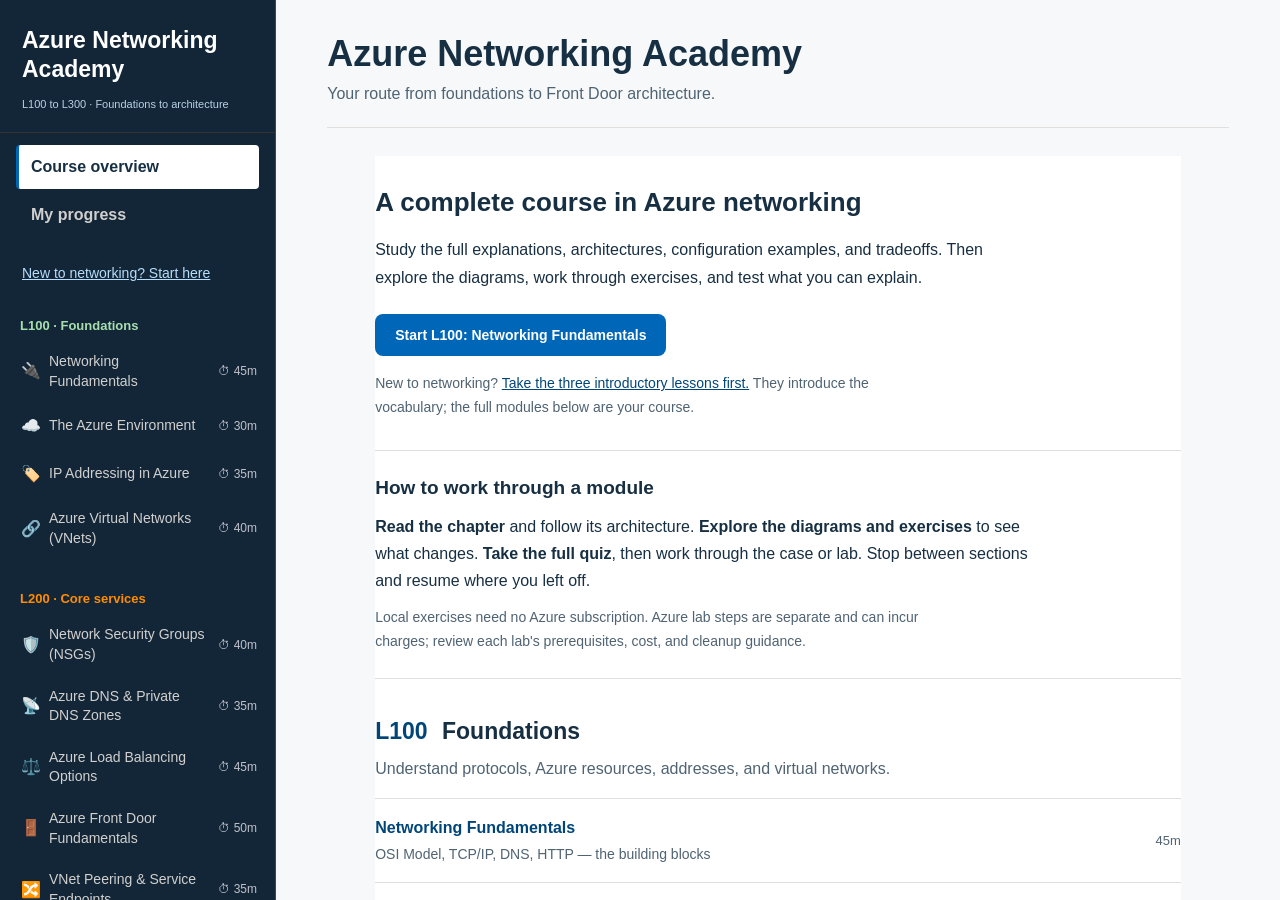
<file: index.html>
<!DOCTYPE html>
<html lang="en">
<head>
    <meta charset="UTF-8">
    <meta name="viewport" content="width=device-width, initial-scale=1.0">
    <meta http-equiv="Content-Security-Policy" content="default-src 'self'; script-src 'self'; style-src 'self' 'unsafe-inline'; img-src 'self' data:; font-src 'self'; connect-src 'self'; object-src 'none'; base-uri 'self'; form-action 'self'">
    <meta name="referrer" content="strict-origin-when-cross-origin">
    <meta name="theme-color" content="#122638">
    <title>Azure Networking Academy — L100 to L300</title>
    <link rel="manifest" href="manifest.webmanifest">
    <link rel="icon" href="icons/app-icon.svg" type="image/svg+xml">
    <link rel="stylesheet" href="css/styles.css?v=2026-10-modules-2">
    <link rel="stylesheet" href="css/learning.css?v=2026-10-modules-2">
    <link rel="stylesheet" href="css/diagrams.css?v=2026-10-modules-2">
    <link rel="stylesheet" href="css/module-academy.css?v=2026-10-modules-2">
    <link rel="stylesheet" href="css/illustrated-diagrams.css?v=2026-10-modules-2">
</head>
<!-- THESIS: restore full chapters and service-specific architecture, not micro-lessons.
     OWN-WORLD: the original navy curriculum rail, light reading panels, Azure-blue controls.
     STORY: choose a level, read a complete module, explore, assess, and apply.
     FIRST VIEWPORT: permanent desktop syllabus, one resume action, and real module topics.
     FORM: the user-confirmed original module workspace from 09b3f09, with teaching before cases. -->
<body class="module-academy">
    <a href="#content" class="skip-link">Skip to main content</a>
    <button id="mobileNavToggle" class="mobile-nav-toggle" aria-label="Open course contents" aria-controls="sidebar" aria-expanded="false">Contents</button>
    <button id="navBackdrop" class="nav-backdrop" type="button" data-app-action="close-mobile-nav" aria-label="Close navigation" hidden></button>
    <div id="app">
        <nav id="sidebar" aria-label="Course contents" aria-hidden="true" inert>
            <button id="mobileNavClose" class="sidebar-close" type="button" data-app-action="close-mobile-nav" aria-label="Close navigation">×</button>
            <div class="sidebar-header">
                <a class="module-brand" href="#today">Azure Networking<br>Academy</a>
                <p class="tagline">L100 to L300 · Foundations to architecture</p>
            </div>
            <div class="progress-overview">
                <div class="progress-bar-container"><div class="progress-bar" id="overallProgress"></div></div>
                <span class="progress-text" id="overallProgressText">No reading recorded</span>
            </div>
            <div class="workspace-nav" aria-label="Learning destinations">
                <a href="#today" data-destination="today">Course overview</a>
                <a href="#more" data-destination="more">My progress</a>
            </div>
            <div class="module-curriculum-nav">
                <a class="starter-link" href="#start?lesson=0">New to networking? Start here</a>
                <section class="nav-section"><h2 class="nav-level level-100">L100 · Foundations</h2><ul id="nav-level-100"></ul></section>
                <section class="nav-section"><h2 class="nav-level level-200">L200 · Core services</h2><ul id="nav-level-200"></ul></section>
                <section class="nav-section"><h2 class="nav-level level-300">L300 · Applied depth</h2><ul id="nav-level-300"></ul></section>
            </div>
            <div class="sidebar-footer">
                <button id="openSearch" class="btn-search" title="Search (Ctrl+K)" aria-label="Search modules and topics">Search modules and topics</button>
                <details class="backup-controls"><summary>Backups and reset</summary>
                    <button id="exportProgress" class="btn-export">Export progress</button>
                    <button id="importProgress" class="btn-import">Import progress</button>
                    <button id="resetProgress" class="btn-reset">Reset progress</button>
                    <input type="file" id="importFile" accept=".json" hidden>
                </details>
            </div>
        </nav>
        <main id="content">
            <section id="storageNotice" class="storage-notice" role="alert" hidden></section>
            <div id="destinationView" class="view learning-surface"></div>
            <div id="dashboard" class="view active">
                <header class="module-page-header"><h1>Azure Networking Academy</h1><p>Your route from foundations to Front Door architecture.</p></header>
                <section id="masteryDashboard" class="mastery-dashboard" aria-label="Course and learning progress"></section>
            </div>
            <div id="moduleView" class="view">
                <div class="module-header">
                    <button class="btn-back" data-app-action="show-dashboard">← Course overview</button>
                    <div class="module-title-area"><span class="module-level-badge" id="moduleLevelBadge"></span><h1 id="moduleTitle"></h1></div>
                    <div class="module-progress-indicator"><span id="moduleSectionProgress"></span></div>
                </div>
                <section id="unitHeading" hidden></section>
                <nav class="module-tabs" aria-label="Module activities">
                    <button class="tab active" type="button" data-app-action="switch-tab" data-tab="learn" aria-current="page">Learn</button>
                    <button class="tab" type="button" data-app-action="switch-tab" data-tab="diagrams">Diagrams</button>
                    <button class="tab" type="button" data-app-action="switch-tab" data-tab="interactive">Exercises</button>
                    <button class="tab" type="button" data-app-action="switch-tab" data-tab="quiz">Quiz</button>
                    <button class="tab" type="button" data-app-action="switch-tab" data-tab="lab">Lab</button>
                </nav>
                <div class="module-workspace">
                    <details id="sectionOutline" class="section-outline" hidden><summary>In this module</summary><ol id="sectionOutlineList"></ol></details>
                    <div class="module-content">
                        <div id="tab-learn" class="tab-content active"></div>
                        <div id="tab-diagrams" class="tab-content"></div>
                        <div id="tab-interactive" class="tab-content"></div>
                        <div id="tab-quiz" class="tab-content"></div>
                        <div id="tab-lab" class="tab-content"></div>
                        <div id="tab-check" class="tab-content">
                            <h2>Applied explanation and review</h2>
                            <div id="quickCheckHost" hidden></div>
                            <div id="coachingHost" hidden></div>
                            <details id="furtherStudy" open><summary>Learning evidence</summary>
                                <section id="masteryPanel" class="mastery-panel" aria-label="Learning evidence"></section>
                            </details>
                        </div>
                        <div id="tab-try" class="tab-content"></div>
                        <div id="tab-reference" class="tab-content"></div>
                        <button id="nextLessonStep" type="button" class="btn-primary" data-app-action="switch-tab" data-tab="diagrams" hidden>Explore diagrams</button>
                    </div>
                </div>
                <div class="module-navigation">
                    <button class="btn-secondary" id="prevModule" data-app-action="prev-module">← Previous module</button>
                    <button class="btn-primary" id="completeModule" data-app-action="complete-module">Save reading</button>
                    <button class="btn-secondary" id="nextModule" data-app-action="next-module">Next module →</button>
                </div>
            </div>
        </main>
    </div>
    <nav class="bottom-nav" aria-label="Primary navigation">
        <button type="button" class="bottom-nav-item" data-app-action="navigate-destination" data-destination="today">Course</button>
        <button type="button" class="bottom-nav-item" data-app-action="open-search">Search</button>
        <button type="button" class="bottom-nav-item" data-app-action="navigate-destination" data-destination="more">Progress</button>
    </nav>
    <div id="toast" class="toast" role="status" aria-live="polite"></div>
    <div id="searchPalette" class="search-palette" role="dialog" aria-modal="true" aria-label="Search modules" hidden>
        <div class="search-palette-backdrop" data-app-action="close-search"></div>
        <div class="search-palette-inner">
            <input id="searchInput" type="search" autocomplete="off" placeholder="Search modules, topics, tags…" aria-label="Search">
            <ul id="searchResults" class="search-results" role="listbox"></ul>
            <div class="search-hint">Arrow keys to navigate · Enter to open · Escape to close</div>
        </div>
    </div>
    <dialog id="diagnosticDialog" class="diagnostic-dialog" aria-labelledby="diagnosticTitle">
        <div class="diagnostic-dialog-head"><h2 id="diagnosticTitle">Find your starting point</h2><button type="button" class="icon-button" data-mastery-action="close-diagnostic" aria-label="Close diagnostic">×</button></div>
        <p>Answer from memory. This recommends where to begin; it does not lock any module.</p>
        <form id="diagnosticForm" class="diagnostic-form"></form>
        <p id="diagnosticFeedback" role="status"></p>
        <div class="diagnostic-actions"><button type="button" class="btn-secondary" data-mastery-action="close-diagnostic">Cancel</button><button type="button" class="btn-primary" data-mastery-action="submit-diagnostic">Get recommendation</button></div>
    </dialog>
    <script src="js/progress.js?v=2026-10-modules-2"></script>
    <script src="js/ui-state.js?v=2026-10-modules-2"></script>
    <script src="js/today-engine.js?v=2026-10-modules-2"></script>
    <script src="js/modules-100.js?v=2026-10-modules-2"></script>
    <script src="js/modules-200.js?v=2026-10-modules-2"></script>
    <script src="js/modules-300.js?v=2026-10-modules-2"></script>
    <script src="js/modules-extras.js?v=2026-10-modules-2"></script>
    <script src="js/mastery-content.js?v=2026-10-modules-2"></script>
    <script src="js/learning-content.js?v=2026-10-modules-2"></script>
    <script src="js/quiz-engine.js?v=2026-10-modules-2"></script>
    <script src="js/interactive.js?v=2026-10-modules-2"></script>
    <script src="js/lab-engine.js?v=2026-10-modules-2"></script>
    <script src="js/diagram-models.js?v=2026-10-modules-2"></script>
    <script src="js/diagram-afd.js?v=2026-10-modules-2"></script>
    <script src="js/diagrams.js?v=2026-10-modules-2"></script>
    <script src="js/illustrated-diagrams.js?v=2026-10-modules-2"></script>
    <script src="js/mastery-engine.js?v=2026-10-modules-2"></script>
    <script src="js/learning-engine.js?v=2026-10-modules-2"></script>
    <script src="js/beginner.js?v=2026-10-modules-2"></script>
    <script src="js/unit-content.js?v=2026-10-modules-2"></script>
    <script src="js/unit-engine.js?v=2026-10-modules-2"></script>
    <script src="js/course-depth.js?v=2026-10-modules-2"></script>
    <script src="js/module-academy.js?v=2026-10-modules-2"></script>
    <script src="js/app.js?v=2026-10-modules-2"></script>
</body>
</html>
</file>
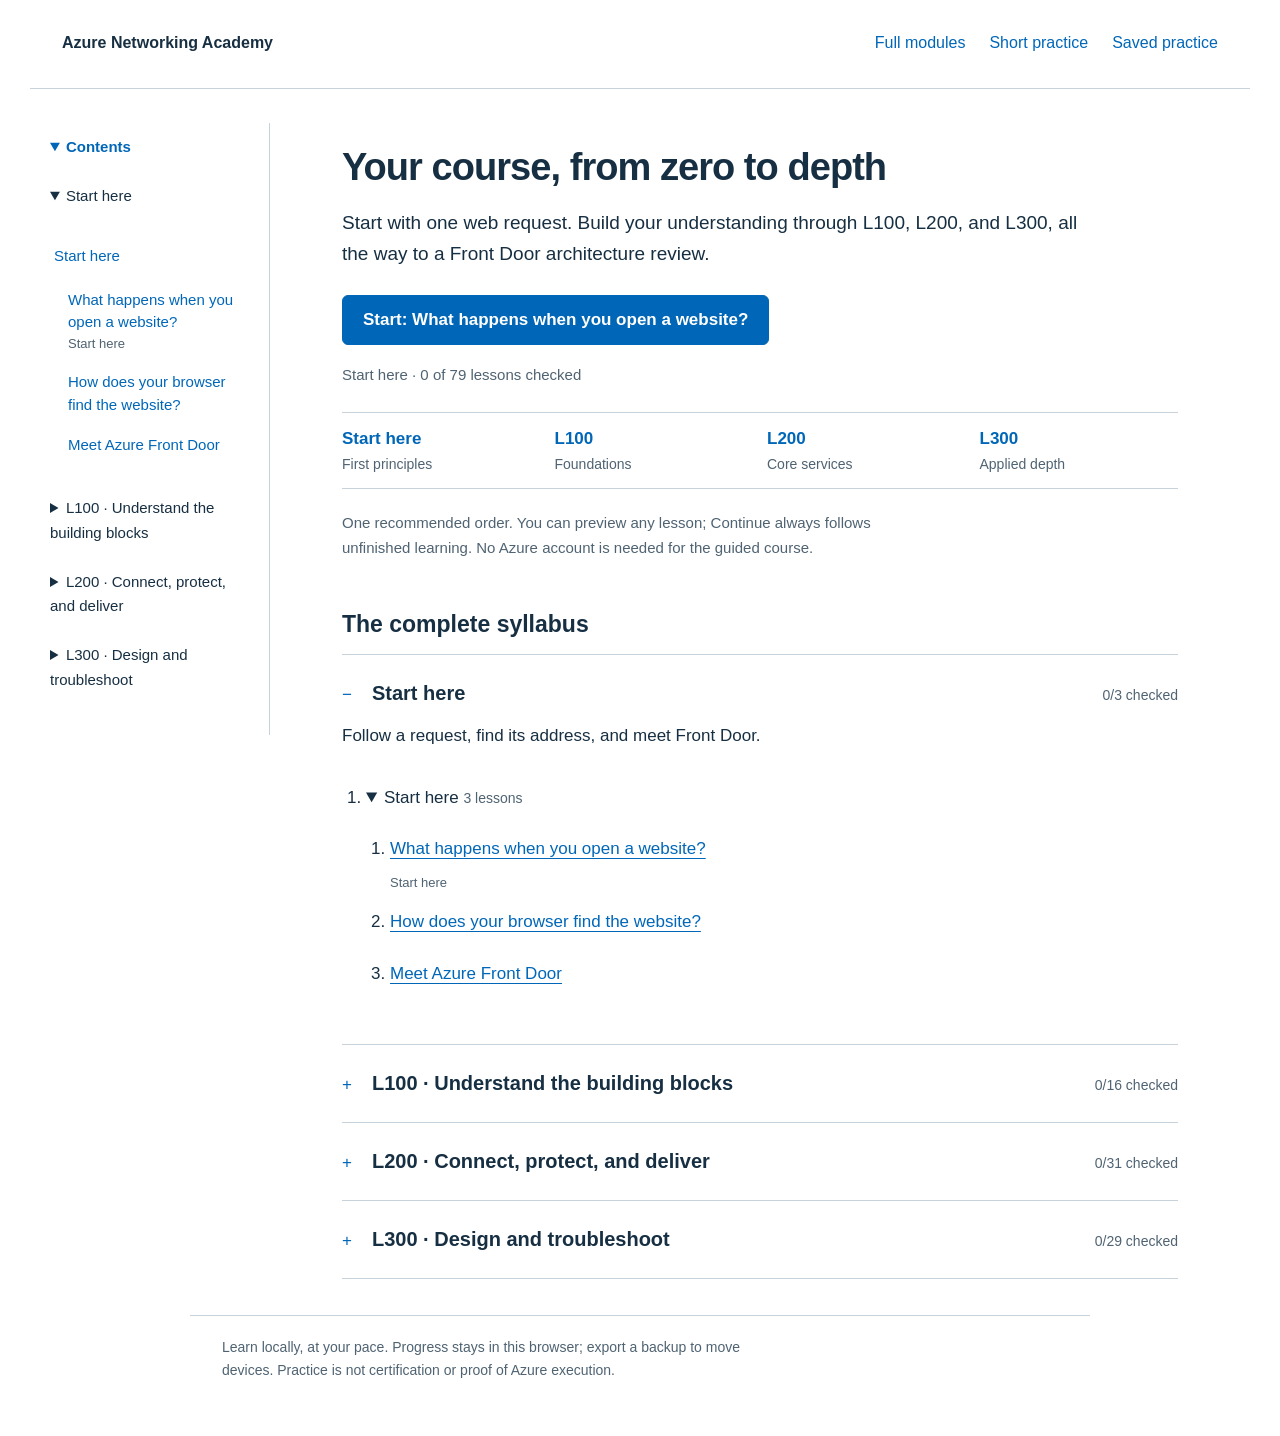
<file: course.html>
<!DOCTYPE html>
<html lang="en">
<head>
    <meta charset="UTF-8">
    <meta name="viewport" content="width=device-width, initial-scale=1">
    <meta http-equiv="Content-Security-Policy" content="default-src 'self'; script-src 'self'; style-src 'self'; object-src 'none'; base-uri 'self'">
    <title>Continue in the complete academy</title>
    <link rel="stylesheet" href="css/guided-course.css?v=2026-10-modules-2">
    <script defer src="js/course-entry.js?v=2026-10-modules-2"></script>
</head>
<body><main><h1>The pilot is now part of the complete course</h1><p><a href="index.html">Open the integrated academy</a>. Your saved pilot checks are preserved.</p></main></body>
</html>
</file>
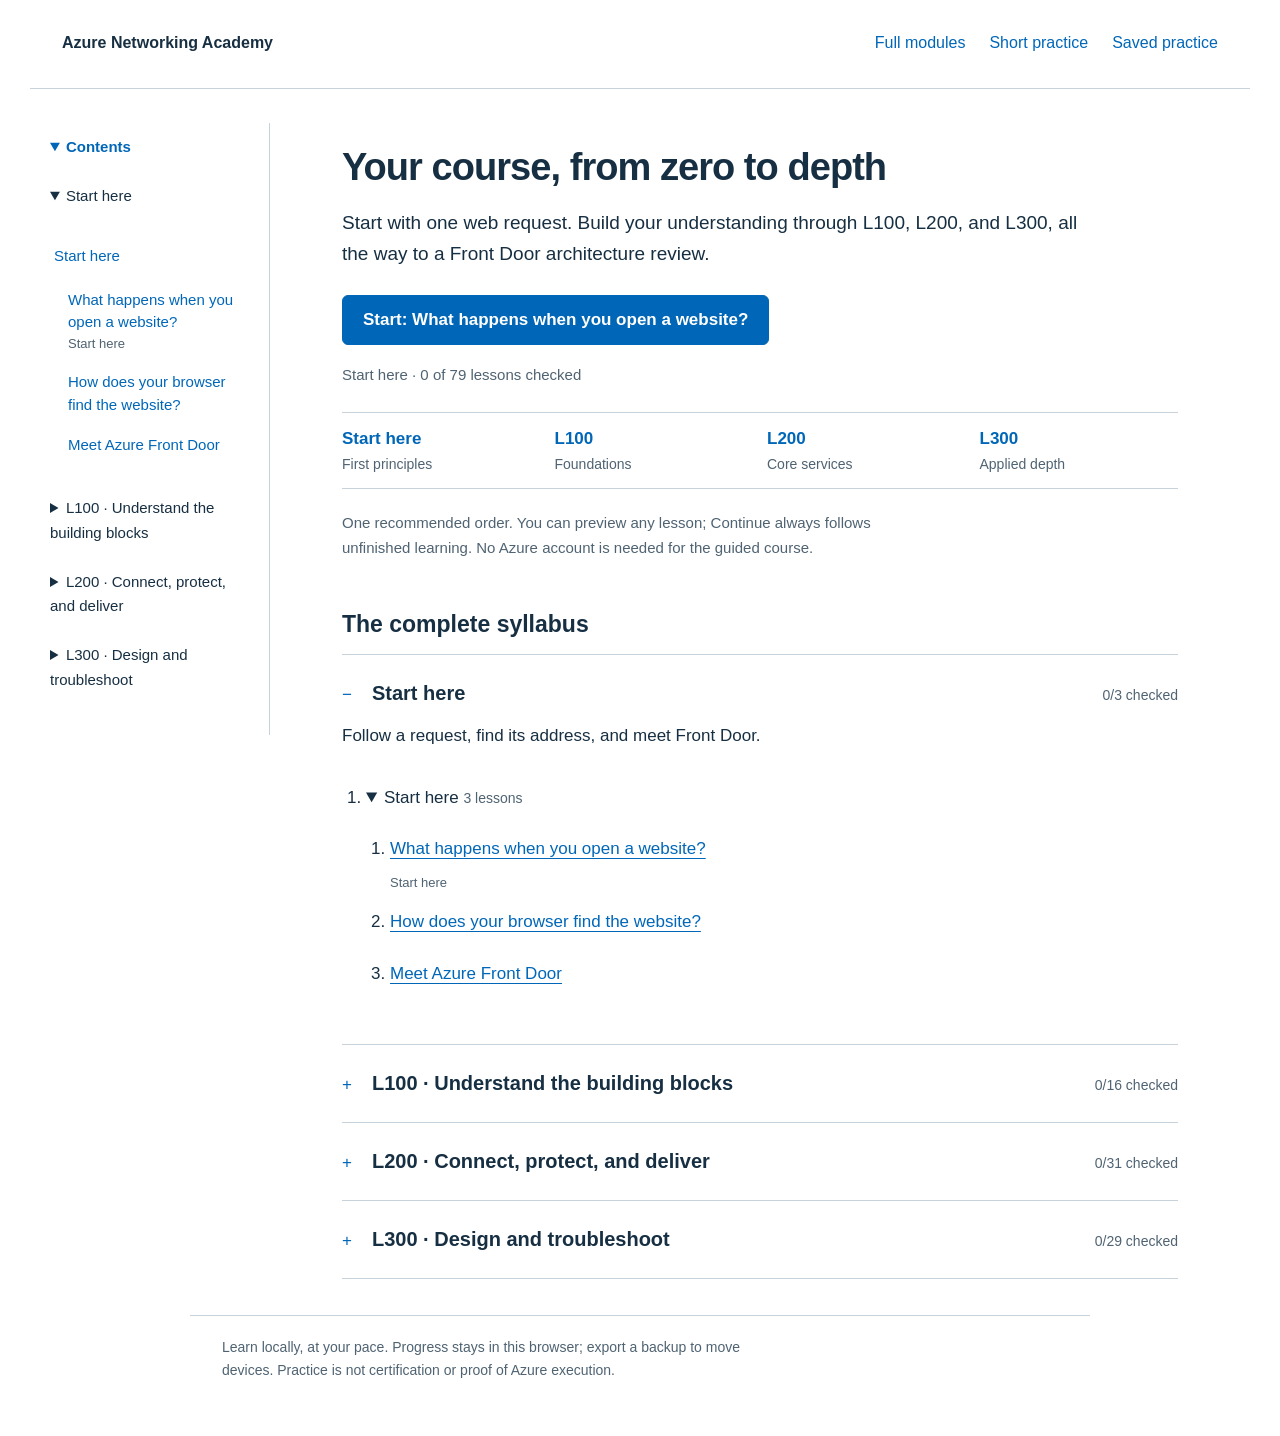
<file: guided.html>
<!DOCTYPE html>
<html lang="en">
<head>
    <meta charset="UTF-8">
    <meta name="viewport" content="width=device-width, initial-scale=1">
    <meta http-equiv="Content-Security-Policy" content="default-src 'self'; script-src 'self'; style-src 'self'; img-src 'self' data:; font-src 'self'; connect-src 'self'; object-src 'none'; base-uri 'self'; form-action 'self'">
    <meta name="referrer" content="strict-origin-when-cross-origin">
    <meta name="theme-color" content="#0067b8">
    <title>Azure Networking Academy — Short-course practice archive</title>
    <link rel="manifest" href="manifest.webmanifest">
    <link rel="icon" href="icons/app-icon.svg" type="image/svg+xml">
    <link rel="stylesheet" href="css/guided-course.css?v=2026-10-modules-2">
    <link rel="stylesheet" href="css/course.css?v=2026-10-modules-2">
</head>
<!-- THESIS: One complete course, not a collection of learning tools.
     OWN-WORLD: White reading pages, navy text, Azure-blue actions, labelled connections.
     STORY: Start from zero, learn an idea, inspect evidence, check it, continue through L300.
     FIRST VIEWPORT: Course identity, one Start/Continue action, then the complete level outline.
     FORM: User-approved continuous lessons with collapsible syllabus; no lesson tabs or nested simulator.
     Read mode. Preserve legacy evidence without claiming new checks or Azure execution. -->
<body>
    <a class="course-skip" href="#course">Skip to lesson</a>
    <header class="course-header">
        <a href="#" class="course-brand">Azure Networking Academy</a>
        <nav aria-label="Primary navigation"><a href="index.html">Full modules</a><a href="#">Short practice</a><a href="#progress">Saved practice</a></nav>
    </header>
    <section id="save-notice" class="save-notice" role="alert" hidden>
        <p id="save-message"></p>
        <button data-course-action="retry">Retry saving</button>
        <button data-course-action="export">Download backup</button>
    </section>
    <div class="course-layout">
        <aside id="course-navigation" hidden></aside>
        <main id="course" tabindex="-1"><h1>Loading your course</h1><p>If loading does not finish, reload the page. Your saved progress is not reset.</p></main>
    </div>
    <noscript><p class="course-no-script">Enable JavaScript to use the guided course and save progress.</p></noscript>
    <footer class="course-footer"><p>Learn locally, at your pace. Progress stays in this browser; export a backup to move devices. Practice is not certification or proof of Azure execution.</p></footer>
    <script src="js/progress.js?v=2026-10-modules-2"></script>
    <script src="js/modules-100.js?v=2026-10-modules-2"></script>
    <script src="js/modules-200.js?v=2026-10-modules-2"></script>
    <script src="js/modules-300.js?v=2026-10-modules-2"></script>
    <script src="js/modules-extras.js?v=2026-10-modules-2"></script>
    <script src="js/unit-content.js?v=2026-10-modules-2"></script>
    <script src="js/diagram-models.js?v=2026-10-modules-2"></script>
    <script src="js/diagram-afd.js?v=2026-10-modules-2"></script>
    <script src="js/diagrams.js?v=2026-10-modules-2"></script>
    <script src="js/guided-course.js?v=2026-10-modules-2"></script>
    <script src="js/course-cases.js?v=2026-10-modules-2"></script>
    <script src="js/course-depth.js?v=2026-10-modules-2"></script>
    <script src="js/course-curriculum.js?v=2026-10-modules-2"></script>
    <script src="js/course-visuals.js?v=2026-10-modules-2"></script>
    <script src="js/course-app.js?v=2026-10-modules-2"></script>
</body>
</html>
</file>
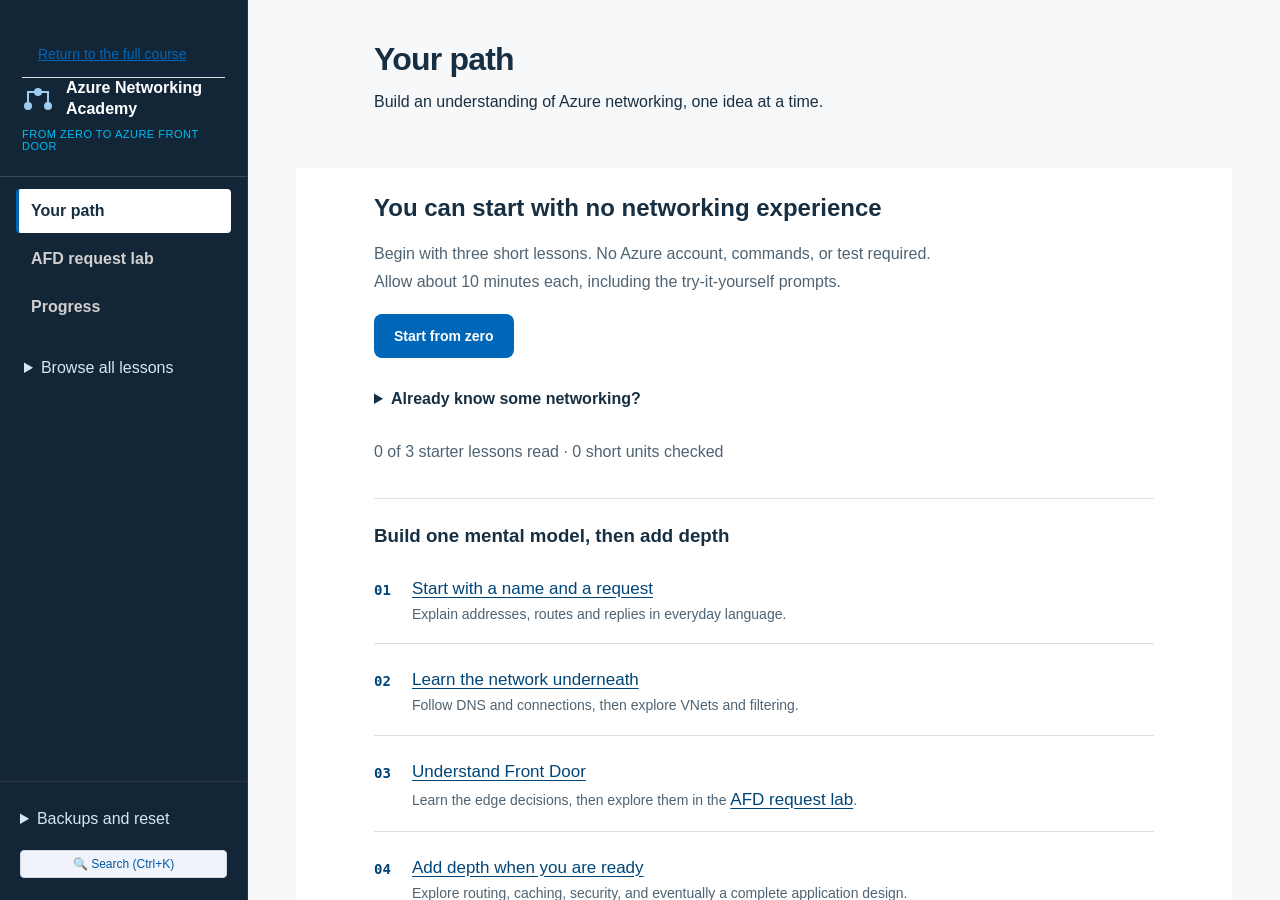
<file: reference.html>
<!DOCTYPE html>
<html lang="en">
<head>
    <meta charset="UTF-8">
    <meta name="viewport" content="width=device-width, initial-scale=1.0">
    <meta http-equiv="Content-Security-Policy" content="default-src 'self'; script-src 'self'; style-src 'self' 'unsafe-inline'; img-src 'self' data:; font-src 'self'; connect-src 'self'; object-src 'none'; base-uri 'self'; form-action 'self'">
    <meta name="referrer" content="strict-origin-when-cross-origin">
    <meta name="theme-color" content="#0078d4">
    <title>Azure Networking Academy — From zero to Front Door</title>
    <link rel="manifest" href="manifest.webmanifest">
    <link rel="stylesheet" href="css/styles.css?v=2026-10-modules-2">
    <link rel="stylesheet" href="css/learning.css?v=2026-10-modules-2">
    <link rel="stylesheet" href="css/diagrams.css?v=2026-10-modules-2">
    <link rel="icon" href="icons/app-icon.svg" type="image/svg+xml">
</head>
<!-- Direction contract: a calm networking field guide, not a dashboard. Read/Operate
     mode: one concept, one causal visual, one action, then feedback. Light paper,
     navy structure, Azure-blue actions, restrained rules, no decorative animation.
     Technical references remain available without competing with the next step. -->
<body class="field-guide">
    <a href="#content" class="skip-link">Skip to main content</a>
    <button id="mobileNavToggle" class="mobile-nav-toggle" aria-label="Open navigation" aria-controls="sidebar" aria-expanded="false">☰</button>
    <button id="navBackdrop" class="nav-backdrop" type="button" data-app-action="close-mobile-nav" aria-label="Close navigation" hidden></button>
    <div id="app">
        <!-- Sidebar Navigation -->
        <nav id="sidebar" aria-hidden="true" inert>
            <button id="mobileNavClose" class="sidebar-close" type="button" data-app-action="close-mobile-nav" aria-label="Close navigation" title="Close navigation">×</button>
            <div class="sidebar-header">
                <a class="archive-return" href="index.html#continue">Return to the full course</a>
                <div class="logo">
                    <svg class="logo-icon" width="32" height="32" viewBox="0 0 32 32" aria-hidden="true"><path d="M6 23V9h20v14" fill="none" stroke="currentColor" stroke-width="2"/><circle cx="6" cy="23" r="4" fill="currentColor"/><circle cx="26" cy="23" r="4" fill="currentColor"/><circle cx="16" cy="9" r="4" fill="currentColor"/></svg>
                    <h1>Azure Networking<br>Academy</h1>
                </div>
                <p class="tagline">From zero to Azure Front Door</p>
            </div>

            <div class="progress-overview">
                <div class="progress-bar-container">
                    <div class="progress-bar" id="overallProgress"></div>
                </div>
                <span class="progress-text" id="overallProgressText">0% Complete</span>
            </div>

            <div class="workspace-nav" aria-label="Learning destinations">
                <a href="#today" data-destination="today">Your path</a>
                <a href="#visual-lab" data-destination="visual-lab">AFD request lab</a>
                <a href="#more" data-destination="more">Progress</a>
            </div>

            <details class="curriculum-nav">
                <summary>Browse all lessons</summary>
                <a class="starter-link" href="#start?lesson=0">Level 0: Start from zero</a>
            <div class="nav-section">
                <h2 class="nav-level level-100">Foundations</h2>
                <ul id="nav-level-100"></ul>
            </div>
            <div class="nav-section">
                <h2 class="nav-level level-200">Azure networking</h2>
                <ul id="nav-level-200"></ul>
            </div>
            <div class="nav-section">
                <h2 class="nav-level level-300">Deeper understanding</h2>
                <ul id="nav-level-300"></ul>
            </div>
            </details>

            <div class="sidebar-footer">
                <details class="backup-controls"><summary>Backups and reset</summary>
                <button id="resetProgress" class="btn-reset" title="Reset all progress" aria-label="Reset all progress">↺ Reset Progress</button>
                <button id="exportProgress" class="btn-export" title="Export progress" aria-label="Export progress">⬇ Export</button>
                <button id="importProgress" class="btn-import" title="Import progress" aria-label="Import progress">⬆ Import</button>
                <input type="file" id="importFile" accept=".json" style="display:none">
                </details>
                <button id="openSearch" class="btn-search" title="Search (Ctrl+K)" aria-label="Search modules and topics">🔍 Search (Ctrl+K)</button>
            </div>
        </nav>

        <!-- Main Content Area -->
        <main id="content">
            <section id="storageNotice" class="storage-notice" role="alert" hidden></section>
            <div id="destinationView" class="view learning-surface"></div>
            <!-- Dashboard (shown by default) -->
            <div id="dashboard" class="view active">
                <header class="academy-identity networking-identity">
                    <div><h1>Your path</h1><p>Build an understanding of Azure networking, one idea at a time.</p></div>
                </header>

                <section id="masteryDashboard" class="mastery-dashboard" aria-label="Learning route and mastery progress"></section>
            </div>

            <!-- Module View (shown when a module is selected) -->
            <div id="moduleView" class="view">
                <div class="module-header">
                    <button class="btn-back" data-app-action="show-dashboard">← Back</button>
                    <div class="module-title-area">
                        <span class="module-level-badge" id="moduleLevelBadge"></span>
                        <h1 id="moduleTitle"></h1>
                    </div>
                    <div class="module-progress-indicator">
                        <span id="moduleSectionProgress">Section 1 of 5</span>
                    </div>
                </div>

                <section id="unitHeading" class="unit-heading" aria-label="Current learning unit"></section>
                <nav class="lesson-steps" aria-label="Lesson steps">
                    <button type="button" data-app-action="switch-tab" data-tab="learn">1 Learn</button>
                    <button type="button" data-app-action="switch-tab" data-tab="try">2 Try it</button>
                    <button type="button" data-app-action="switch-tab" data-tab="check">3 Quick check</button>
                </nav>

                <div class="module-workspace">
                    <details id="sectionOutline" class="section-outline" hidden>
                        <summary>In this lesson</summary>
                        <ol id="sectionOutlineList"></ol>
                    </details>
                    <div class="module-content">
                        <div id="tab-learn" class="tab-content active"></div>
                        <div id="tab-diagrams" class="tab-content"></div>
                        <div id="tab-try" class="tab-content"></div>
                        <div id="tab-interactive" class="tab-content"></div>
                        <div id="tab-check" class="tab-content">
                            <div id="quickCheckHost"></div>
                            <div id="coachingHost"></div>
                            <details id="furtherStudy" class="further-study">
                                <summary>Go deeper (optional)</summary>
                                <p>These tools are for extra practice, not requirements for finishing the reading.</p>
                                <div class="learning-actions">
                                    <button type="button" class="btn-secondary" data-app-action="switch-tab" data-tab="quiz">Full module quiz</button>
                                    <button type="button" class="btn-secondary" data-app-action="switch-tab" data-tab="lab">Case practice and optional Azure lab</button>
                                    <button type="button" class="btn-secondary" data-app-action="open-evidence" data-evidence-target="transfer">Record an applied explanation</button>
                                    <button type="button" class="btn-secondary" data-app-action="open-evidence" data-evidence-target="review">Review schedule</button>
                                </div>
                                <section id="masteryPanel" class="mastery-panel" aria-label="Optional skill evidence" hidden></section>
                            </details>
                        </div>
                        <div id="tab-quiz" class="tab-content"></div>
                        <div id="tab-lab" class="tab-content"></div>
                        <div id="tab-reference" class="tab-content"></div>
                        <button id="nextLessonStep" type="button" class="btn-primary" data-app-action="switch-tab" data-tab="try">Continue to Try it</button>
                        <details class="unit-reference-access">
                            <summary>Reference and extra practice</summary>
                            <p>The full technical material is here when you need more depth. It is not required before your next unit.</p>
                            <div class="learning-actions">
                                <button type="button" class="btn-secondary" data-app-action="switch-tab" data-tab="reference">Full module reference</button>
                                <button type="button" class="btn-secondary" data-app-action="switch-tab" data-tab="interactive">Extra exercises</button>
                                <button type="button" class="btn-secondary" data-app-action="switch-tab" data-tab="quiz">Full module quiz</button>
                                <button type="button" class="btn-secondary" data-app-action="switch-tab" data-tab="lab">Optional case and Azure lab</button>
                            </div>
                        </details>
                    </div>
                </div>

                <div class="module-navigation">
                    <button class="btn-secondary" id="prevModule" data-app-action="prev-module">← Previous Module</button>
                    <button class="btn-primary" id="completeModule" data-app-action="complete-module">Done reading</button>
                    <button class="btn-secondary" id="nextModule" data-app-action="next-module">Next Module →</button>
                </div>
            </div>
        </main>
    </div>

    <nav class="bottom-nav" aria-label="Primary navigation">
        <button type="button" class="bottom-nav-item active" data-app-action="navigate-destination" data-destination="today"><span>Your path</span></button>
        <button type="button" class="bottom-nav-item" data-app-action="navigate-destination" data-destination="visual-lab"><span>AFD lab</span></button>
        <button type="button" class="bottom-nav-item" data-app-action="navigate-destination" data-destination="more"><span>Progress</span></button>
    </nav>

    <!-- Toast Notification -->
    <div id="toast" class="toast" role="status" aria-live="polite"></div>

    <!-- Search Palette (Ctrl+K) -->
    <div id="searchPalette" class="search-palette" role="dialog" aria-modal="true" aria-label="Search modules" hidden>
        <div class="search-palette-backdrop" data-app-action="close-search"></div>
        <div class="search-palette-inner">
            <input id="searchInput" type="search" autocomplete="off" placeholder="Search modules, topics, tags…" aria-label="Search">
            <ul id="searchResults" class="search-results" role="listbox"></ul>
            <div class="search-hint">↑↓ to navigate · Enter to open · Esc to close</div>
        </div>
    </div>

    <dialog id="diagnosticDialog" class="diagnostic-dialog" aria-labelledby="diagnosticTitle">
        <div class="diagnostic-dialog-head">
            <div><p class="mastery-eyebrow">Starting point</p><h2 id="diagnosticTitle">Azure networking mastery diagnostic</h2></div>
            <button type="button" class="icon-button" data-mastery-action="close-diagnostic" aria-label="Close diagnostic">×</button>
        </div>
        <p>Answer from memory. The result recommends where to begin; it does not block any module.</p>
        <form id="diagnosticForm" class="diagnostic-form"></form>
        <p id="diagnosticFeedback" role="status" aria-live="polite"></p>
        <div class="diagnostic-actions">
            <button type="button" class="btn-secondary" data-mastery-action="close-diagnostic">Cancel</button>
            <button type="button" class="btn-primary" data-mastery-action="submit-diagnostic">Get recommendation</button>
        </div>
    </dialog>

    <!-- Scripts -->
    <script src="js/progress.js?v=2026-10-modules-2"></script>
    <script src="js/ui-state.js?v=2026-10-modules-2"></script>
    <script src="js/today-engine.js?v=2026-10-modules-2"></script>
    <script src="js/modules-100.js?v=2026-10-modules-2"></script>
    <script src="js/modules-200.js?v=2026-10-modules-2"></script>
    <script src="js/modules-300.js?v=2026-10-modules-2"></script>
    <script src="js/modules-extras.js?v=2026-10-modules-2"></script>
    <script src="js/mastery-content.js?v=2026-10-modules-2"></script>
    <script src="js/learning-content.js?v=2026-10-modules-2"></script>
    <script src="js/quiz-engine.js?v=2026-10-modules-2"></script>
    <script src="js/interactive.js?v=2026-10-modules-2"></script>
    <script src="js/lab-engine.js?v=2026-10-modules-2"></script>
    <script src="js/diagram-models.js?v=2026-10-modules-2"></script>
    <script src="js/diagram-afd.js?v=2026-10-modules-2"></script>
    <script src="js/diagrams.js?v=2026-10-modules-2"></script>
    <script src="js/mastery-engine.js?v=2026-10-modules-2"></script>
    <script src="js/learning-engine.js?v=2026-10-modules-2"></script>
    <script src="js/beginner.js?v=2026-10-modules-2"></script>
    <script src="js/unit-content.js?v=2026-10-modules-2"></script>
    <script src="js/unit-engine.js?v=2026-10-modules-2"></script>
    <script src="js/app.js?v=2026-10-modules-2"></script>
</body>
</html>
</file>
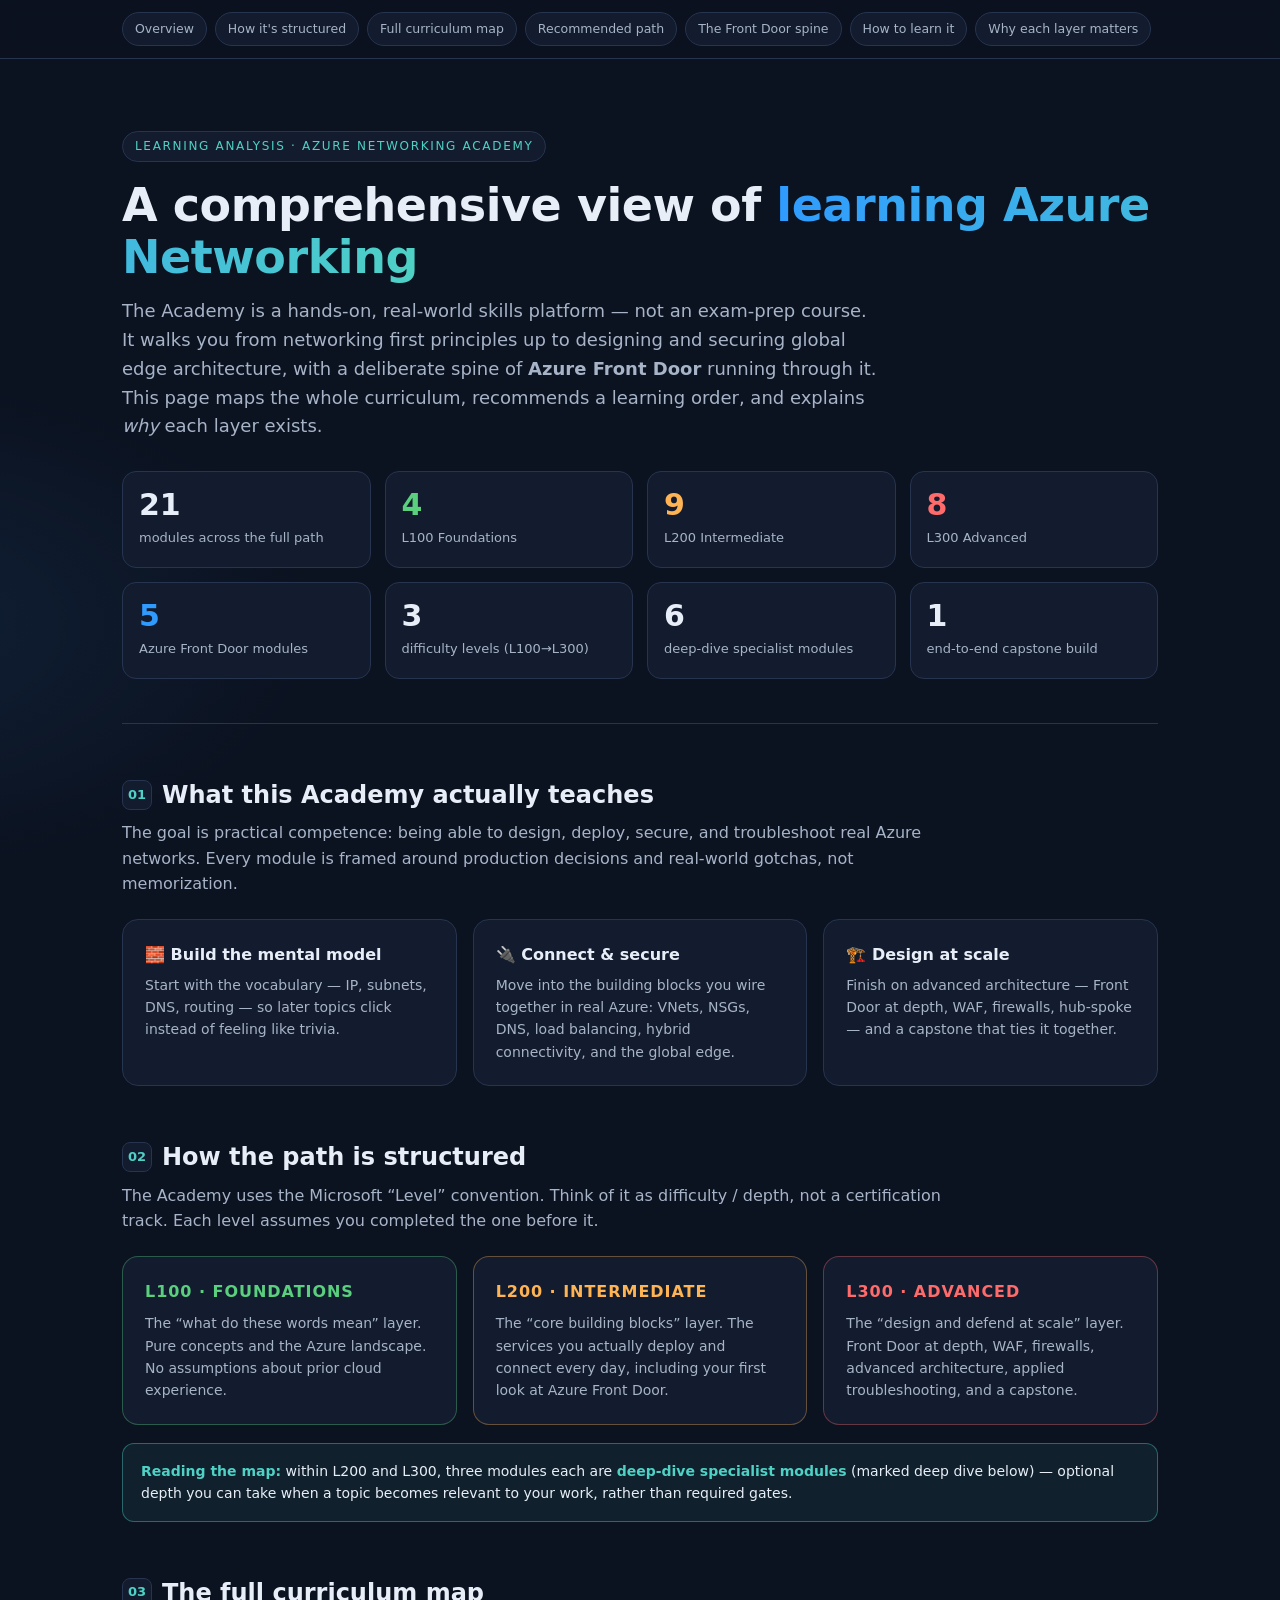
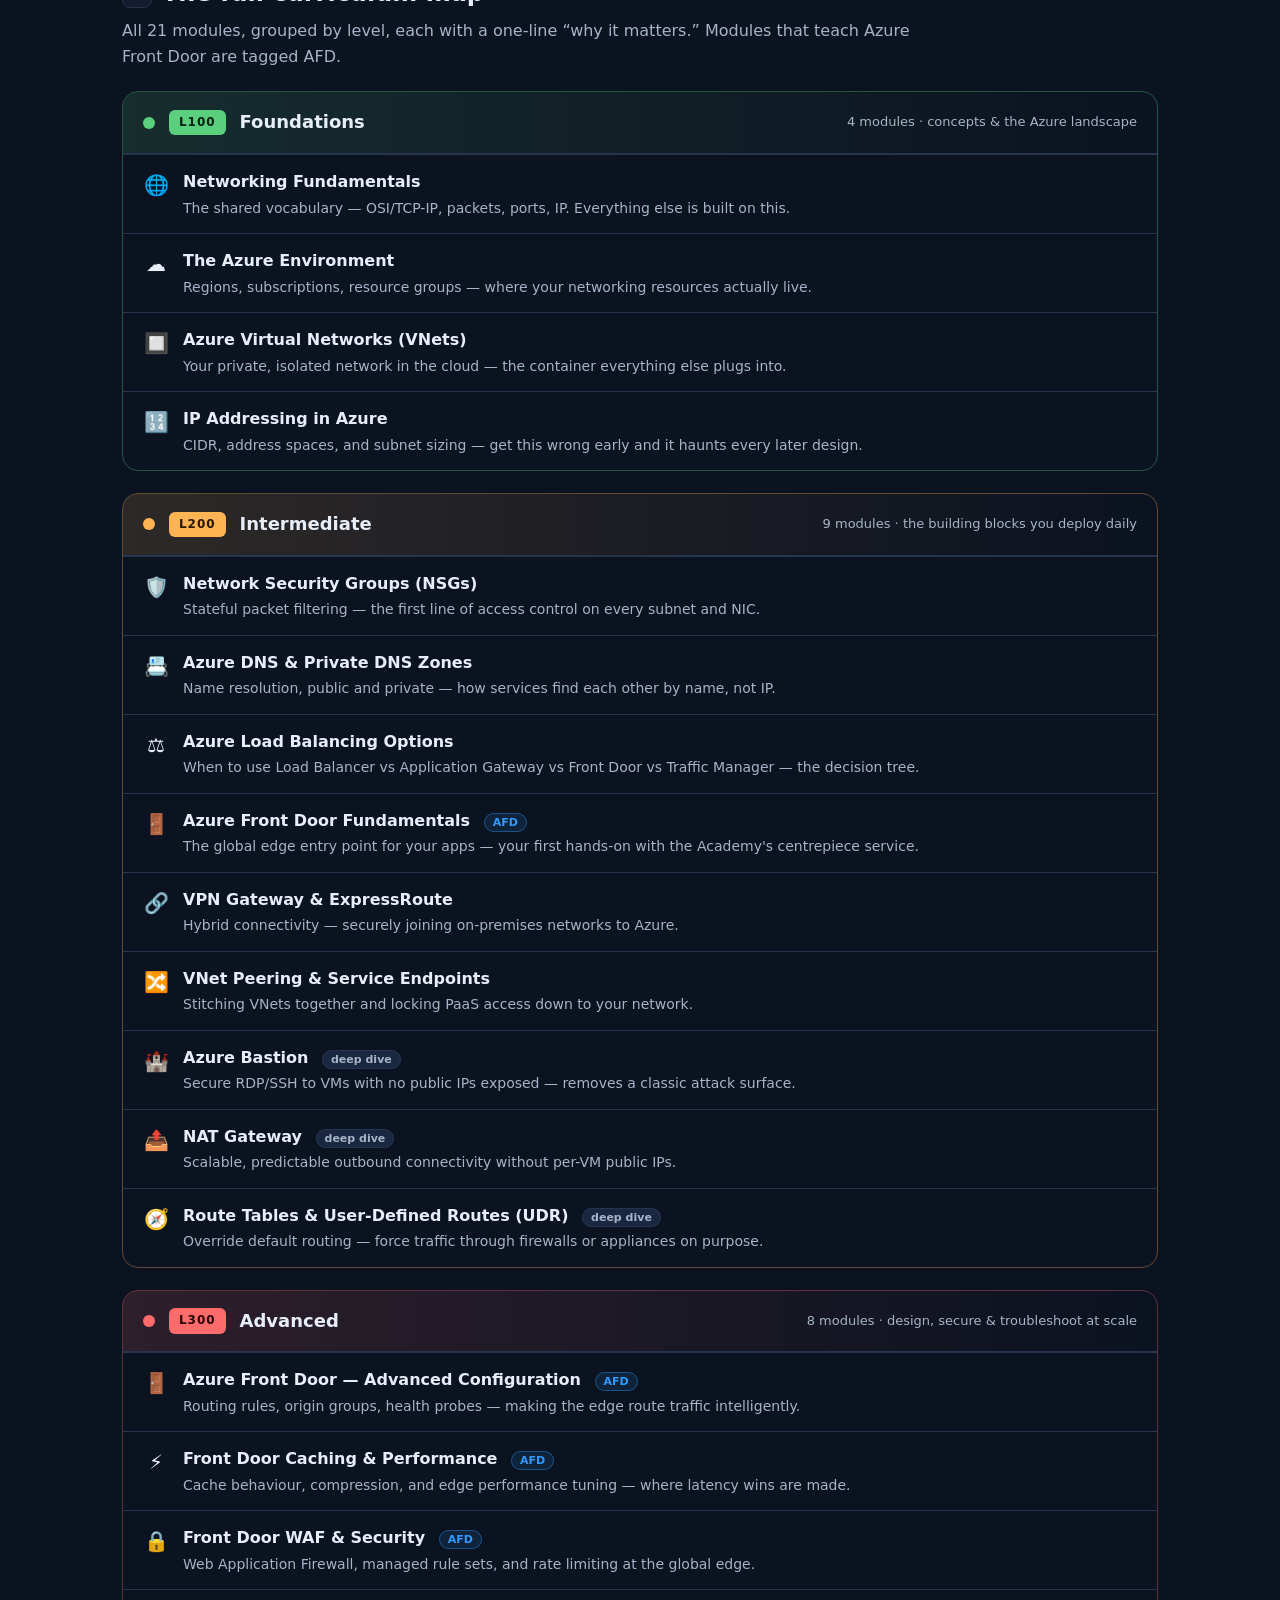
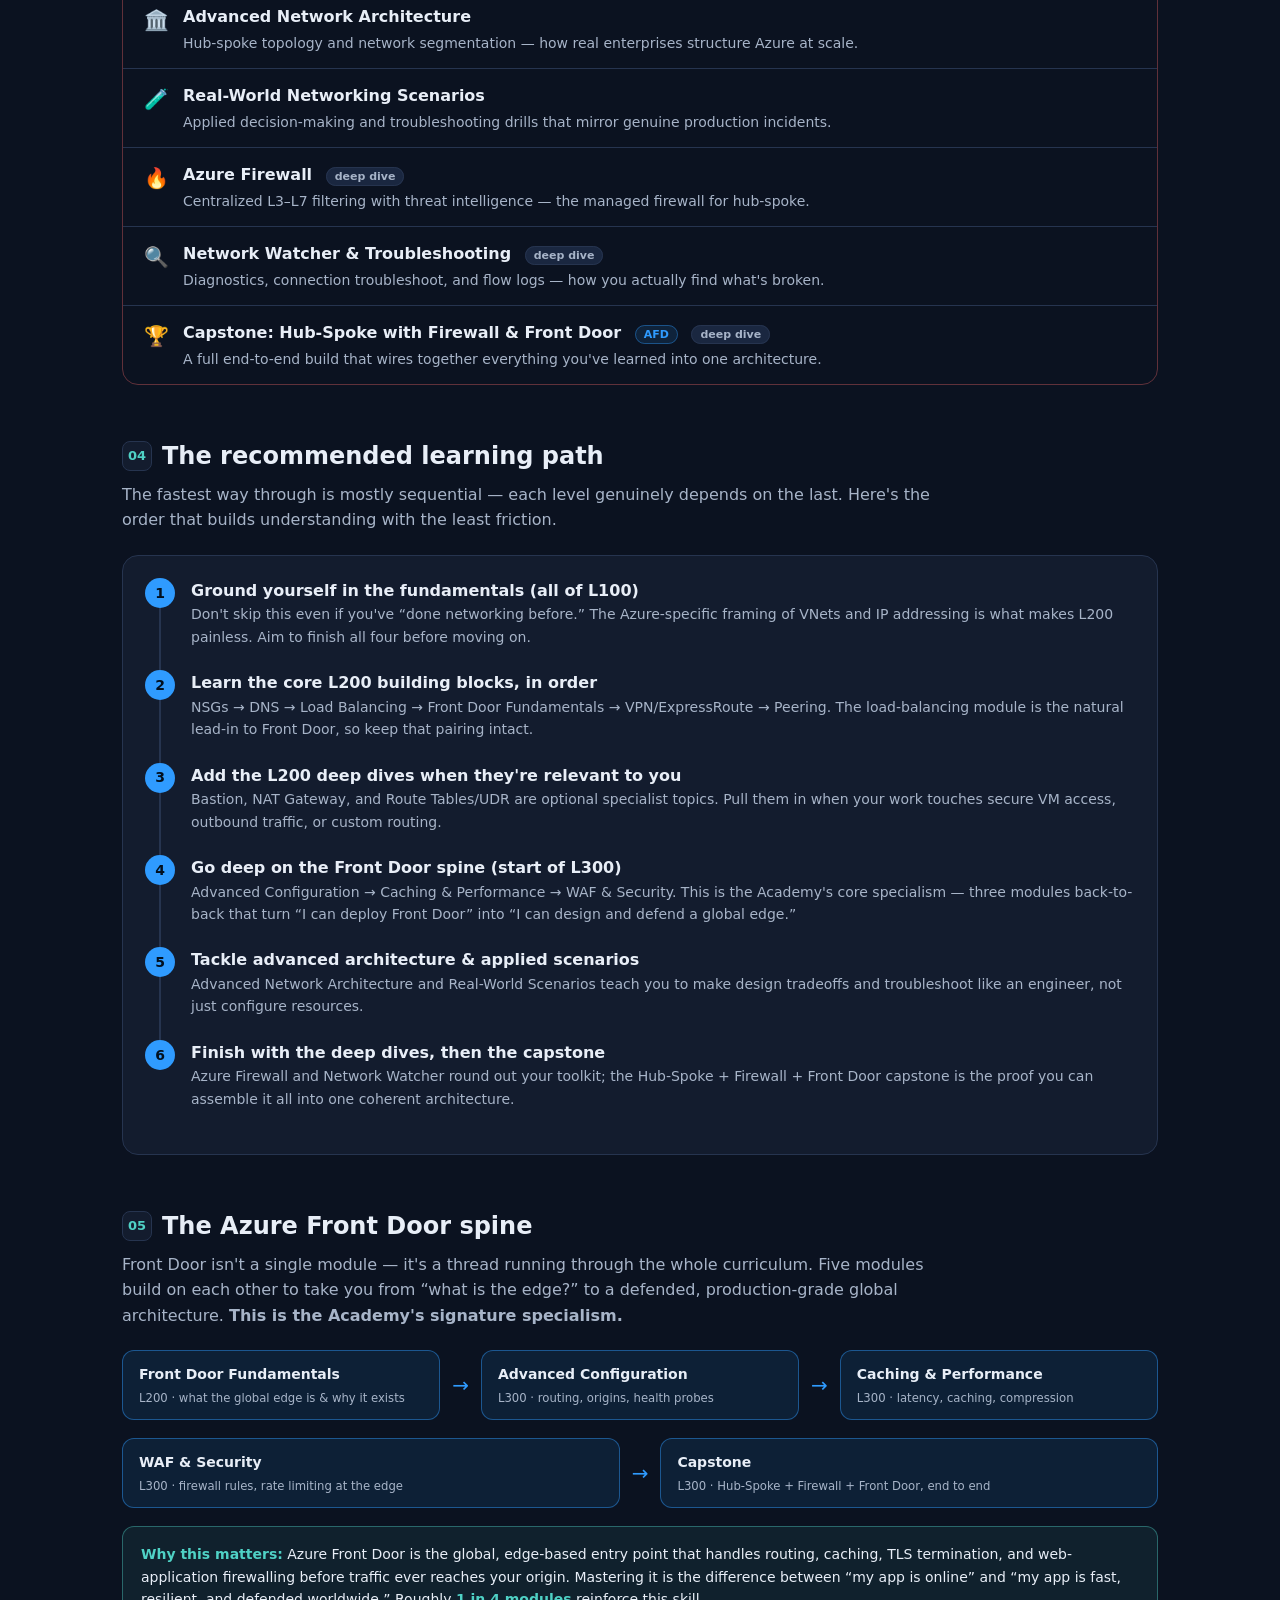
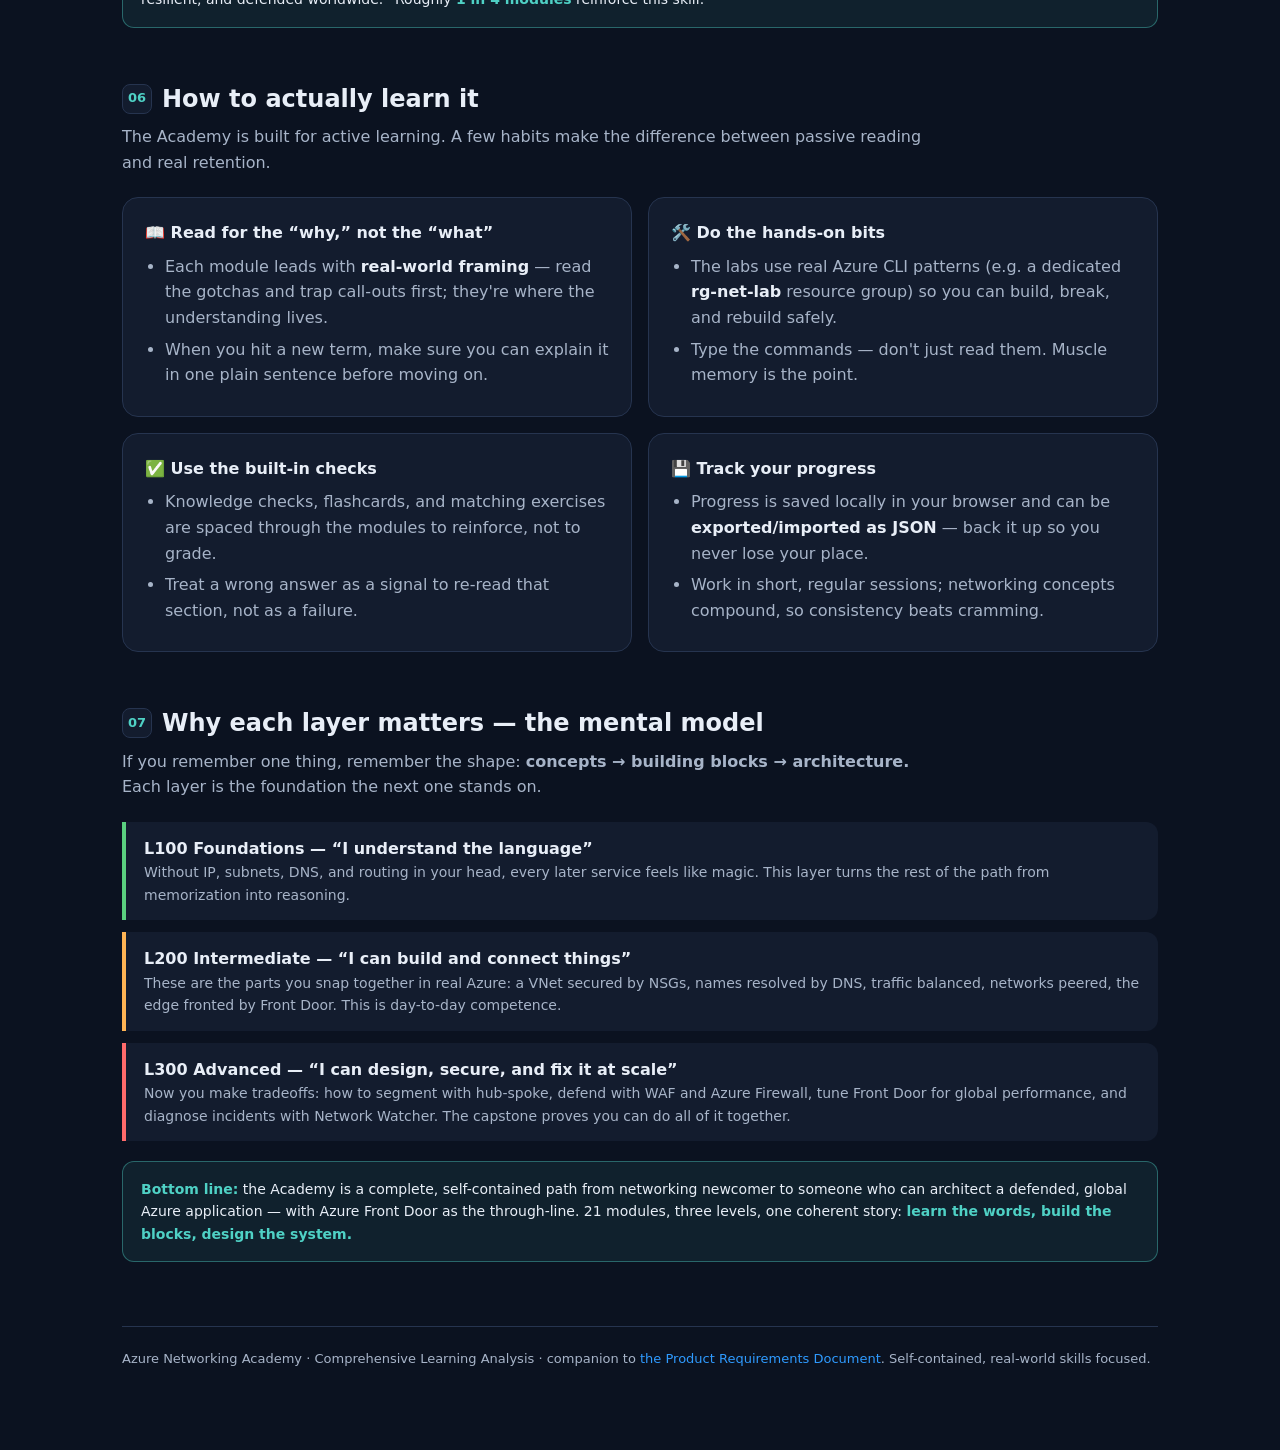
<file: docs/Learning_Analysis.html>
<!DOCTYPE html>
<html lang="en">
<head>
<meta charset="UTF-8" />
<meta name="viewport" content="width=device-width, initial-scale=1.0" />
<title>Azure Networking Academy — Comprehensive Learning Analysis</title>
<style>
  :root {
    --bg: #0b1220;
    --panel: #131c2e;
    --panel-2: #1a2740;
    --ink: #e8eef7;
    --muted: #a7b4c8;
    --line: #26344f;
    --accent: #2f9bff;
    --accent-2: #4fd1c5;
    --warn: #ffb454;
    --ok: #5ad07f;
    --chip: #20406b;
    /* level colors */
    --l100: #5ad07f;   /* green  — Foundations */
    --l200: #ffb454;   /* orange — Intermediate */
    --l300: #ff6b6b;   /* red    — Advanced */
    --afd: #2f9bff;    /* blue   — Azure Front Door spine */
  }
  * { box-sizing: border-box; }
  html { scroll-behavior: smooth; }
  body {
    margin: 0;
    font-family: "Segoe UI", system-ui, -apple-system, Roboto, Helvetica, Arial, sans-serif;
    background:
      radial-gradient(1200px 600px at 80% -10%, #16243d 0%, transparent 55%),
      radial-gradient(900px 500px at -10% 10%, #102036 0%, transparent 50%),
      var(--bg);
    color: var(--ink);
    line-height: 1.6;
  }
  a { color: var(--accent); text-decoration: none; }
  a:hover { text-decoration: underline; }

  .wrap { max-width: 1080px; margin: 0 auto; padding: 0 22px 80px; }

  /* ---------- Hero ---------- */
  header.hero {
    padding: 64px 0 36px;
    border-bottom: 1px solid var(--line);
    margin-bottom: 36px;
  }
  .eyebrow {
    display: inline-block;
    font-size: 12px;
    letter-spacing: .14em;
    text-transform: uppercase;
    color: var(--accent-2);
    border: 1px solid var(--line);
    background: var(--panel);
    padding: 5px 12px;
    border-radius: 999px;
    margin-bottom: 18px;
  }
  h1 {
    font-size: clamp(28px, 5vw, 46px);
    line-height: 1.12;
    margin: 0 0 14px;
    letter-spacing: -.01em;
  }
  h1 .grad {
    background: linear-gradient(90deg, var(--accent), var(--accent-2));
    -webkit-background-clip: text;
    background-clip: text;
    -webkit-text-fill-color: transparent;
  }
  .lede { font-size: 18px; color: var(--muted); max-width: 760px; margin: 0; }

  /* ---------- Stat strip ---------- */
  .stats {
    display: grid;
    grid-template-columns: repeat(4, 1fr);
    gap: 14px;
    margin: 30px 0 8px;
  }
  .stat {
    background: var(--panel);
    border: 1px solid var(--line);
    border-radius: 14px;
    padding: 18px 16px;
  }
  .stat .n { font-size: 30px; font-weight: 700; line-height: 1; }
  .stat .l { font-size: 13px; color: var(--muted); margin-top: 8px; }
  .stat.l100 .n { color: var(--l100); }
  .stat.l200 .n { color: var(--l200); }
  .stat.l300 .n { color: var(--l300); }
  .stat.afd  .n { color: var(--afd); }

  /* ---------- Section scaffolding ---------- */
  section { margin: 52px 0 0; scroll-margin-top: 24px; }
  h2 {
    font-size: 24px;
    margin: 0 0 6px;
    display: flex;
    align-items: center;
    gap: 10px;
  }
  h2 .num {
    font-size: 13px;
    color: var(--accent-2);
    border: 1px solid var(--line);
    background: var(--panel);
    width: 30px; height: 30px;
    display: inline-flex; align-items: center; justify-content: center;
    border-radius: 8px;
    flex: none;
  }
  .sub { color: var(--muted); margin: 0 0 22px; max-width: 820px; }

  /* ---------- Nav (sticky pills) ---------- */
  nav.toc {
    position: sticky; top: 0; z-index: 5;
    background: rgba(11,18,32,.82);
    backdrop-filter: blur(8px);
    border-bottom: 1px solid var(--line);
    padding: 12px 0;
    margin-bottom: 8px;
  }
  nav.toc .inner { max-width: 1080px; margin: 0 auto; padding: 0 22px; display: flex; gap: 8px; flex-wrap: wrap; }
  nav.toc a {
    font-size: 12.5px;
    color: var(--muted);
    border: 1px solid var(--line);
    background: var(--panel);
    padding: 6px 12px;
    border-radius: 999px;
  }
  nav.toc a:hover { color: var(--ink); border-color: var(--accent); text-decoration: none; }

  /* ---------- Cards / panels ---------- */
  .panel {
    background: var(--panel);
    border: 1px solid var(--line);
    border-radius: 16px;
    padding: 22px;
  }
  .grid2 { display: grid; grid-template-columns: 1fr 1fr; gap: 16px; }
  .grid3 { display: grid; grid-template-columns: repeat(3, 1fr); gap: 16px; }

  /* ---------- Level blocks ---------- */
  .level { border-radius: 16px; border: 1px solid var(--line); overflow: hidden; margin-bottom: 22px; }
  .level-head {
    padding: 16px 20px;
    display: flex; align-items: center; gap: 14px;
    border-bottom: 1px solid var(--line);
  }
  .level-head .dot { width: 12px; height: 12px; border-radius: 50%; flex: none; }
  .level-head .badge {
    font-size: 12px; font-weight: 700; letter-spacing: .08em;
    padding: 3px 10px; border-radius: 6px;
  }
  .level-head h3 { margin: 0; font-size: 18px; }
  .level-head .count { margin-left: auto; color: var(--muted); font-size: 13px; }
  .level-100 .level-head { background: linear-gradient(90deg, rgba(90,208,127,.14), transparent); }
  .level-100 .dot, .level-100 .badge { background: var(--l100); color: #07210f; }
  .level-100 { border-color: rgba(90,208,127,.35); }
  .level-200 .level-head { background: linear-gradient(90deg, rgba(255,180,84,.14), transparent); }
  .level-200 .dot, .level-200 .badge { background: var(--l200); color: #2a1700; }
  .level-200 { border-color: rgba(255,180,84,.35); }
  .level-300 .level-head { background: linear-gradient(90deg, rgba(255,107,107,.14), transparent); }
  .level-300 .dot, .level-300 .badge { background: var(--l300); color: #2a0707; }
  .level-300 { border-color: rgba(255,107,107,.35); }

  .mod { padding: 14px 20px; border-top: 1px solid var(--line); display: flex; gap: 14px; align-items: flex-start; }
  .mod:first-of-type { border-top: none; }
  .mod .ic { font-size: 20px; flex: none; width: 26px; text-align: center; }
  .mod .body { flex: 1; }
  .mod .t { font-weight: 600; }
  .mod .why { color: var(--muted); font-size: 14px; margin-top: 2px; }
  .mod .tag {
    font-size: 11px; color: var(--afd); border: 1px solid rgba(47,155,255,.4);
    background: rgba(47,155,255,.12); padding: 2px 8px; border-radius: 999px;
    margin-left: 8px; white-space: nowrap;
  }
  .mod .ex {
    font-size: 11px; color: var(--muted); border: 1px solid var(--line);
    background: var(--panel-2); padding: 2px 8px; border-radius: 999px;
    margin-left: 8px; white-space: nowrap;
  }

  /* ---------- Path / timeline ---------- */
  ol.path { list-style: none; padding: 0; margin: 0; counter-reset: step; }
  ol.path li {
    position: relative; padding: 0 0 22px 46px; counter-increment: step;
  }
  ol.path li::before {
    content: counter(step);
    position: absolute; left: 0; top: 0;
    width: 30px; height: 30px; border-radius: 50%;
    background: var(--accent); color: #02101f; font-weight: 700;
    display: flex; align-items: center; justify-content: center; font-size: 14px;
  }
  ol.path li::after {
    content: ""; position: absolute; left: 14px; top: 30px; bottom: 0;
    width: 2px; background: var(--line);
  }
  ol.path li:last-child::after { display: none; }
  ol.path .h { font-weight: 600; }
  ol.path .d { color: var(--muted); font-size: 14px; }

  /* ---------- AFD spine ---------- */
  .spine-step {
    display: flex; align-items: center; gap: 12px; flex-wrap: wrap;
    margin: 18px 0;
  }
  .spine-step .pill {
    border: 1px solid rgba(47,155,255,.45);
    background: rgba(47,155,255,.1);
    color: var(--ink);
    border-radius: 12px; padding: 12px 16px; font-size: 14px; font-weight: 600;
    flex: 1; min-width: 180px;
  }
  .spine-step .pill small { display: block; color: var(--muted); font-weight: 400; margin-top: 3px; }
  .spine-step .arrow { color: var(--afd); font-size: 20px; }

  /* ---------- Why-it-matters / mental model ---------- */
  .stack { display: flex; flex-direction: column; gap: 12px; }
  .layer {
    border-left: 4px solid var(--line);
    background: var(--panel);
    border-radius: 0 12px 12px 0;
    padding: 14px 18px;
  }
  .layer.l100 { border-left-color: var(--l100); }
  .layer.l200 { border-left-color: var(--l200); }
  .layer.l300 { border-left-color: var(--l300); }
  .layer .lt { font-weight: 600; }
  .layer .ld { color: var(--muted); font-size: 14px; }

  /* ---------- Callout ---------- */
  .note {
    border: 1px solid rgba(79,209,197,.4);
    background: rgba(79,209,197,.08);
    border-radius: 12px; padding: 16px 18px; color: var(--ink); font-size: 14px;
  }
  .note b { color: var(--accent-2); }

  ul.clean { margin: 8px 0 0; padding-left: 20px; }
  ul.clean li { margin: 6px 0; color: var(--muted); }
  ul.clean li b { color: var(--ink); }

  footer {
    margin-top: 64px; padding-top: 22px; border-top: 1px solid var(--line);
    color: var(--muted); font-size: 13px;
  }

  @media (max-width: 760px) {
    .stats { grid-template-columns: 1fr 1fr; }
    .grid2, .grid3 { grid-template-columns: 1fr; }
  }
</style>
</head>
<body>

<nav class="toc">
  <div class="inner">
    <a href="#overview">Overview</a>
    <a href="#structure">How it's structured</a>
    <a href="#curriculum">Full curriculum map</a>
    <a href="#path">Recommended path</a>
    <a href="#afd">The Front Door spine</a>
    <a href="#how">How to learn it</a>
    <a href="#why">Why each layer matters</a>
  </div>
</nav>

<div class="wrap">

  <header class="hero">
    <span class="eyebrow">Learning Analysis · Azure Networking Academy</span>
    <h1>A comprehensive view of <span class="grad">learning Azure Networking</span></h1>
    <p class="lede">
      The Academy is a hands-on, real-world skills platform — not an exam-prep course. It walks you
      from networking first principles up to designing and securing global edge architecture, with a
      deliberate spine of <b>Azure Front Door</b> running through it. This page maps the whole
      curriculum, recommends a learning order, and explains <em>why</em> each layer exists.
    </p>

    <div class="stats">
      <div class="stat"><div class="n">21</div><div class="l">modules across the full path</div></div>
      <div class="stat l100"><div class="n">4</div><div class="l">L100 Foundations</div></div>
      <div class="stat l200"><div class="n">9</div><div class="l">L200 Intermediate</div></div>
      <div class="stat l300"><div class="n">8</div><div class="l">L300 Advanced</div></div>
    </div>
    <div class="stats" style="margin-top:14px;">
      <div class="stat afd"><div class="n">5</div><div class="l">Azure Front Door modules</div></div>
      <div class="stat"><div class="n">3</div><div class="l">difficulty levels (L100→L300)</div></div>
      <div class="stat"><div class="n">6</div><div class="l">deep-dive specialist modules</div></div>
      <div class="stat"><div class="n">1</div><div class="l">end-to-end capstone build</div></div>
    </div>
  </header>

  <!-- ===================== OVERVIEW ===================== -->
  <section id="overview">
    <h2><span class="num">01</span> What this Academy actually teaches</h2>
    <p class="sub">
      The goal is practical competence: being able to design, deploy, secure, and troubleshoot real
      Azure networks. Every module is framed around production decisions and real-world gotchas, not
      memorization.
    </p>
    <div class="grid3">
      <div class="panel">
        <div class="t" style="font-weight:600;margin-bottom:6px;">🧱 Build the mental model</div>
        <div style="color:var(--muted);font-size:14px;">
          Start with the vocabulary — IP, subnets, DNS, routing — so later topics click instead of
          feeling like trivia.
        </div>
      </div>
      <div class="panel">
        <div class="t" style="font-weight:600;margin-bottom:6px;">🔌 Connect &amp; secure</div>
        <div style="color:var(--muted);font-size:14px;">
          Move into the building blocks you wire together in real Azure: VNets, NSGs, DNS, load
          balancing, hybrid connectivity, and the global edge.
        </div>
      </div>
      <div class="panel">
        <div class="t" style="font-weight:600;margin-bottom:6px;">🏗️ Design at scale</div>
        <div style="color:var(--muted);font-size:14px;">
          Finish on advanced architecture — Front Door at depth, WAF, firewalls, hub-spoke — and a
          capstone that ties it together.
        </div>
      </div>
    </div>
  </section>

  <!-- ===================== STRUCTURE ===================== -->
  <section id="structure">
    <h2><span class="num">02</span> How the path is structured</h2>
    <p class="sub">
      The Academy uses the Microsoft “Level” convention. Think of it as difficulty / depth, not a
      certification track. Each level assumes you completed the one before it.
    </p>
    <div class="grid3">
      <div class="panel" style="border-color:rgba(90,208,127,.35);">
        <div style="color:var(--l100);font-weight:700;letter-spacing:.06em;">L100 · FOUNDATIONS</div>
        <p style="color:var(--muted);font-size:14px;margin:8px 0 0;">
          The “what do these words mean” layer. Pure concepts and the Azure landscape. No assumptions
          about prior cloud experience.
        </p>
      </div>
      <div class="panel" style="border-color:rgba(255,180,84,.35);">
        <div style="color:var(--l200);font-weight:700;letter-spacing:.06em;">L200 · INTERMEDIATE</div>
        <p style="color:var(--muted);font-size:14px;margin:8px 0 0;">
          The “core building blocks” layer. The services you actually deploy and connect every day,
          including your first look at Azure Front Door.
        </p>
      </div>
      <div class="panel" style="border-color:rgba(255,107,107,.35);">
        <div style="color:var(--l300);font-weight:700;letter-spacing:.06em;">L300 · ADVANCED</div>
        <p style="color:var(--muted);font-size:14px;margin:8px 0 0;">
          The “design and defend at scale” layer. Front Door at depth, WAF, firewalls, advanced
          architecture, applied troubleshooting, and a capstone.
        </p>
      </div>
    </div>
    <div class="note" style="margin-top:18px;">
      <b>Reading the map:</b> within L200 and L300, three modules each are <b>deep-dive specialist
      modules</b> (marked <span class="ex">deep&nbsp;dive</span> below) — optional depth you can take
      when a topic becomes relevant to your work, rather than required gates.
    </div>
  </section>

  <!-- ===================== CURRICULUM MAP ===================== -->
  <section id="curriculum">
    <h2><span class="num">03</span> The full curriculum map</h2>
    <p class="sub">
      All 21 modules, grouped by level, each with a one-line “why it matters.” Modules that teach
      Azure Front Door are tagged <span class="tag">AFD</span>.
    </p>

    <!-- L100 -->
    <div class="level level-100">
      <div class="level-head">
        <span class="dot"></span><span class="badge">L100</span>
        <h3>Foundations</h3><span class="count">4 modules · concepts &amp; the Azure landscape</span>
      </div>
      <div class="mod"><div class="ic">🌐</div><div class="body">
        <div class="t">Networking Fundamentals</div>
        <div class="why">The shared vocabulary — OSI/TCP-IP, packets, ports, IP. Everything else is built on this.</div></div></div>
      <div class="mod"><div class="ic">☁️</div><div class="body">
        <div class="t">The Azure Environment</div>
        <div class="why">Regions, subscriptions, resource groups — where your networking resources actually live.</div></div></div>
      <div class="mod"><div class="ic">🔲</div><div class="body">
        <div class="t">Azure Virtual Networks (VNets)</div>
        <div class="why">Your private, isolated network in the cloud — the container everything else plugs into.</div></div></div>
      <div class="mod"><div class="ic">🔢</div><div class="body">
        <div class="t">IP Addressing in Azure</div>
        <div class="why">CIDR, address spaces, and subnet sizing — get this wrong early and it haunts every later design.</div></div></div>
    </div>

    <!-- L200 -->
    <div class="level level-200">
      <div class="level-head">
        <span class="dot"></span><span class="badge">L200</span>
        <h3>Intermediate</h3><span class="count">9 modules · the building blocks you deploy daily</span>
      </div>
      <div class="mod"><div class="ic">🛡️</div><div class="body">
        <div class="t">Network Security Groups (NSGs)</div>
        <div class="why">Stateful packet filtering — the first line of access control on every subnet and NIC.</div></div></div>
      <div class="mod"><div class="ic">📇</div><div class="body">
        <div class="t">Azure DNS &amp; Private DNS Zones</div>
        <div class="why">Name resolution, public and private — how services find each other by name, not IP.</div></div></div>
      <div class="mod"><div class="ic">⚖️</div><div class="body">
        <div class="t">Azure Load Balancing Options</div>
        <div class="why">When to use Load Balancer vs Application Gateway vs Front Door vs Traffic Manager — the decision tree.</div></div></div>
      <div class="mod"><div class="ic">🚪</div><div class="body">
        <div class="t">Azure Front Door Fundamentals <span class="tag">AFD</span></div>
        <div class="why">The global edge entry point for your apps — your first hands-on with the Academy's centrepiece service.</div></div></div>
      <div class="mod"><div class="ic">🔗</div><div class="body">
        <div class="t">VPN Gateway &amp; ExpressRoute</div>
        <div class="why">Hybrid connectivity — securely joining on-premises networks to Azure.</div></div></div>
      <div class="mod"><div class="ic">🔀</div><div class="body">
        <div class="t">VNet Peering &amp; Service Endpoints</div>
        <div class="why">Stitching VNets together and locking PaaS access down to your network.</div></div></div>
      <div class="mod"><div class="ic">🏰</div><div class="body">
        <div class="t">Azure Bastion <span class="ex">deep dive</span></div>
        <div class="why">Secure RDP/SSH to VMs with no public IPs exposed — removes a classic attack surface.</div></div></div>
      <div class="mod"><div class="ic">📤</div><div class="body">
        <div class="t">NAT Gateway <span class="ex">deep dive</span></div>
        <div class="why">Scalable, predictable outbound connectivity without per-VM public IPs.</div></div></div>
      <div class="mod"><div class="ic">🧭</div><div class="body">
        <div class="t">Route Tables &amp; User-Defined Routes (UDR) <span class="ex">deep dive</span></div>
        <div class="why">Override default routing — force traffic through firewalls or appliances on purpose.</div></div></div>
    </div>

    <!-- L300 -->
    <div class="level level-300">
      <div class="level-head">
        <span class="dot"></span><span class="badge">L300</span>
        <h3>Advanced</h3><span class="count">8 modules · design, secure &amp; troubleshoot at scale</span>
      </div>
      <div class="mod"><div class="ic">🚪</div><div class="body">
        <div class="t">Azure Front Door — Advanced Configuration <span class="tag">AFD</span></div>
        <div class="why">Routing rules, origin groups, health probes — making the edge route traffic intelligently.</div></div></div>
      <div class="mod"><div class="ic">⚡</div><div class="body">
        <div class="t">Front Door Caching &amp; Performance <span class="tag">AFD</span></div>
        <div class="why">Cache behaviour, compression, and edge performance tuning — where latency wins are made.</div></div></div>
      <div class="mod"><div class="ic">🔒</div><div class="body">
        <div class="t">Front Door WAF &amp; Security <span class="tag">AFD</span></div>
        <div class="why">Web Application Firewall, managed rule sets, and rate limiting at the global edge.</div></div></div>
      <div class="mod"><div class="ic">🏛️</div><div class="body">
        <div class="t">Advanced Network Architecture</div>
        <div class="why">Hub-spoke topology and network segmentation — how real enterprises structure Azure at scale.</div></div></div>
      <div class="mod"><div class="ic">🧪</div><div class="body">
        <div class="t">Real-World Networking Scenarios</div>
        <div class="why">Applied decision-making and troubleshooting drills that mirror genuine production incidents.</div></div></div>
      <div class="mod"><div class="ic">🔥</div><div class="body">
        <div class="t">Azure Firewall <span class="ex">deep dive</span></div>
        <div class="why">Centralized L3–L7 filtering with threat intelligence — the managed firewall for hub-spoke.</div></div></div>
      <div class="mod"><div class="ic">🔍</div><div class="body">
        <div class="t">Network Watcher &amp; Troubleshooting <span class="ex">deep dive</span></div>
        <div class="why">Diagnostics, connection troubleshoot, and flow logs — how you actually find what's broken.</div></div></div>
      <div class="mod"><div class="ic">🏆</div><div class="body">
        <div class="t">Capstone: Hub-Spoke with Firewall &amp; Front Door <span class="tag">AFD</span> <span class="ex">deep dive</span></div>
        <div class="why">A full end-to-end build that wires together everything you've learned into one architecture.</div></div></div>
    </div>
  </section>

  <!-- ===================== RECOMMENDED PATH ===================== -->
  <section id="path">
    <h2><span class="num">04</span> The recommended learning path</h2>
    <p class="sub">
      The fastest way through is mostly sequential — each level genuinely depends on the last. Here's
      the order that builds understanding with the least friction.
    </p>
    <div class="panel">
      <ol class="path">
        <li>
          <div class="h">Ground yourself in the fundamentals (all of L100)</div>
          <div class="d">Don't skip this even if you've “done networking before.” The Azure-specific framing of
          VNets and IP addressing is what makes L200 painless. Aim to finish all four before moving on.</div>
        </li>
        <li>
          <div class="h">Learn the core L200 building blocks, in order</div>
          <div class="d">NSGs → DNS → Load Balancing → Front Door Fundamentals → VPN/ExpressRoute → Peering.
          The load-balancing module is the natural lead-in to Front Door, so keep that pairing intact.</div>
        </li>
        <li>
          <div class="h">Add the L200 deep dives when they're relevant to you</div>
          <div class="d">Bastion, NAT Gateway, and Route Tables/UDR are optional specialist topics. Pull them in
          when your work touches secure VM access, outbound traffic, or custom routing.</div>
        </li>
        <li>
          <div class="h">Go deep on the Front Door spine (start of L300)</div>
          <div class="d">Advanced Configuration → Caching &amp; Performance → WAF &amp; Security. This is the
          Academy's core specialism — three modules back-to-back that turn “I can deploy Front Door” into
          “I can design and defend a global edge.”</div>
        </li>
        <li>
          <div class="h">Tackle advanced architecture &amp; applied scenarios</div>
          <div class="d">Advanced Network Architecture and Real-World Scenarios teach you to make design tradeoffs
          and troubleshoot like an engineer, not just configure resources.</div>
        </li>
        <li>
          <div class="h">Finish with the deep dives, then the capstone</div>
          <div class="d">Azure Firewall and Network Watcher round out your toolkit; the Hub-Spoke + Firewall +
          Front Door capstone is the proof you can assemble it all into one coherent architecture.</div>
        </li>
      </ol>
    </div>
  </section>

  <!-- ===================== AFD SPINE ===================== -->
  <section id="afd">
    <h2><span class="num">05</span> The Azure Front Door spine</h2>
    <p class="sub">
      Front Door isn't a single module — it's a thread running through the whole curriculum. Five
      modules build on each other to take you from “what is the edge?” to a defended, production-grade
      global architecture. <b>This is the Academy's signature specialism.</b>
    </p>

    <div class="spine-step">
      <div class="pill">Front Door Fundamentals<small>L200 · what the global edge is &amp; why it exists</small></div>
      <span class="arrow">→</span>
      <div class="pill">Advanced Configuration<small>L300 · routing, origins, health probes</small></div>
      <span class="arrow">→</span>
      <div class="pill">Caching &amp; Performance<small>L300 · latency, caching, compression</small></div>
    </div>
    <div class="spine-step">
      <div class="pill">WAF &amp; Security<small>L300 · firewall rules, rate limiting at the edge</small></div>
      <span class="arrow">→</span>
      <div class="pill">Capstone<small>L300 · Hub-Spoke + Firewall + Front Door, end to end</small></div>
    </div>

    <div class="note" style="margin-top:8px;">
      <b>Why this matters:</b> Azure Front Door is the global, edge-based entry point that handles routing,
      caching, TLS termination, and web-application firewalling before traffic ever reaches your origin.
      Mastering it is the difference between “my app is online” and “my app is fast, resilient, and
      defended worldwide.” Roughly <b>1 in 4 modules</b> reinforce this skill.
    </div>
  </section>

  <!-- ===================== HOW TO LEARN ===================== -->
  <section id="how">
    <h2><span class="num">06</span> How to actually learn it</h2>
    <p class="sub">
      The Academy is built for active learning. A few habits make the difference between passive
      reading and real retention.
    </p>
    <div class="grid2">
      <div class="panel">
        <div style="font-weight:600;margin-bottom:6px;">📖 Read for the “why,” not the “what”</div>
        <ul class="clean">
          <li>Each module leads with <b>real-world framing</b> — read the gotchas and trap call-outs first; they're where the understanding lives.</li>
          <li>When you hit a new term, make sure you can explain it in one plain sentence before moving on.</li>
        </ul>
      </div>
      <div class="panel">
        <div style="font-weight:600;margin-bottom:6px;">🛠️ Do the hands-on bits</div>
        <ul class="clean">
          <li>The labs use real Azure CLI patterns (e.g. a dedicated <b>rg-net-lab</b> resource group) so you can build, break, and rebuild safely.</li>
          <li>Type the commands — don't just read them. Muscle memory is the point.</li>
        </ul>
      </div>
      <div class="panel">
        <div style="font-weight:600;margin-bottom:6px;">✅ Use the built-in checks</div>
        <ul class="clean">
          <li>Knowledge checks, flashcards, and matching exercises are spaced through the modules to reinforce, not to grade.</li>
          <li>Treat a wrong answer as a signal to re-read that section, not as a failure.</li>
        </ul>
      </div>
      <div class="panel">
        <div style="font-weight:600;margin-bottom:6px;">💾 Track your progress</div>
        <ul class="clean">
          <li>Progress is saved locally in your browser and can be <b>exported/imported as JSON</b> — back it up so you never lose your place.</li>
          <li>Work in short, regular sessions; networking concepts compound, so consistency beats cramming.</li>
        </ul>
      </div>
    </div>
  </section>

  <!-- ===================== WHY EACH LAYER ===================== -->
  <section id="why">
    <h2><span class="num">07</span> Why each layer matters — the mental model</h2>
    <p class="sub">
      If you remember one thing, remember the shape: <b>concepts → building blocks → architecture.</b>
      Each layer is the foundation the next one stands on.
    </p>
    <div class="stack">
      <div class="layer l100">
        <div class="lt">L100 Foundations — “I understand the language”</div>
        <div class="ld">Without IP, subnets, DNS, and routing in your head, every later service feels like
        magic. This layer turns the rest of the path from memorization into reasoning.</div>
      </div>
      <div class="layer l200">
        <div class="lt">L200 Intermediate — “I can build and connect things”</div>
        <div class="ld">These are the parts you snap together in real Azure: a VNet secured by NSGs, names
        resolved by DNS, traffic balanced, networks peered, the edge fronted by Front Door. This is day-to-day competence.</div>
      </div>
      <div class="layer l300">
        <div class="lt">L300 Advanced — “I can design, secure, and fix it at scale”</div>
        <div class="ld">Now you make tradeoffs: how to segment with hub-spoke, defend with WAF and Azure
        Firewall, tune Front Door for global performance, and diagnose incidents with Network Watcher. The capstone proves you can do all of it together.</div>
      </div>
    </div>

    <div class="note" style="margin-top:20px;">
      <b>Bottom line:</b> the Academy is a complete, self-contained path from networking newcomer to
      someone who can architect a defended, global Azure application — with Azure Front Door as the
      through-line. 21 modules, three levels, one coherent story: <b>learn the words, build the blocks,
      design the system.</b>
    </div>
  </section>

  <footer>
    Azure Networking Academy · Comprehensive Learning Analysis · companion to
    <a href="PRD.html">the Product Requirements Document</a>. Self-contained, real-world skills focused.
  </footer>

</div>
</body>
</html>
</file>
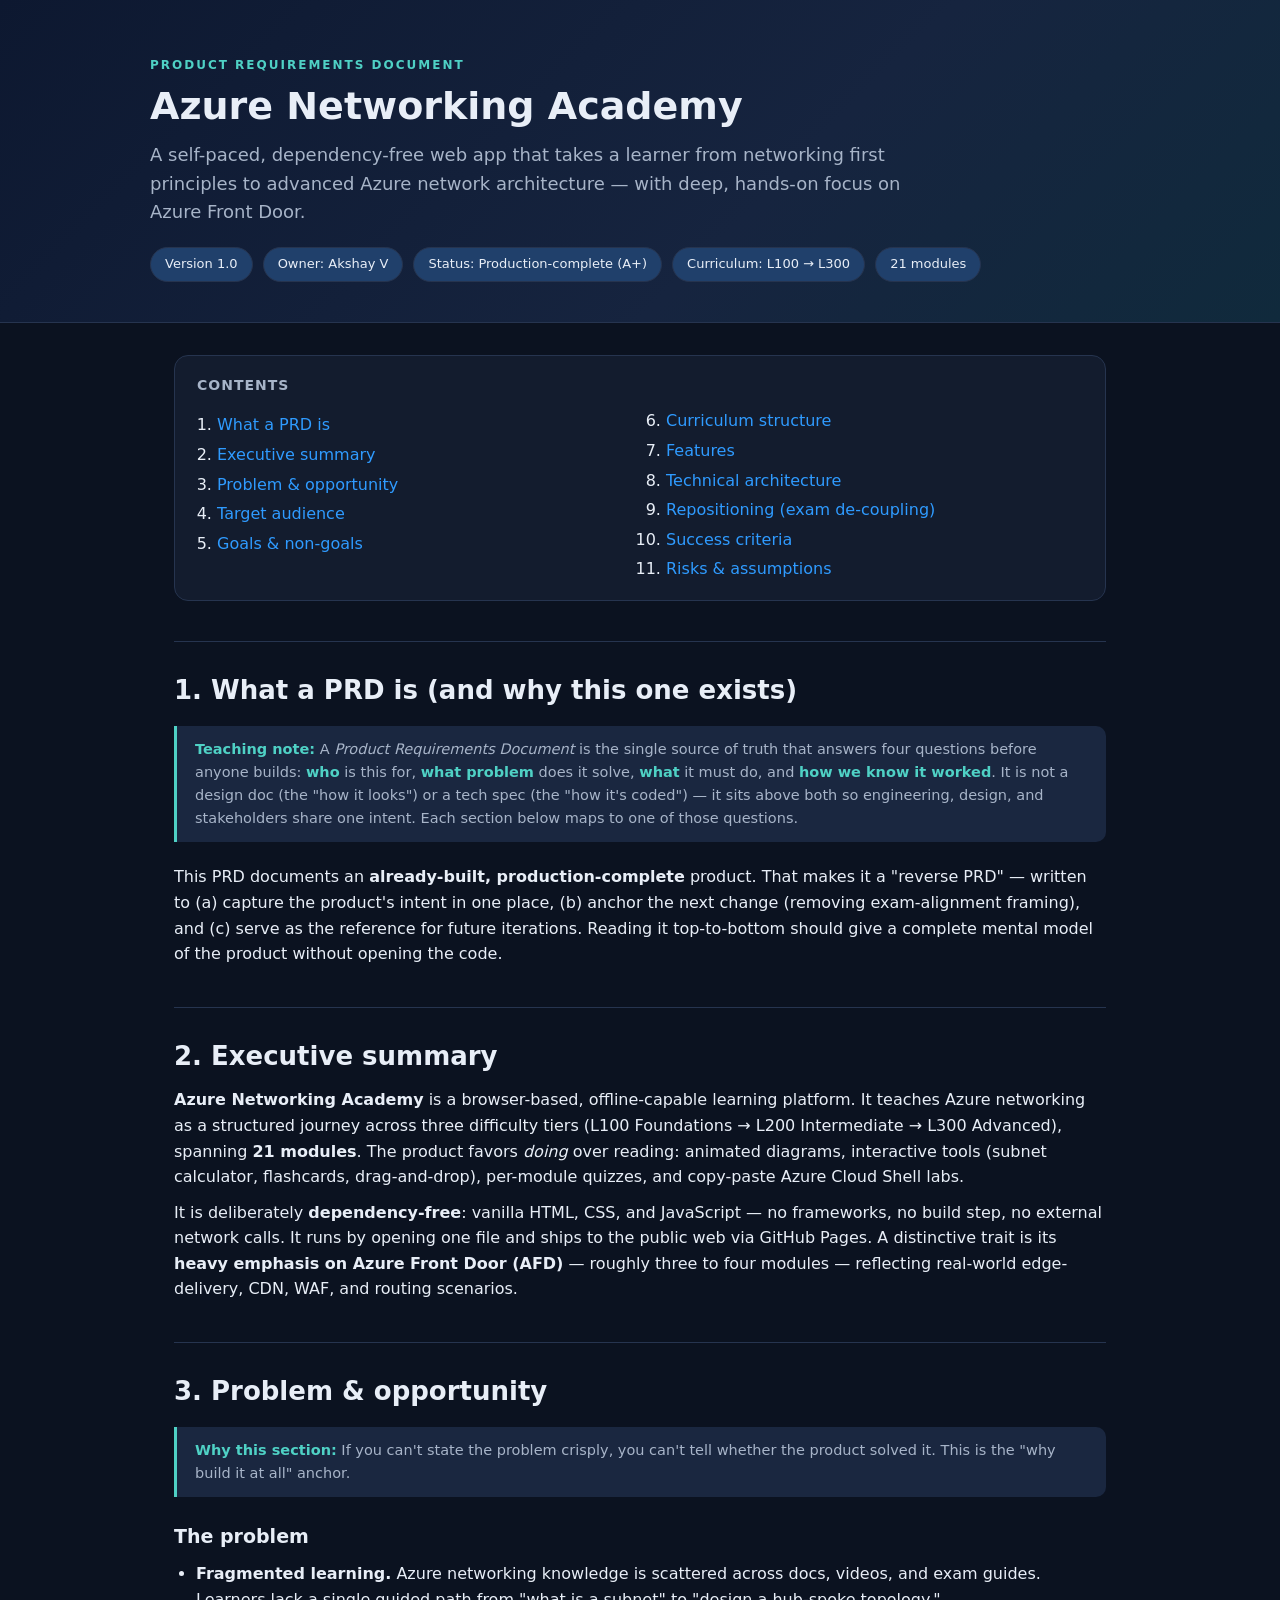
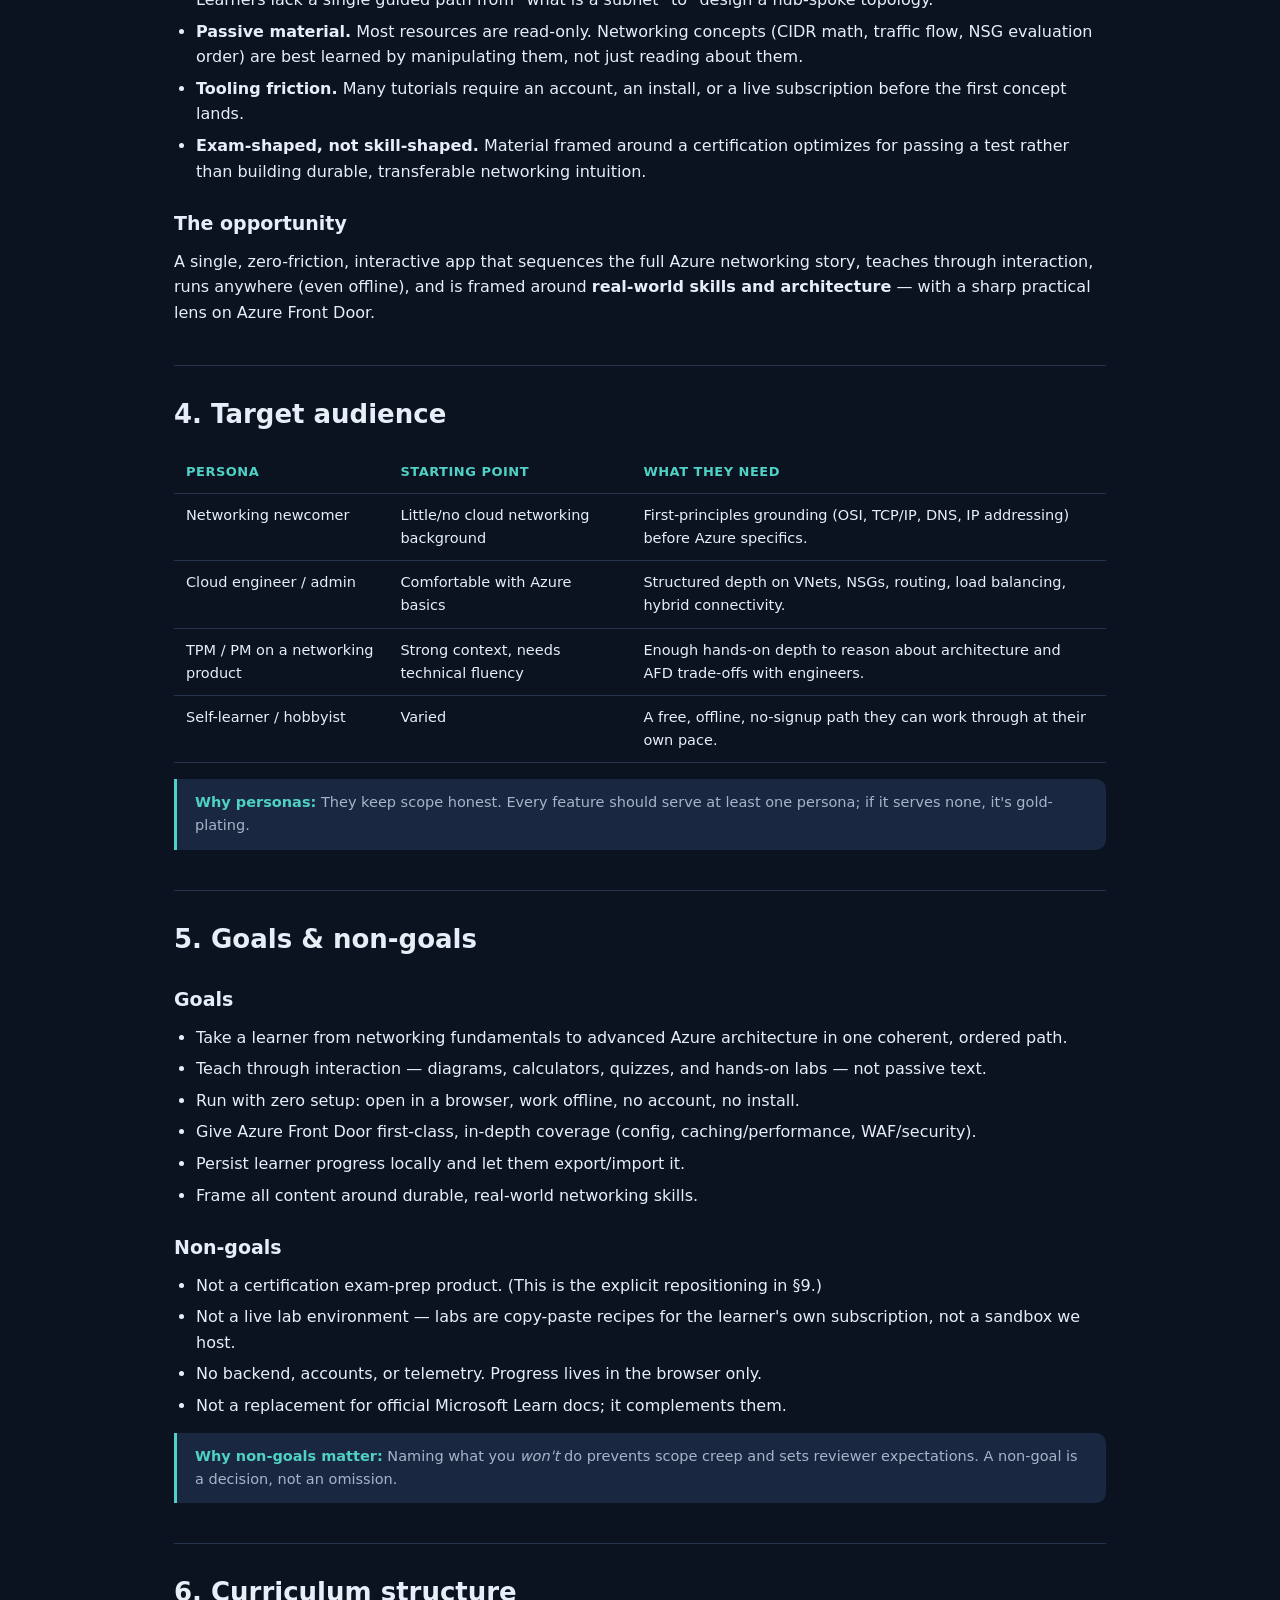
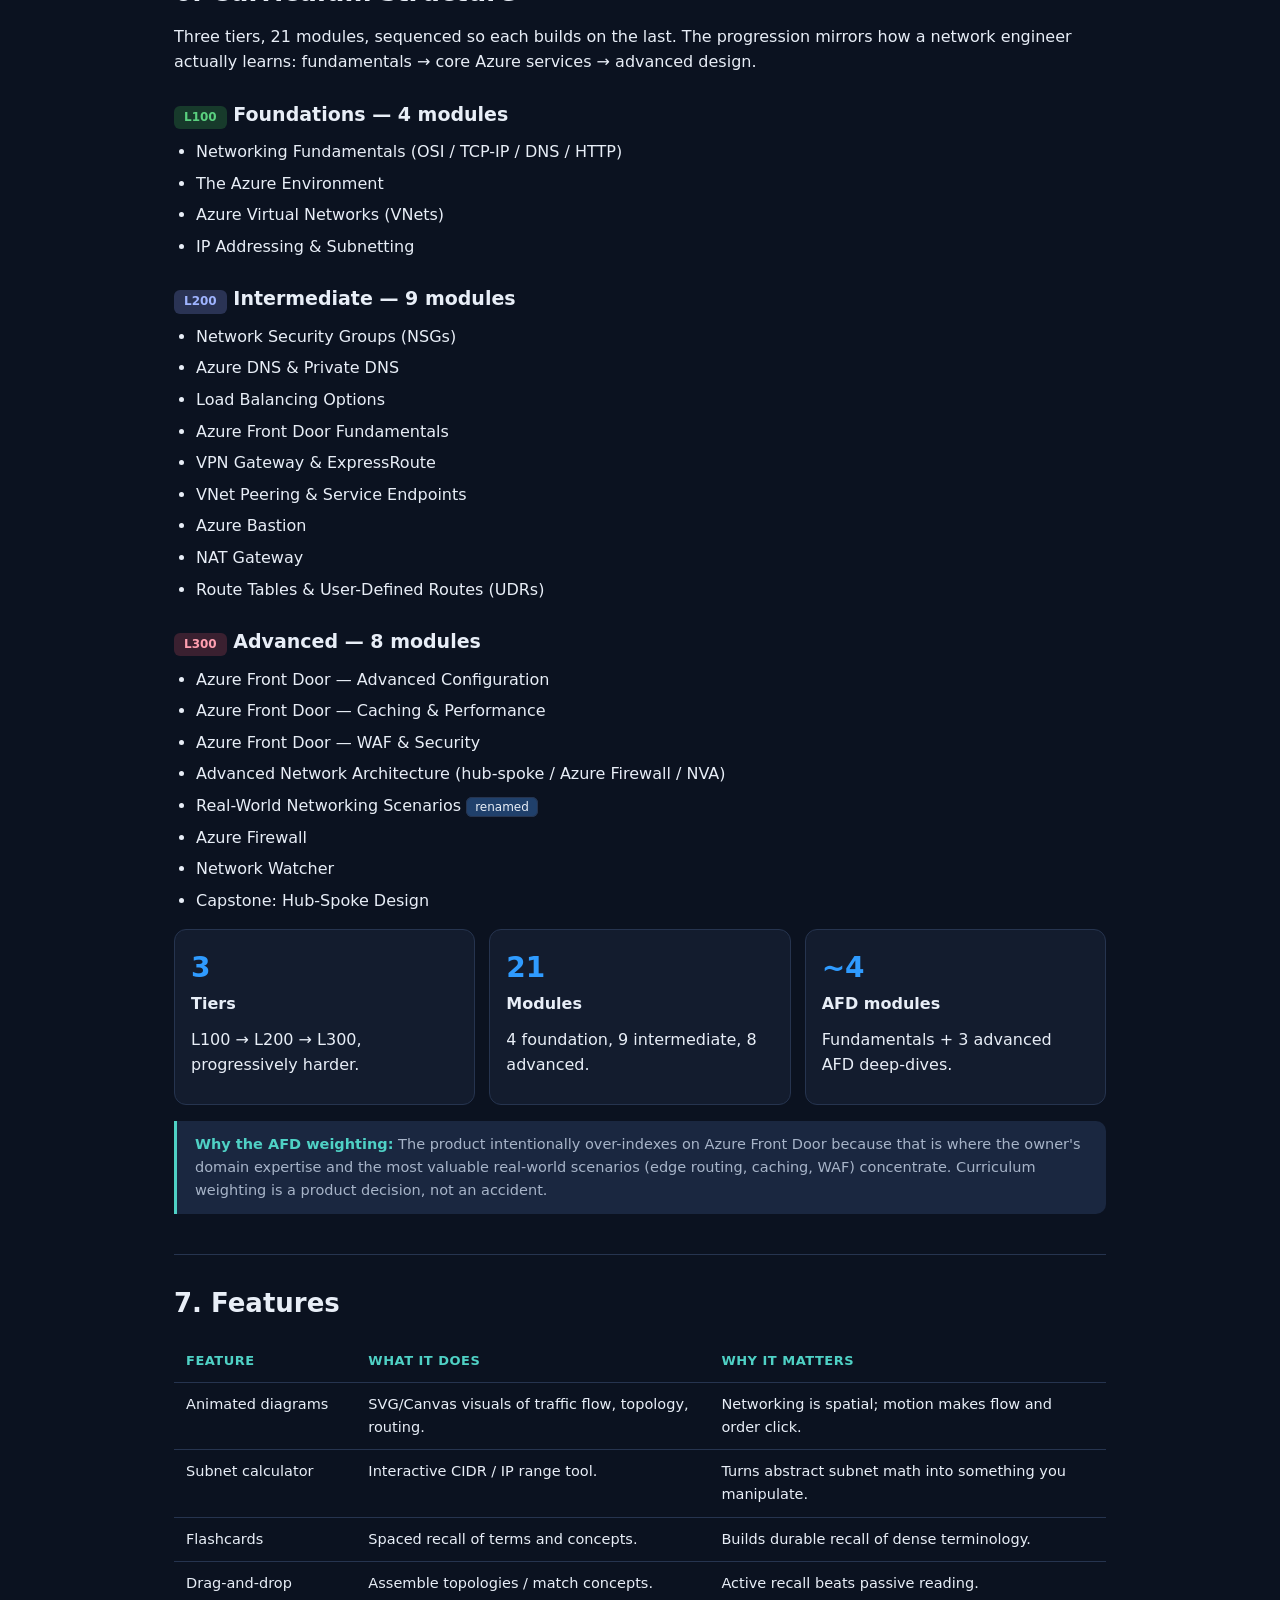
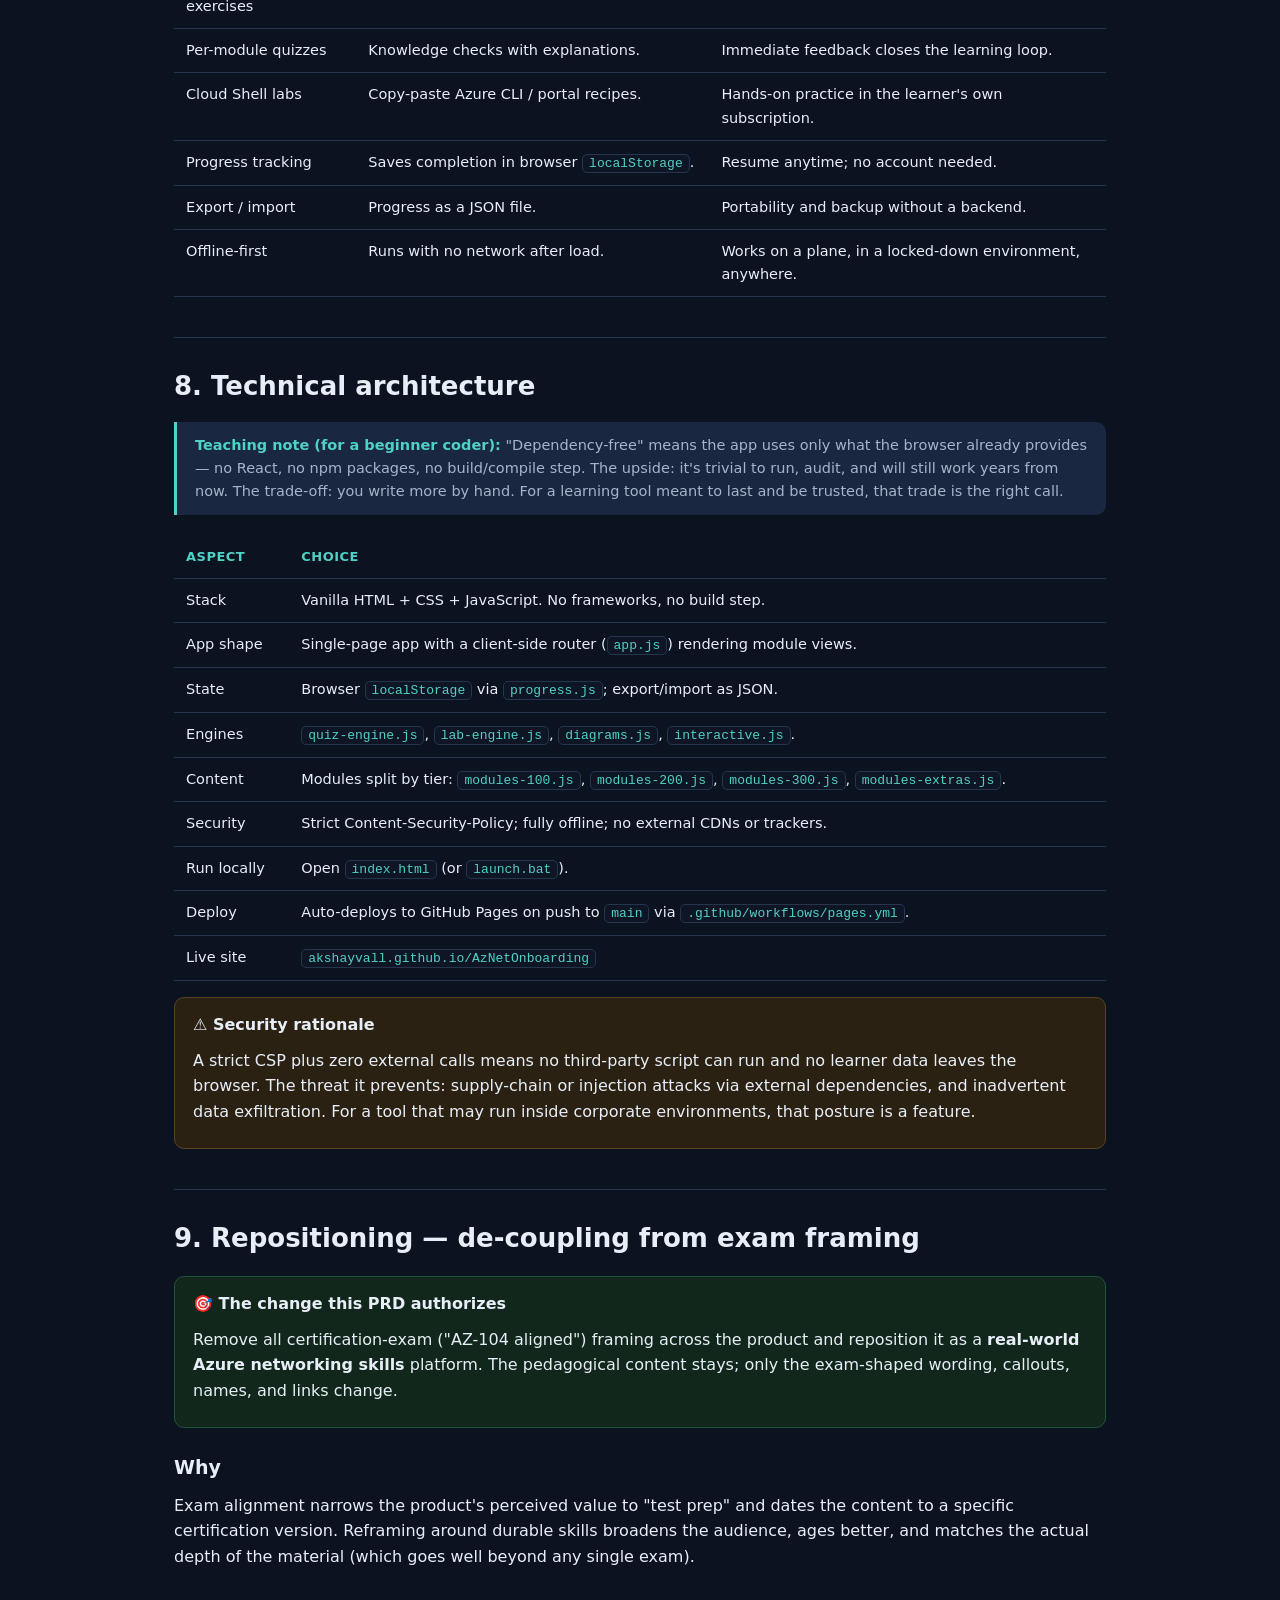
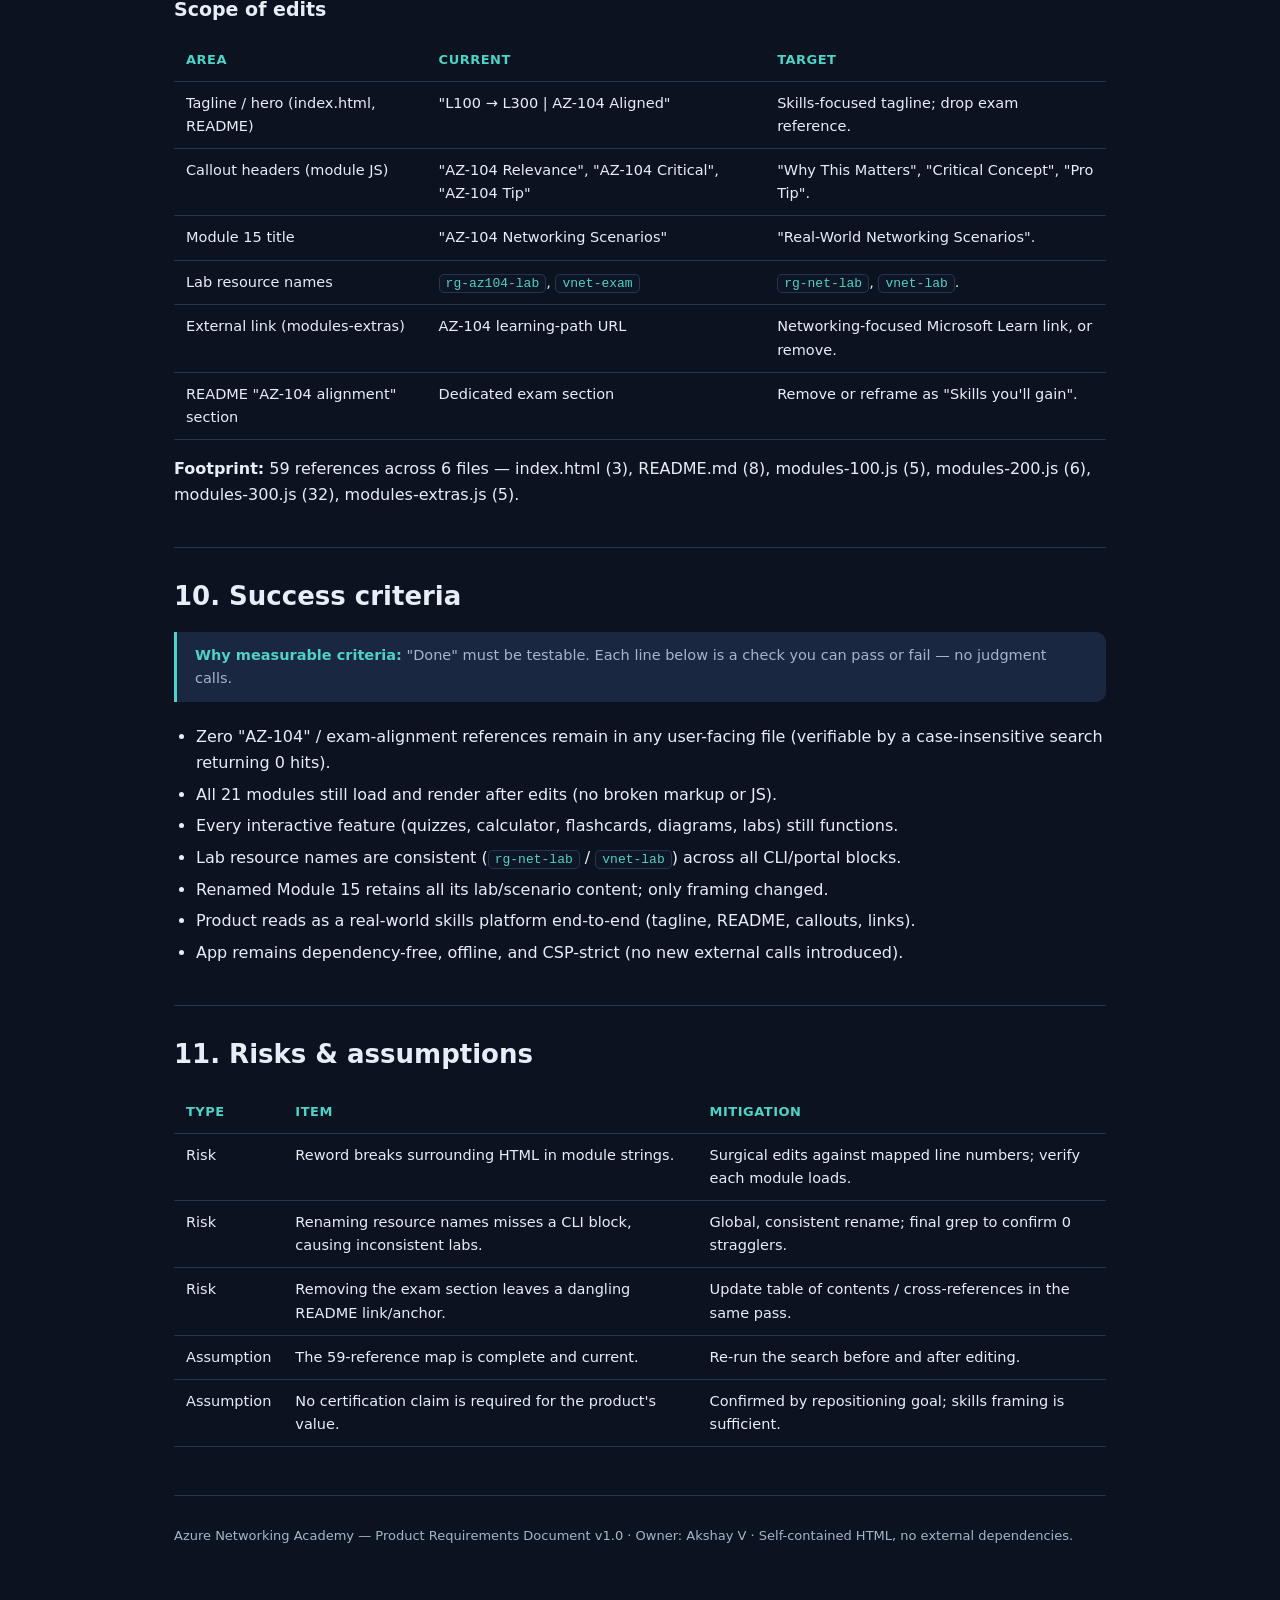
<file: docs/PRD.html>
<!DOCTYPE html>
<html lang="en">
<head>
<meta charset="UTF-8">
<meta name="viewport" content="width=device-width, initial-scale=1.0">
<title>PRD — Azure Networking Academy</title>
<style>
  :root {
    --bg: #0b1220;
    --panel: #131c2e;
    --panel-2: #1a2740;
    --ink: #e8eef7;
    --muted: #a7b4c8;
    --line: #26344f;
    --accent: #2f9bff;
    --accent-2: #4fd1c5;
    --warn: #ffb454;
    --ok: #5ad07f;
    --chip: #20406b;
  }
  * { box-sizing: border-box; }
  html { scroll-behavior: smooth; }
  body {
    margin: 0;
    font-family: "Segoe UI", system-ui, -apple-system, Roboto, Helvetica, Arial, sans-serif;
    background: var(--bg);
    color: var(--ink);
    line-height: 1.6;
  }
  .wrap { max-width: 980px; margin: 0 auto; padding: 0 24px 96px; }
  header.hero {
    background: linear-gradient(135deg, #0d1830 0%, #16243f 60%, #102a3c 100%);
    border-bottom: 1px solid var(--line);
    padding: 56px 24px 40px;
  }
  .hero-inner { max-width: 980px; margin: 0 auto; }
  .eyebrow {
    text-transform: uppercase;
    letter-spacing: 2px;
    font-size: 12px;
    color: var(--accent-2);
    font-weight: 700;
    margin: 0 0 10px;
  }
  h1 { font-size: 38px; margin: 0 0 12px; line-height: 1.15; }
  .subtitle { font-size: 18px; color: var(--muted); margin: 0 0 20px; max-width: 760px; }
  .meta { display: flex; flex-wrap: wrap; gap: 10px; margin-top: 18px; }
  .chip {
    background: var(--chip);
    border: 1px solid var(--line);
    color: var(--ink);
    border-radius: 999px;
    padding: 6px 14px;
    font-size: 13px;
  }
  nav.toc {
    background: var(--panel);
    border: 1px solid var(--line);
    border-radius: 14px;
    padding: 18px 22px;
    margin: 32px 0;
  }
  nav.toc h2 { font-size: 14px; text-transform: uppercase; letter-spacing: 1px; color: var(--muted); margin: 0 0 12px; }
  nav.toc ol { margin: 0; padding-left: 20px; columns: 2; column-gap: 32px; }
  nav.toc li { margin: 4px 0; }
  nav.toc a { color: var(--accent); text-decoration: none; }
  nav.toc a:hover { text-decoration: underline; }
  section { margin: 40px 0; }
  h2.sec {
    font-size: 26px;
    margin: 0 0 8px;
    padding-top: 8px;
    border-top: 1px solid var(--line);
    padding-top: 28px;
  }
  .why {
    background: var(--panel-2);
    border-left: 3px solid var(--accent-2);
    border-radius: 0 10px 10px 0;
    padding: 12px 18px;
    margin: 14px 0 22px;
    color: var(--muted);
    font-size: 14.5px;
  }
  .why strong { color: var(--accent-2); }
  h3 { font-size: 19px; margin: 24px 0 8px; color: var(--ink); }
  p { margin: 10px 0; }
  ul, ol.body { margin: 10px 0; padding-left: 22px; }
  li { margin: 6px 0; }
  table {
    width: 100%;
    border-collapse: collapse;
    margin: 16px 0;
    font-size: 14.5px;
  }
  th, td { text-align: left; padding: 10px 12px; border-bottom: 1px solid var(--line); vertical-align: top; }
  th { color: var(--accent-2); font-size: 13px; text-transform: uppercase; letter-spacing: 0.5px; }
  tr:hover td { background: rgba(47,155,255,0.05); }
  .grid { display: grid; grid-template-columns: repeat(3, 1fr); gap: 14px; margin: 16px 0; }
  .card {
    background: var(--panel);
    border: 1px solid var(--line);
    border-radius: 12px;
    padding: 16px;
  }
  .card h4 { margin: 0 0 6px; font-size: 16px; }
  .card .n { font-size: 28px; font-weight: 800; color: var(--accent); }
  .tier { display: inline-block; font-weight: 700; padding: 2px 10px; border-radius: 6px; font-size: 12px; }
  .t100 { background: #173a2b; color: var(--ok); }
  .t200 { background: #2a3354; color: #9fb4ff; }
  .t300 { background: #3a2030; color: #ff9fb0; }
  .pill { font-size: 12px; padding: 2px 8px; border-radius: 6px; background: var(--chip); border: 1px solid var(--line); }
  code {
    background: #0e1626;
    border: 1px solid var(--line);
    border-radius: 5px;
    padding: 1px 6px;
    font-family: "Cascadia Code", Consolas, monospace;
    font-size: 13px;
    color: var(--accent-2);
  }
  .callout {
    border-radius: 10px;
    padding: 14px 18px;
    margin: 16px 0;
    border: 1px solid var(--line);
  }
  .callout.scope { background: #11271b; border-color: #1f5436; }
  .callout.warn { background: #2a2113; border-color: #5a4420; }
  .callout h4 { margin: 0 0 6px; }
  footer { color: var(--muted); font-size: 13px; border-top: 1px solid var(--line); padding-top: 20px; margin-top: 48px; }
  .status-done { color: var(--ok); font-weight: 700; }
  .status-todo { color: var(--warn); font-weight: 700; }
  @media (max-width: 720px) {
    .grid { grid-template-columns: 1fr; }
    nav.toc ol { columns: 1; }
    h1 { font-size: 30px; }
  }
</style>
</head>
<body>
<header class="hero">
  <div class="hero-inner">
    <p class="eyebrow">Product Requirements Document</p>
    <h1>Azure Networking Academy</h1>
    <p class="subtitle">A self-paced, dependency-free web app that takes a learner from networking first principles to advanced Azure network architecture — with deep, hands-on focus on Azure Front Door.</p>
    <div class="meta">
      <span class="chip">Version 1.0</span>
      <span class="chip">Owner: Akshay V</span>
      <span class="chip">Status: Production-complete (A+)</span>
      <span class="chip">Curriculum: L100 → L300</span>
      <span class="chip">21 modules</span>
    </div>
  </div>
</header>

<div class="wrap">

  <nav class="toc">
    <h2>Contents</h2>
    <ol>
      <li><a href="#what">What a PRD is</a></li>
      <li><a href="#summary">Executive summary</a></li>
      <li><a href="#problem">Problem &amp; opportunity</a></li>
      <li><a href="#audience">Target audience</a></li>
      <li><a href="#goals">Goals &amp; non-goals</a></li>
      <li><a href="#curriculum">Curriculum structure</a></li>
      <li><a href="#features">Features</a></li>
      <li><a href="#architecture">Technical architecture</a></li>
      <li><a href="#repositioning">Repositioning (exam de-coupling)</a></li>
      <li><a href="#success">Success criteria</a></li>
      <li><a href="#risks">Risks &amp; assumptions</a></li>
    </ol>
  </nav>

  <section id="what">
    <h2 class="sec">1. What a PRD is (and why this one exists)</h2>
    <div class="why">
      <strong>Teaching note:</strong> A <em>Product Requirements Document</em> is the single source of truth that answers four questions before anyone builds: <strong>who</strong> is this for, <strong>what problem</strong> does it solve, <strong>what</strong> it must do, and <strong>how we know it worked</strong>. It is not a design doc (the "how it looks") or a tech spec (the "how it's coded") — it sits above both so engineering, design, and stakeholders share one intent. Each section below maps to one of those questions.
    </div>
    <p>This PRD documents an <strong>already-built, production-complete</strong> product. That makes it a "reverse PRD" — written to (a) capture the product's intent in one place, (b) anchor the next change (removing exam-alignment framing), and (c) serve as the reference for future iterations. Reading it top-to-bottom should give a complete mental model of the product without opening the code.</p>
  </section>

  <section id="summary">
    <h2 class="sec">2. Executive summary</h2>
    <p><strong>Azure Networking Academy</strong> is a browser-based, offline-capable learning platform. It teaches Azure networking as a structured journey across three difficulty tiers (L100 Foundations → L200 Intermediate → L300 Advanced), spanning <strong>21 modules</strong>. The product favors <em>doing</em> over reading: animated diagrams, interactive tools (subnet calculator, flashcards, drag-and-drop), per-module quizzes, and copy-paste Azure Cloud Shell labs.</p>
    <p>It is deliberately <strong>dependency-free</strong>: vanilla HTML, CSS, and JavaScript — no frameworks, no build step, no external network calls. It runs by opening one file and ships to the public web via GitHub Pages. A distinctive trait is its <strong>heavy emphasis on Azure Front Door (AFD)</strong> — roughly three to four modules — reflecting real-world edge-delivery, CDN, WAF, and routing scenarios.</p>
  </section>

  <section id="problem">
    <h2 class="sec">3. Problem &amp; opportunity</h2>
    <div class="why"><strong>Why this section:</strong> If you can't state the problem crisply, you can't tell whether the product solved it. This is the "why build it at all" anchor.</div>
    <h3>The problem</h3>
    <ul>
      <li><strong>Fragmented learning.</strong> Azure networking knowledge is scattered across docs, videos, and exam guides. Learners lack a single guided path from "what is a subnet" to "design a hub-spoke topology."</li>
      <li><strong>Passive material.</strong> Most resources are read-only. Networking concepts (CIDR math, traffic flow, NSG evaluation order) are best learned by manipulating them, not just reading about them.</li>
      <li><strong>Tooling friction.</strong> Many tutorials require an account, an install, or a live subscription before the first concept lands.</li>
      <li><strong>Exam-shaped, not skill-shaped.</strong> Material framed around a certification optimizes for passing a test rather than building durable, transferable networking intuition.</li>
    </ul>
    <h3>The opportunity</h3>
    <p>A single, zero-friction, interactive app that sequences the full Azure networking story, teaches through interaction, runs anywhere (even offline), and is framed around <strong>real-world skills and architecture</strong> — with a sharp practical lens on Azure Front Door.</p>
  </section>

  <section id="audience">
    <h2 class="sec">4. Target audience</h2>
    <table>
      <thead><tr><th>Persona</th><th>Starting point</th><th>What they need</th></tr></thead>
      <tbody>
        <tr><td>Networking newcomer</td><td>Little/no cloud networking background</td><td>First-principles grounding (OSI, TCP/IP, DNS, IP addressing) before Azure specifics.</td></tr>
        <tr><td>Cloud engineer / admin</td><td>Comfortable with Azure basics</td><td>Structured depth on VNets, NSGs, routing, load balancing, hybrid connectivity.</td></tr>
        <tr><td>TPM / PM on a networking product</td><td>Strong context, needs technical fluency</td><td>Enough hands-on depth to reason about architecture and AFD trade-offs with engineers.</td></tr>
        <tr><td>Self-learner / hobbyist</td><td>Varied</td><td>A free, offline, no-signup path they can work through at their own pace.</td></tr>
      </tbody>
    </table>
    <div class="why"><strong>Why personas:</strong> They keep scope honest. Every feature should serve at least one persona; if it serves none, it's gold-plating.</div>
  </section>

  <section id="goals">
    <h2 class="sec">5. Goals &amp; non-goals</h2>
    <h3>Goals</h3>
    <ul>
      <li>Take a learner from networking fundamentals to advanced Azure architecture in one coherent, ordered path.</li>
      <li>Teach through interaction — diagrams, calculators, quizzes, and hands-on labs — not passive text.</li>
      <li>Run with zero setup: open in a browser, work offline, no account, no install.</li>
      <li>Give Azure Front Door first-class, in-depth coverage (config, caching/performance, WAF/security).</li>
      <li>Persist learner progress locally and let them export/import it.</li>
      <li>Frame all content around durable, real-world networking skills.</li>
    </ul>
    <h3>Non-goals</h3>
    <ul>
      <li>Not a certification exam-prep product. (This is the explicit repositioning in §9.)</li>
      <li>Not a live lab environment — labs are copy-paste recipes for the learner's own subscription, not a sandbox we host.</li>
      <li>No backend, accounts, or telemetry. Progress lives in the browser only.</li>
      <li>Not a replacement for official Microsoft Learn docs; it complements them.</li>
    </ul>
    <div class="why"><strong>Why non-goals matter:</strong> Naming what you <em>won't</em> do prevents scope creep and sets reviewer expectations. A non-goal is a decision, not an omission.</div>
  </section>

  <section id="curriculum">
    <h2 class="sec">6. Curriculum structure</h2>
    <p>Three tiers, 21 modules, sequenced so each builds on the last. The progression mirrors how a network engineer actually learns: fundamentals → core Azure services → advanced design.</p>

    <h3><span class="tier t100">L100</span> Foundations — 4 modules</h3>
    <ul>
      <li>Networking Fundamentals (OSI / TCP-IP / DNS / HTTP)</li>
      <li>The Azure Environment</li>
      <li>Azure Virtual Networks (VNets)</li>
      <li>IP Addressing &amp; Subnetting</li>
    </ul>

    <h3><span class="tier t200">L200</span> Intermediate — 9 modules</h3>
    <ul>
      <li>Network Security Groups (NSGs)</li>
      <li>Azure DNS &amp; Private DNS</li>
      <li>Load Balancing Options</li>
      <li>Azure Front Door Fundamentals</li>
      <li>VPN Gateway &amp; ExpressRoute</li>
      <li>VNet Peering &amp; Service Endpoints</li>
      <li>Azure Bastion</li>
      <li>NAT Gateway</li>
      <li>Route Tables &amp; User-Defined Routes (UDRs)</li>
    </ul>

    <h3><span class="tier t300">L300</span> Advanced — 8 modules</h3>
    <ul>
      <li>Azure Front Door — Advanced Configuration</li>
      <li>Azure Front Door — Caching &amp; Performance</li>
      <li>Azure Front Door — WAF &amp; Security</li>
      <li>Advanced Network Architecture (hub-spoke / Azure Firewall / NVA)</li>
      <li>Real-World Networking Scenarios <span class="pill">renamed</span></li>
      <li>Azure Firewall</li>
      <li>Network Watcher</li>
      <li>Capstone: Hub-Spoke Design</li>
    </ul>

    <div class="grid">
      <div class="card"><div class="n">3</div><h4>Tiers</h4><p>L100 → L200 → L300, progressively harder.</p></div>
      <div class="card"><div class="n">21</div><h4>Modules</h4><p>4 foundation, 9 intermediate, 8 advanced.</p></div>
      <div class="card"><div class="n">~4</div><h4>AFD modules</h4><p>Fundamentals + 3 advanced AFD deep-dives.</p></div>
    </div>
    <div class="why"><strong>Why the AFD weighting:</strong> The product intentionally over-indexes on Azure Front Door because that is where the owner's domain expertise and the most valuable real-world scenarios (edge routing, caching, WAF) concentrate. Curriculum weighting is a product decision, not an accident.</div>
  </section>

  <section id="features">
    <h2 class="sec">7. Features</h2>
    <table>
      <thead><tr><th>Feature</th><th>What it does</th><th>Why it matters</th></tr></thead>
      <tbody>
        <tr><td>Animated diagrams</td><td>SVG/Canvas visuals of traffic flow, topology, routing.</td><td>Networking is spatial; motion makes flow and order click.</td></tr>
        <tr><td>Subnet calculator</td><td>Interactive CIDR / IP range tool.</td><td>Turns abstract subnet math into something you manipulate.</td></tr>
        <tr><td>Flashcards</td><td>Spaced recall of terms and concepts.</td><td>Builds durable recall of dense terminology.</td></tr>
        <tr><td>Drag-and-drop exercises</td><td>Assemble topologies / match concepts.</td><td>Active recall beats passive reading.</td></tr>
        <tr><td>Per-module quizzes</td><td>Knowledge checks with explanations.</td><td>Immediate feedback closes the learning loop.</td></tr>
        <tr><td>Cloud Shell labs</td><td>Copy-paste Azure CLI / portal recipes.</td><td>Hands-on practice in the learner's own subscription.</td></tr>
        <tr><td>Progress tracking</td><td>Saves completion in browser <code>localStorage</code>.</td><td>Resume anytime; no account needed.</td></tr>
        <tr><td>Export / import</td><td>Progress as a JSON file.</td><td>Portability and backup without a backend.</td></tr>
        <tr><td>Offline-first</td><td>Runs with no network after load.</td><td>Works on a plane, in a locked-down environment, anywhere.</td></tr>
      </tbody>
    </table>
  </section>

  <section id="architecture">
    <h2 class="sec">8. Technical architecture</h2>
    <div class="why"><strong>Teaching note (for a beginner coder):</strong> "Dependency-free" means the app uses only what the browser already provides — no React, no npm packages, no build/compile step. The upside: it's trivial to run, audit, and will still work years from now. The trade-off: you write more by hand. For a learning tool meant to last and be trusted, that trade is the right call.</div>
    <table>
      <thead><tr><th>Aspect</th><th>Choice</th></tr></thead>
      <tbody>
        <tr><td>Stack</td><td>Vanilla HTML + CSS + JavaScript. No frameworks, no build step.</td></tr>
        <tr><td>App shape</td><td>Single-page app with a client-side router (<code>app.js</code>) rendering module views.</td></tr>
        <tr><td>State</td><td>Browser <code>localStorage</code> via <code>progress.js</code>; export/import as JSON.</td></tr>
        <tr><td>Engines</td><td><code>quiz-engine.js</code>, <code>lab-engine.js</code>, <code>diagrams.js</code>, <code>interactive.js</code>.</td></tr>
        <tr><td>Content</td><td>Modules split by tier: <code>modules-100.js</code>, <code>modules-200.js</code>, <code>modules-300.js</code>, <code>modules-extras.js</code>.</td></tr>
        <tr><td>Security</td><td>Strict Content-Security-Policy; fully offline; no external CDNs or trackers.</td></tr>
        <tr><td>Run locally</td><td>Open <code>index.html</code> (or <code>launch.bat</code>).</td></tr>
        <tr><td>Deploy</td><td>Auto-deploys to GitHub Pages on push to <code>main</code> via <code>.github/workflows/pages.yml</code>.</td></tr>
        <tr><td>Live site</td><td><code>akshayvall.github.io/AzNetOnboarding</code></td></tr>
      </tbody>
    </table>
    <div class="callout warn">
      <h4>⚠️ Security rationale</h4>
      <p>A strict CSP plus zero external calls means no third-party script can run and no learner data leaves the browser. The threat it prevents: supply-chain or injection attacks via external dependencies, and inadvertent data exfiltration. For a tool that may run inside corporate environments, that posture is a feature.</p>
    </div>
  </section>

  <section id="repositioning">
    <h2 class="sec">9. Repositioning — de-coupling from exam framing</h2>
    <div class="callout scope">
      <h4>🎯 The change this PRD authorizes</h4>
      <p>Remove all certification-exam ("AZ-104 aligned") framing across the product and reposition it as a <strong>real-world Azure networking skills</strong> platform. The pedagogical content stays; only the exam-shaped wording, callouts, names, and links change.</p>
    </div>
    <h3>Why</h3>
    <p>Exam alignment narrows the product's perceived value to "test prep" and dates the content to a specific certification version. Reframing around durable skills broadens the audience, ages better, and matches the actual depth of the material (which goes well beyond any single exam).</p>
    <h3>Scope of edits</h3>
    <table>
      <thead><tr><th>Area</th><th>Current</th><th>Target</th></tr></thead>
      <tbody>
        <tr><td>Tagline / hero (index.html, README)</td><td>"L100 → L300 | AZ-104 Aligned"</td><td>Skills-focused tagline; drop exam reference.</td></tr>
        <tr><td>Callout headers (module JS)</td><td>"AZ-104 Relevance", "AZ-104 Critical", "AZ-104 Tip"</td><td>"Why This Matters", "Critical Concept", "Pro Tip".</td></tr>
        <tr><td>Module 15 title</td><td>"AZ-104 Networking Scenarios"</td><td>"Real-World Networking Scenarios".</td></tr>
        <tr><td>Lab resource names</td><td><code>rg-az104-lab</code>, <code>vnet-exam</code></td><td><code>rg-net-lab</code>, <code>vnet-lab</code>.</td></tr>
        <tr><td>External link (modules-extras)</td><td>AZ-104 learning-path URL</td><td>Networking-focused Microsoft Learn link, or remove.</td></tr>
        <tr><td>README "AZ-104 alignment" section</td><td>Dedicated exam section</td><td>Remove or reframe as "Skills you'll gain".</td></tr>
      </tbody>
    </table>
    <p><strong>Footprint:</strong> 59 references across 6 files — index.html (3), README.md (8), modules-100.js (5), modules-200.js (6), modules-300.js (32), modules-extras.js (5).</p>
  </section>

  <section id="success">
    <h2 class="sec">10. Success criteria</h2>
    <div class="why"><strong>Why measurable criteria:</strong> "Done" must be testable. Each line below is a check you can pass or fail — no judgment calls.</div>
    <ul>
      <li>Zero "AZ-104" / exam-alignment references remain in any user-facing file (verifiable by a case-insensitive search returning 0 hits).</li>
      <li>All 21 modules still load and render after edits (no broken markup or JS).</li>
      <li>Every interactive feature (quizzes, calculator, flashcards, diagrams, labs) still functions.</li>
      <li>Lab resource names are consistent (<code>rg-net-lab</code> / <code>vnet-lab</code>) across all CLI/portal blocks.</li>
      <li>Renamed Module 15 retains all its lab/scenario content; only framing changed.</li>
      <li>Product reads as a real-world skills platform end-to-end (tagline, README, callouts, links).</li>
      <li>App remains dependency-free, offline, and CSP-strict (no new external calls introduced).</li>
    </ul>
  </section>

  <section id="risks">
    <h2 class="sec">11. Risks &amp; assumptions</h2>
    <table>
      <thead><tr><th>Type</th><th>Item</th><th>Mitigation</th></tr></thead>
      <tbody>
        <tr><td>Risk</td><td>Reword breaks surrounding HTML in module strings.</td><td>Surgical edits against mapped line numbers; verify each module loads.</td></tr>
        <tr><td>Risk</td><td>Renaming resource names misses a CLI block, causing inconsistent labs.</td><td>Global, consistent rename; final grep to confirm 0 stragglers.</td></tr>
        <tr><td>Risk</td><td>Removing the exam section leaves a dangling README link/anchor.</td><td>Update table of contents / cross-references in the same pass.</td></tr>
        <tr><td>Assumption</td><td>The 59-reference map is complete and current.</td><td>Re-run the search before and after editing.</td></tr>
        <tr><td>Assumption</td><td>No certification claim is required for the product's value.</td><td>Confirmed by repositioning goal; skills framing is sufficient.</td></tr>
      </tbody>
    </table>
  </section>

  <footer>
    <p>Azure Networking Academy — Product Requirements Document v1.0 · Owner: Akshay V · Self-contained HTML, no external dependencies.</p>
  </footer>

</div>
</body>
</html>
</file>
<file: css/styles.css>
/* ============================================
   AZURE NETWORKING ACADEMY — STYLES
   ============================================ */

:root {
    --azure-blue: #0067b8;
    --azure-dark: #004578;
    --azure-light: #deecf9;
    --azure-accent: #00bcf2;
    --l100-color: #107c10;
    --l200-color: #ff8c00;
    --l300-color: #d13438;
    --bg-primary: #f6f8fa;
    --bg-secondary: #ffffff;
    --bg-sidebar: #122638;
    --text-primary: #172f42;
    --text-secondary: #4f6372;
    --text-sidebar: #d2d0ce;
    --border-color: #e1dfdd;
    --success: #107c10;
    --warning: #ff8c00;
    --error: #d13438;
    --code-bg: #1e1e1e;
    --code-text: #d4d4d4;
    --shadow: 0 2px 8px rgba(0,0,0,0.1);
    --shadow-hover: 0 4px 16px rgba(0,0,0,0.15);
    --radius: 8px;
    --radius-lg: 12px;
    --transition: all 0.2s ease;
}

* {
    margin: 0;
    padding: 0;
    box-sizing: border-box;
}

.sr-only {
    position: absolute !important;
    top: 0 !important;
    left: 0 !important;
    width: 1px !important;
    height: 1px !important;
    padding: 0 !important;
    margin: -1px !important;
    overflow: hidden !important;
    clip: rect(0, 0, 0, 0) !important;
    white-space: nowrap !important;
    border: 0 !important;
}

:where(a, button, input, select, textarea, [tabindex]:not([tabindex="-1"])):focus-visible {
    outline: 3px solid #005a9e;
    outline-offset: 3px;
    box-shadow: 0 0 0 2px #fff;
}

html, body {
    height: 100%;
    font-family: 'Segoe UI', -apple-system, BlinkMacSystemFont, sans-serif;
    font-size: 15px;
    color: var(--text-primary);
    background: var(--bg-primary);
}

/* ============ APP LAYOUT ============ */
#app {
    display: flex;
    height: 100vh;
    height: 100dvh;
    overflow: hidden;
}

/* ============ SIDEBAR ============ */
#sidebar {
    width: 300px;
    min-width: 300px;
    background: var(--bg-sidebar);
    color: var(--text-sidebar);
    display: flex;
    flex-direction: column;
    overflow-y: auto;
    border-right: 1px solid #333;
}

.module-link {
    width: 100%; display: flex; align-items: center; gap: 8px; padding: 10px 20px 10px 32px;
    border: 0; background: transparent; color: inherit; font: inherit; text-align: left; cursor: pointer;
}
.module-icon { flex: 0 0 20px; text-align: center; }
.module-title { min-width: 0; flex: 1; overflow-wrap: anywhere; }
.nav-time { margin-left: auto; color: #888; font-size: 10px; white-space: nowrap; }

.sidebar-header {
    padding: 24px 20px 16px;
    border-bottom: 1px solid #333;
}

.logo {
    display: flex;
    align-items: center;
    gap: 12px;
}

.logo-icon {
    font-size: 32px;
}

.logo h1 {
    font-size: 16px;
    font-weight: 600;
    line-height: 1.3;
    color: #fff;
}

.tagline {
    font-size: 11px;
    color: var(--azure-accent);
    margin-top: 8px;
    letter-spacing: 0.5px;
    text-transform: uppercase;
}

.mastery-dashboard, .mastery-panel {
    margin: 28px 48px 0; padding: 24px; background: #fff; border: 1px solid var(--border-color);
    border-radius: var(--radius); box-shadow: var(--shadow);
}
.mastery-dashboard-head, .mastery-panel-head, .diagnostic-dialog-head {
    display: flex; align-items: flex-start; justify-content: space-between; gap: 20px;
}
.mastery-dashboard h2, .mastery-panel h2 { font-size: 19px; line-height: 1.35; }
.mastery-eyebrow { margin-bottom: 5px; color: var(--azure-blue); font-size: 11px; font-weight: 700; text-transform: uppercase; letter-spacing: 0.8px; }
.mastery-summary-grid { display: grid; grid-template-columns: repeat(4, minmax(0, 1fr)); gap: 1px; margin-top: 18px; background: var(--border-color); border: 1px solid var(--border-color); }
.mastery-summary-grid div { display: flex; flex-direction: column; gap: 2px; padding: 14px; background: #fff; }
.mastery-summary-grid strong { font-size: 23px; color: var(--azure-dark); }
.mastery-summary-grid span { font-size: 12px; color: var(--text-secondary); }
.mastery-route-grid { display: grid; grid-template-columns: 1fr 1fr; gap: 16px; margin-top: 16px; }
.mastery-route-card { padding: 17px; background: #fafafa; border-left: 3px solid var(--azure-blue); }
.mastery-route-card h3 { margin-bottom: 7px; font-size: 15px; }
.mastery-route-card p { margin-bottom: 10px; color: var(--text-secondary); line-height: 1.55; }
.review-queue-item { width: 100%; display: flex; justify-content: space-between; gap: 12px; padding: 10px 0; border: 0; border-bottom: 1px solid var(--border-color); background: transparent; color: inherit; cursor: pointer; text-align: left; }
.review-queue-item span:last-child { color: var(--azure-blue); font-weight: 600; white-space: nowrap; }
.mastery-panel { margin-top: 20px; }
.mastery-state { padding: 6px 10px; border: 1px solid var(--border-color); border-radius: 4px; font-size: 12px; font-weight: 700; white-space: nowrap; }
.mastery-state-practiced, .mastery-state-demonstrated, .mastery-state-durable { color: #fff; background: var(--success); border-color: var(--success); }
.mastery-state-learned { color: #7a4c00; background: #fff3cd; border-color: #f0c36d; }
.mastery-prereqs { margin-top: 10px; color: var(--text-secondary); font-size: 13px; }
.mastery-evidence-grid { display: grid; grid-template-columns: repeat(4, minmax(0, 1fr)); gap: 10px; margin-top: 18px; }
.mastery-evidence { display: flex; gap: 9px; min-width: 0; padding: 12px; border: 1px solid var(--border-color); background: #fafafa; }
.mastery-evidence > span { color: #999; font-size: 18px; }
.mastery-evidence.is-complete > span { color: var(--success); }
.mastery-evidence strong, .mastery-evidence small { display: block; }
.mastery-evidence small { margin-top: 3px; color: var(--text-secondary); font-size: 11px; line-height: 1.35; }
.transfer-challenge { margin-top: 18px; border-top: 1px solid var(--border-color); padding-top: 14px; }
.transfer-challenge summary { cursor: pointer; color: var(--azure-dark); font-weight: 700; }
.transfer-challenge > p { margin: 12px 0; line-height: 1.6; }
.transfer-rubric { display: grid; gap: 8px; }
.transfer-rubric label { display: grid; grid-template-columns: 1fr 90px; gap: 12px; align-items: center; padding: 10px; background: #fafafa; border: 1px solid var(--border-color); }
.transfer-rubric small { display: block; margin-top: 3px; color: var(--text-secondary); }
.transfer-rubric select { width: 100%; padding: 7px; }
.transfer-reflection-label { display: block; margin: 14px 0 6px; font-weight: 700; }
#transfer-reflection { width: 100%; resize: vertical; padding: 10px; border: 1px solid var(--border-color); font: inherit; }
.transfer-actions { display: flex; align-items: center; gap: 12px; margin-top: 10px; }
#transfer-feedback { color: var(--text-secondary); font-size: 13px; }
.diagnostic-dialog { width: min(760px, calc(100vw - 32px)); max-height: 88vh; margin: auto; padding: 24px; border: 0; border-radius: var(--radius); box-shadow: 0 22px 70px rgba(0,0,0,0.32); }
.diagnostic-dialog::backdrop { background: rgba(0, 30, 55, 0.68); }
.diagnostic-dialog-head h2 { font-size: 22px; }
.icon-button { width: 38px; height: 38px; border: 0; background: #eee; font-size: 24px; cursor: pointer; }
.diagnostic-form { display: grid; gap: 12px; margin-top: 18px; }
.diagnostic-form fieldset { padding: 14px; border: 1px solid var(--border-color); }
.diagnostic-form legend { padding: 0 5px; font-weight: 700; }
.diagnostic-form label { display: flex; gap: 8px; margin-top: 8px; cursor: pointer; }
.diagnostic-actions { position: sticky; bottom: -24px; display: flex; justify-content: flex-end; gap: 10px; margin: 18px -24px -24px; padding: 14px 24px; background: #fff; border-top: 1px solid var(--border-color); }

.progress-overview {
    padding: 16px 20px;
    border-bottom: 1px solid #333;
}

.progress-bar-container {
    background: #333;
    border-radius: 10px;
    height: 8px;
    overflow: hidden;
}

.progress-bar {
    height: 100%;
    background: linear-gradient(90deg, var(--azure-blue), var(--azure-accent));
    border-radius: 10px;
    transition: width 0.5s ease;
    width: 0%;
}

.progress-text {
    font-size: 12px;
    color: #999;
    margin-top: 6px;
    display: block;
}

.nav-section {
    padding: 12px 0;
}

.nav-level {
    padding: 8px 20px;
    font-size: 11px;
    text-transform: uppercase;
    letter-spacing: 1px;
    font-weight: 600;
}

.nav-level.level-100 { color: var(--l100-color); }
.nav-level.level-200 { color: var(--l200-color); }
.nav-level.level-300 { color: var(--l300-color); }

#sidebar ul {
    list-style: none;
}

#sidebar ul li {
    cursor: pointer;
    padding: 10px 20px 10px 32px;
    font-size: 13px;
    transition: var(--transition);
    display: flex;
    align-items: center;
    gap: 8px;
    border-left: 3px solid transparent;
}

#sidebar ul li:hover {
    background: rgba(255,255,255,0.05);
}

#sidebar ul li.active {
    background: rgba(0,120,212,0.15);
    border-left-color: var(--azure-blue);
    color: #fff;
}

#sidebar ul li.completed::before {
    content: '✓';
    color: var(--success);
    font-weight: bold;
    font-size: 14px;
}

#sidebar ul li.locked {
    opacity: 0.4;
    cursor: not-allowed;
}

#sidebar ul li.locked::before {
    content: '🔒';
    font-size: 12px;
}

.sidebar-footer {
    padding: 16px 20px;
    border-top: 1px solid #333;
    margin-top: auto;
    display: flex;
    gap: 8px;
    flex-wrap: wrap;
}

.btn-reset, .btn-export, .btn-import {
    padding: 6px 12px;
    font-size: 12px;
    border: 1px solid #555;
    background: transparent;
    color: #999;
    border-radius: 4px;
    cursor: pointer;
    transition: var(--transition);
}

.btn-reset:hover { border-color: var(--error); color: var(--error); }
.btn-export:hover, .btn-import:hover { border-color: var(--azure-accent); color: var(--azure-accent); }

/* ============ MAIN CONTENT ============ */
#content {
    position: relative;
    flex: 1;
    min-width: 0;
    min-height: 0;
    overscroll-behavior-y: contain;
    overflow-y: auto;
    overflow-x: hidden;
    padding: 0;
}

.view {
    display: none;
    min-height: 100%;
}

.view.active {
    display: block;
}

/* ============ DASHBOARD ============ */
.dashboard-hero {
    background: linear-gradient(135deg, var(--azure-dark) 0%, var(--azure-blue) 50%, var(--azure-accent) 100%);
    color: #fff;
    padding: 60px 48px;
}

.dashboard-hero h1 {
    font-size: 32px;
    font-weight: 600;
    margin-bottom: 12px;
}

.dashboard-hero p {
    font-size: 16px;
    opacity: 0.9;
    max-width: 600px;
}

.level-cards {
    display: grid;
    grid-template-columns: repeat(auto-fit, minmax(300px, 1fr));
    gap: 24px;
    padding: 32px 48px;
}

.level-card {
    background: var(--bg-secondary);
    border-radius: var(--radius-lg);
    padding: 28px;
    box-shadow: var(--shadow);
    transition: var(--transition);
    border-top: 4px solid transparent;
}

.level-card:hover {
    box-shadow: var(--shadow-hover);
    transform: translateY(-2px);
}

.level-100-card { border-top-color: var(--l100-color); }
.level-200-card { border-top-color: var(--l200-color); }
.level-300-card { border-top-color: var(--l300-color); }

.level-card-header {
    display: flex;
    align-items: center;
    gap: 12px;
    margin-bottom: 12px;
}

.level-badge {
    padding: 4px 10px;
    border-radius: 4px;
    font-size: 11px;
    font-weight: 700;
    letter-spacing: 0.5px;
    color: #fff;
}

.level-badge.l100 { background: var(--l100-color); }
.level-badge.l200 { background: var(--l200-color); }
.level-badge.l300 { background: var(--l300-color); }

.level-card h2 {
    font-size: 20px;
}

.level-card p {
    color: var(--text-secondary);
    font-size: 14px;
    margin-bottom: 16px;
    line-height: 1.5;
}

.level-card-progress {
    margin-bottom: 16px;
}

.level-card-progress .progress-bar-container {
    background: #eee;
}

.level-card-progress span {
    font-size: 12px;
    color: var(--text-secondary);
    margin-top: 4px;
    display: block;
}

.btn-primary {
    background: var(--azure-blue);
    color: #fff;
    border: none;
    padding: 10px 20px;
    border-radius: var(--radius);
    font-size: 14px;
    font-weight: 600;
    cursor: pointer;
    transition: var(--transition);
}

.btn-primary:hover {
    background: var(--azure-dark);
}

.btn-secondary {
    background: transparent;
    color: var(--azure-blue);
    border: 2px solid var(--azure-blue);
    padding: 8px 18px;
    border-radius: var(--radius);
    font-size: 14px;
    font-weight: 600;
    cursor: pointer;
    transition: var(--transition);
}

.btn-secondary:hover {
    background: var(--azure-light);
}

.dashboard-stats {
    display: grid;
    grid-template-columns: repeat(auto-fit, minmax(180px, 1fr));
    gap: 16px;
    padding: 0 48px 24px;
}

.stat-card {
    background: var(--bg-secondary);
    border-radius: var(--radius);
    padding: 20px;
    text-align: center;
    box-shadow: var(--shadow);
}

.stat-number {
    display: block;
    font-size: 36px;
    font-weight: 700;
    color: var(--azure-blue);
}

.stat-label {
    font-size: 12px;
    color: var(--text-secondary);
    text-transform: uppercase;
    letter-spacing: 0.5px;
}

/* ============ PROGRESS TRACKER ============ */
.progress-tracker-section {
    padding: 0 48px 48px;
}

.progress-tracker-section h2 {
    font-size: 20px;
    margin-bottom: 16px;
    color: var(--text-primary);
}

.tracker-summary {
    display: flex;
    gap: 24px;
    margin-bottom: 20px;
    flex-wrap: wrap;
}

.tracker-summary-item {
    display: flex;
    align-items: center;
    gap: 8px;
    font-size: 13px;
    color: var(--text-secondary);
}

.tracker-summary-item .dot {
    width: 12px;
    height: 12px;
    border-radius: 3px;
    flex-shrink: 0;
}

.tracker-grid {
    display: flex;
    flex-direction: column;
    gap: 6px;
}

.tracker-level-header {
    font-size: 12px;
    font-weight: 700;
    text-transform: uppercase;
    letter-spacing: 1px;
    margin: 12px 0 4px;
    padding-left: 4px;
}

.tracker-level-header.l100 { color: var(--l100-color); }
.tracker-level-header.l200 { color: var(--l200-color); }
.tracker-level-header.l300 { color: var(--l300-color); }

.tracker-row {
    display: flex;
    align-items: center;
    gap: 12px;
    padding: 10px 14px;
    background: var(--bg-secondary);
    border: 1px solid var(--border-color);
    border-radius: var(--radius);
    cursor: pointer;
    transition: var(--transition);
}

.tracker-row:hover {
    border-color: var(--azure-blue);
    box-shadow: var(--shadow);
}

.tracker-row.completed {
    border-color: var(--success);
    background: #f8fff8;
}

.tracker-status {
    width: 24px;
    height: 24px;
    border-radius: 50%;
    display: flex;
    align-items: center;
    justify-content: center;
    font-size: 12px;
    font-weight: 700;
    flex-shrink: 0;
}

.tracker-status.done {
    background: var(--success);
    color: #fff;
}

.tracker-status.pending {
    background: #e8e8e8;
    color: #999;
}

.tracker-info {
    flex: 1;
    min-width: 0;
}

.tracker-info .tracker-title {
    font-size: 14px;
    font-weight: 600;
    color: var(--text-primary);
    white-space: nowrap;
    overflow: hidden;
    text-overflow: ellipsis;
}

.tracker-info .tracker-subtitle {
    font-size: 11px;
    color: var(--text-secondary);
    margin-top: 1px;
}

.tracker-badges {
    display: flex;
    gap: 6px;
    flex-shrink: 0;
    flex-wrap: wrap;
}

.tracker-badge {
    font-size: 10px;
    padding: 2px 8px;
    border-radius: 10px;
    font-weight: 600;
    white-space: nowrap;
}

.tracker-badge.time {
    background: #f0f7ff;
    color: var(--azure-blue);
    border: 1px solid #cce0f5;
}

.tracker-badge.quiz-done {
    background: #e6f9e6;
    color: var(--success);
}

.tracker-badge.lab-done {
    background: #fff4e5;
    color: var(--warning);
}

.tracker-badge.quiz-pending,
.tracker-badge.lab-pending {
    background: #f5f5f5;
    color: #aaa;
}

/* ============ MODULE VIEW ============ */
.module-header {
    display: flex;
    align-items: center;
    gap: 16px;
    padding: 16px 32px;
    background: var(--bg-secondary);
    border-bottom: 1px solid var(--border-color);
    position: sticky;
    top: 0;
    z-index: 100;
}

.btn-back {
    background: none;
    border: none;
    color: var(--azure-blue);
    font-size: 14px;
    cursor: pointer;
    font-weight: 600;
    white-space: nowrap;
}

.module-title-area {
    display: flex;
    align-items: center;
    gap: 10px;
    flex: 1;
}

.module-level-badge {
    padding: 3px 8px;
    border-radius: 4px;
    font-size: 10px;
    font-weight: 700;
    color: #fff;
}

#moduleTitle {
    font-size: 18px;
    font-weight: 600;
}

.module-progress-indicator {
    font-size: 12px;
    color: var(--text-secondary);
    white-space: nowrap;
}

.module-tabs {
    display: flex;
    gap: 0;
    background: var(--bg-secondary);
    border-bottom: 2px solid var(--border-color);
    padding: 0 32px;
}

.tab {
    padding: 12px 20px;
    background: none;
    border: none;
    font-size: 14px;
    cursor: pointer;
    color: var(--text-secondary);
    border-bottom: 2px solid transparent;
    margin-bottom: -2px;
    transition: var(--transition);
    font-weight: 500;
}

.tab:hover {
    color: var(--azure-blue);
}

.tab.active {
    color: var(--azure-blue);
    border-bottom-color: var(--azure-blue);
}

.module-content {
    padding: 32px;
    max-width: 900px;
    min-width: 0;
}

.tab-content {
    display: none;
    min-width: 0;
    max-width: 100%;
}

.tab-content.active {
    display: block;
}

.module-navigation {
    display: flex;
    justify-content: space-between;
    align-items: center;
    padding: 24px 32px;
    border-top: 1px solid var(--border-color);
    background: var(--bg-secondary);
}

/* ============ CONTENT STYLING ============ */
.learn-section {
    margin-bottom: 32px;
    min-width: 0;
    max-width: 100%;
}

.learn-section h2 {
    font-size: 22px;
    margin-bottom: 16px;
    color: var(--azure-dark);
    border-bottom: 2px solid var(--azure-light);
    padding-bottom: 8px;
}

.learn-section h3 {
    font-size: 17px;
    margin: 20px 0 10px;
    color: var(--text-primary);
}

.learn-section p {
    line-height: 1.7;
    margin-bottom: 12px;
    color: var(--text-primary);
}

.learn-section ul, .learn-section ol {
    margin: 12px 0 12px 24px;
    line-height: 1.7;
}

.learn-section li {
    margin-bottom: 6px;
}

.concept-box {
    background: var(--azure-light);
    border-left: 4px solid var(--azure-blue);
    padding: 16px 20px;
    border-radius: 0 var(--radius) var(--radius) 0;
    margin: 16px 0;
}

.concept-box h4 {
    color: var(--azure-dark);
    font-size: 14px;
    margin-bottom: 8px;
}

.concept-box p {
    font-size: 14px;
    margin-bottom: 0;
}

.warning-box {
    background: #fff4e5;
    border-left: 4px solid var(--warning);
    padding: 16px 20px;
    border-radius: 0 var(--radius) var(--radius) 0;
    margin: 16px 0;
}

.warning-box h4 {
    color: #8a6914;
    font-size: 14px;
    margin-bottom: 8px;
}

.tip-box {
    background: #e6f9e6;
    border-left: 4px solid var(--success);
    padding: 16px 20px;
    border-radius: 0 var(--radius) var(--radius) 0;
    margin: 16px 0;
}

.tip-box h4 {
    color: #0a5c0a;
    font-size: 14px;
    margin-bottom: 8px;
}

.code-block {
    background: var(--code-bg);
    color: var(--code-text);
    padding: 16px 20px;
    border-radius: var(--radius);
    font-family: 'Cascadia Code', 'Consolas', monospace;
    font-size: 13px;
    overflow-x: auto;
    margin: 16px 0;
    line-height: 1.6;
    white-space: pre;
    max-width: 100%;
}

.code-inline {
    background: #e8e8e8;
    padding: 2px 6px;
    border-radius: 3px;
    font-family: 'Cascadia Code', 'Consolas', monospace;
    font-size: 13px;
    color: var(--azure-dark);
}

/* Diagram styling */
.diagram-container {
    background: #fff;
    border: 1px solid var(--border-color);
    border-radius: var(--radius);
    padding: 24px;
    margin: 20px 0;
    text-align: center;
    overflow-x: auto;
    max-width: 100%;
}

.diagram-container pre {
    text-align: left;
    display: inline-block;
    font-family: 'Cascadia Code', 'Consolas', 'Courier New', monospace;
    font-size: 12px;
    line-height: 1.5;
    color: #1a1a2e;
    background: linear-gradient(135deg, #f8f9fa 0%, #e8f4fd 100%);
    padding: 20px 24px;
    border-radius: var(--radius);
    border: 1px solid #d0e3f0;
    max-width: 100%;
    overflow-x: auto;
    white-space: pre;
    letter-spacing: 0.3px;
}

.diagram-container svg {
    max-width: 100%;
}

.diagram-label {
    text-align: center;
    font-size: 12px;
    color: var(--text-secondary);
    font-style: italic;
    margin-top: 8px;
}

/* Table styling */
.content-table {
    width: 100%;
    max-width: 100%;
    border-collapse: collapse;
    margin: 16px 0;
    font-size: 14px;
    display: block;
    overflow-x: auto;
    overscroll-behavior-inline: contain;
}

.content-table th {
    background: var(--azure-dark);
    color: #fff;
    padding: 10px 14px;
    text-align: left;
    font-weight: 600;
}

.content-table td {
    padding: 10px 14px;
    border-bottom: 1px solid var(--border-color);
}

.content-table tr:nth-child(even) {
    background: #f9f9f9;
}

.content-table tr:hover {
    background: var(--azure-light);
}

/* ============ QUIZ STYLING ============ */
.quiz-container {
    max-width: 700px;
}

.quiz-header {
    display: flex;
    justify-content: space-between;
    align-items: center;
    margin-bottom: 24px;
}

.quiz-question-counter {
    font-size: 14px;
    color: var(--text-secondary);
}

.quiz-score {
    font-size: 14px;
    font-weight: 600;
    color: var(--azure-blue);
}

.quiz-question {
    background: var(--bg-secondary);
    border: 1px solid var(--border-color);
    border-radius: var(--radius-lg);
    padding: 28px;
    margin-bottom: 20px;
    box-shadow: var(--shadow);
}

.quiz-question h3 {
    font-size: 16px;
    margin-bottom: 20px;
    line-height: 1.5;
}

.quiz-options {
    display: flex;
    flex-direction: column;
    gap: 10px;
}

.quiz-option {
    display: flex;
    align-items: flex-start;
    gap: 12px;
    padding: 12px 16px;
    border: 2px solid var(--border-color);
    border-radius: var(--radius);
    cursor: pointer;
    transition: var(--transition);
    font-size: 14px;
    line-height: 1.4;
}

.quiz-option:hover {
    border-color: var(--azure-blue);
    background: var(--azure-light);
}

.quiz-option.selected {
    border-color: var(--azure-blue);
    background: var(--azure-light);
}

.quiz-option.correct {
    border-color: var(--success);
    background: #e6f9e6;
}

.quiz-option.incorrect {
    border-color: var(--error);
    background: #fde7e9;
}

.quiz-option.correct-answer {
    border-color: var(--success);
    background: #e6f9e6;
}

.quiz-option input[type="radio"] {
    width: 18px;
    height: 18px;
    min-width: 18px;
    flex: 0 0 18px;
    margin-top: 1px;
    accent-color: var(--azure-blue);
}

.quiz-explanation {
    margin-top: 16px;
    padding: 16px;
    background: #f0f7ff;
    border-radius: var(--radius);
    font-size: 14px;
    line-height: 1.5;
    display: none;
    border-left: 3px solid var(--azure-blue);
}

.quiz-explanation.show {
    display: block;
}

.quiz-actions {
    display: flex;
    gap: 12px;
    margin-top: 16px;
}

.quiz-results {
    background: var(--bg-secondary);
    border-radius: var(--radius-lg);
    padding: 32px;
    text-align: center;
    box-shadow: var(--shadow);
}

.quiz-results h2 {
    font-size: 24px;
    margin-bottom: 8px;
}

.quiz-results .score-display {
    font-size: 48px;
    font-weight: 700;
    color: var(--azure-blue);
    margin: 16px 0;
}

.quiz-results .score-display.passed {
    color: var(--success);
}

.quiz-results .score-display.failed {
    color: var(--error);
}

/* ============ INTERACTIVE EXERCISES ============ */
.interactive-exercise {
    background: var(--bg-secondary);
    border: 1px solid var(--border-color);
    border-radius: var(--radius-lg);
    padding: 28px;
    margin-bottom: 24px;
    box-shadow: var(--shadow);
}

.interactive-exercise h3 {
    font-size: 16px;
    margin-bottom: 8px;
    display: flex;
    align-items: center;
    gap: 8px;
}

.interactive-exercise .exercise-description {
    color: var(--text-secondary);
    font-size: 14px;
    margin-bottom: 20px;
    line-height: 1.5;
}

/* Drag and drop */
.drag-drop-area {
    display: flex;
    gap: 24px;
    flex-wrap: wrap;
}

.drag-source {
    flex: 1;
    min-width: 250px;
}

.drag-target {
    flex: 1;
    min-width: 250px;
}

.drag-item {
    padding: 10px 14px;
    background: var(--azure-light);
    border: 1px solid var(--azure-blue);
    border-radius: var(--radius);
    margin-bottom: 8px;
    cursor: grab;
    font-size: 13px;
    transition: var(--transition);
    user-select: none;
}

.drag-instructions {
    margin: -8px 0 16px;
    color: var(--text-secondary);
    font-size: 13px;
    line-height: 1.5;
}

.drag-item-row {
    display: grid;
    grid-template-columns: minmax(0, 1fr) minmax(9rem, auto);
    gap: 8px;
    align-items: start;
    margin-bottom: 8px;
}

.drag-item-row .drag-item {
    min-width: 0;
    margin-bottom: 0;
}

.drag-move-select {
    max-width: 12rem;
    min-height: 38px;
    padding: 7px 28px 7px 8px;
    border: 1px solid var(--border-color);
    border-radius: var(--radius);
    background: var(--bg-secondary);
    color: var(--text-primary);
    font: inherit;
    font-size: 12px;
}

.drag-item:hover {
    background: #c7dff0;
}

.drag-item.dragging {
    opacity: 0.5;
}

.drop-zone {
    min-height: 60px;
    border: 2px dashed var(--border-color);
    border-radius: var(--radius);
    padding: 12px;
    margin-bottom: 8px;
    transition: var(--transition);
}

.drop-zone.drag-over {
    border-color: var(--azure-blue);
    background: var(--azure-light);
}

.drop-zone .label {
    font-size: 12px;
    color: var(--text-secondary);
    margin-bottom: 8px;
}

/* Subnet calculator */
.subnet-calculator {
    display: grid;
    grid-template-columns: 1fr 1fr;
    gap: 16px;
}

.calc-input-group {
    display: flex;
    flex-direction: column;
    gap: 4px;
}

.calc-input-group label {
    font-size: 12px;
    font-weight: 600;
    color: var(--text-secondary);
}

.calc-input-group input, .calc-input-group select {
    padding: 8px 12px;
    border: 1px solid var(--border-color);
    border-radius: var(--radius);
    font-size: 14px;
    font-family: inherit;
}

.calc-result {
    grid-column: 1 / -1;
    background: #f0f7ff;
    padding: 16px;
    border-radius: var(--radius);
    font-family: 'Cascadia Code', monospace;
    font-size: 13px;
    line-height: 1.8;
}

/* Network diagram builder */
.network-builder {
    border: 2px solid var(--border-color);
    border-radius: var(--radius);
    min-height: 400px;
    position: relative;
    background: #fafafa url('data:image/svg+xml,<svg xmlns="http://www.w3.org/2000/svg" width="20" height="20"><rect width="20" height="20" fill="none" stroke="%23eee" stroke-width="0.5"/></svg>') repeat;
}

.network-node {
    position: absolute;
    padding: 10px 16px;
    border-radius: var(--radius);
    font-size: 12px;
    font-weight: 600;
    cursor: move;
    text-align: center;
    min-width: 100px;
    box-shadow: var(--shadow);
    user-select: none;
}

.network-node.vnet { background: var(--azure-light); border: 2px solid var(--azure-blue); }
.network-node.subnet { background: #e6f9e6; border: 2px solid var(--success); }
.network-node.nsg { background: #fde7e9; border: 2px solid var(--error); }
.network-node.vm { background: #fff4e5; border: 2px solid var(--warning); }

/* ============ LAB STYLING ============ */
.lab-container {
    max-width: 700px;
}

.lab-scenario {
    background: linear-gradient(135deg, var(--azure-dark), var(--azure-blue));
    color: #fff;
    padding: 24px;
    border-radius: var(--radius-lg);
    margin-bottom: 24px;
}

.lab-scenario h3 {
    margin-bottom: 12px;
    font-size: 18px;
}

.lab-scenario p {
    opacity: 0.9;
    line-height: 1.6;
}

.lab-step {
    background: var(--bg-secondary);
    border: 1px solid var(--border-color);
    border-radius: var(--radius);
    padding: 20px;
    margin-bottom: 16px;
}

.lab-step h4 {
    display: flex;
    align-items: center;
    gap: 8px;
    margin-bottom: 12px;
}

.lab-step-number {
    background: var(--azure-blue);
    color: #fff;
    width: 28px;
    height: 28px;
    border-radius: 50%;
    display: flex;
    align-items: center;
    justify-content: center;
    font-size: 13px;
    font-weight: 700;
}

.lab-step .step-content {
    margin-bottom: 12px;
    font-size: 14px;
    line-height: 1.6;
}

.lab-input-group {
    display: flex;
    flex-direction: column;
    gap: 8px;
    margin-top: 12px;
}

.lab-input-group label {
    font-size: 13px;
    font-weight: 600;
}

.lab-input-group input,
.lab-input-group select,
.lab-input-group textarea {
    padding: 8px 12px;
    border: 1px solid var(--border-color);
    border-radius: var(--radius);
    font-size: 14px;
    font-family: inherit;
}

.lab-input-group textarea {
    min-height: 80px;
    resize: vertical;
}

.lab-step.completed {
    border-color: var(--success);
    background: #f6fff6;
}

.lab-step.completed::after {
    content: '✓ Completed';
    color: var(--success);
    font-size: 12px;
    font-weight: 600;
    float: right;
}

.lab-validation {
    padding: 12px 16px;
    border-radius: var(--radius);
    font-size: 14px;
    margin-top: 12px;
    display: none;
}

.lab-validation.success {
    display: block;
    background: #e6f9e6;
    color: #0a5c0a;
    border: 1px solid #b7e1b7;
}

.lab-validation.error {
    display: block;
    background: #fde7e9;
    color: #a80000;
    border: 1px solid #f1c1c5;
}

/* ============ ACCORDION ============ */
.accordion {
    margin: 16px 0;
}

.accordion-item {
    border: 1px solid var(--border-color);
    border-radius: var(--radius);
    margin-bottom: 8px;
    overflow: hidden;
}

.accordion-header {
    width: 100%;
    border: 0;
    padding: 14px 18px;
    background: #f9f9f9;
    color: inherit;
    cursor: pointer;
    font-family: inherit;
    font-weight: 600;
    font-size: 14px;
    text-align: left;
    display: flex;
    justify-content: space-between;
    align-items: center;
    transition: var(--transition);
}

.accordion-header:hover {
    background: var(--azure-light);
}

.accordion-header::after {
    content: '▸';
    transition: transform 0.2s;
}

.accordion-item.open .accordion-header::after {
    transform: rotate(90deg);
}

.accordion-body {
    padding: 0;
    max-height: 0;
    overflow: hidden;
    transition: max-height 0.3s ease, padding 0.3s ease;
}

.accordion-item.open .accordion-body {
    padding: 16px 18px;
    max-height: 2000px;
}

/* ============ TOAST ============ */
.toast {
    position: fixed;
    bottom: 24px;
    right: 24px;
    padding: 14px 24px;
    background: var(--azure-dark);
    color: #fff;
    border-radius: var(--radius);
    font-size: 14px;
    box-shadow: var(--shadow-hover);
    transform: translateY(100px);
    opacity: 0;
    transition: all 0.3s ease;
    z-index: 1000;
}

.toast.show {
    transform: translateY(0);
    opacity: 1;
}

.toast.success { background: var(--success); }
.toast.error { background: var(--error); }
.toast.warning { background: var(--warning); }

/* ============ FLASHCARD ============ */
.flashcard-container {
    perspective: 1000px;
    margin: 20px 0;
}

.flashcard {
    width: 100%;
    height: 200px;
    position: relative;
    cursor: pointer;
    display: block;
    padding: 0;
    border: 0;
    background: transparent;
    color: inherit;
    font: inherit;
    transform-style: preserve-3d;
    transition: transform 0.6s ease;
}

.flashcard.flipped {
    transform: rotateY(180deg);
}

.flashcard-front, .flashcard-back {
    position: absolute;
    width: 100%;
    height: 100%;
    backface-visibility: hidden;
    border-radius: var(--radius-lg);
    display: flex;
    align-items: center;
    justify-content: center;
    padding: 24px;
    text-align: center;
    font-size: 16px;
    line-height: 1.5;
}

.flashcard-front {
    background: linear-gradient(135deg, var(--azure-blue), var(--azure-dark));
    color: #fff;
    box-shadow: var(--shadow);
}

.flashcard-back {
    background: var(--bg-secondary);
    border: 2px solid var(--azure-blue);
    transform: rotateY(180deg);
    font-size: 14px;
}

.flashcard-nav {
    display: flex;
    justify-content: center;
    gap: 12px;
    margin-top: 12px;
}

/* ============ RESPONSIVE ============ */
@media (max-width: 900px) {
    #sidebar {
        width: 250px;
        min-width: 250px;
    }
    .level-cards {
        grid-template-columns: 1fr;
        padding: 24px;
    }
    .dashboard-hero {
        padding: 40px 24px;
    }
    .dashboard-stats {
        padding: 0 24px 24px;
    }
    .module-content {
        padding: 20px;
    }
}

@media (max-width: 600px) {
    #app {
        flex-direction: column;
    }
    #sidebar {
        width: 100%;
        min-width: unset;
        max-height: 50vh;
    }
    .module-header { align-items: flex-start; flex-direction: column; gap: 8px; padding: 12px 16px; }
    .module-title-area { width: 100%; }
    .module-progress-indicator { align-self: flex-start; white-space: normal; }
    .module-tabs { width: 100%; padding: 0 8px; overflow-x: auto; overscroll-behavior-inline: contain; }
    .mastery-dashboard, .mastery-panel { margin: 16px 14px 0; padding: 17px; }
    .mastery-dashboard-head, .mastery-panel-head { align-items: stretch; flex-direction: column; }
    .mastery-summary-grid { grid-template-columns: repeat(2, 1fr); }
    .mastery-route-grid, .mastery-evidence-grid { grid-template-columns: 1fr; }
    .transfer-rubric label { grid-template-columns: 1fr; }
}

/* ============ SCROLLBAR ============ */
::-webkit-scrollbar {
    width: 8px;
}

::-webkit-scrollbar-track {
    background: transparent;
}

::-webkit-scrollbar-thumb {
    background: #ccc;
    border-radius: 4px;
}

/* No content placeholder */
.no-content {
    text-align: center;
    padding: 60px 20px;
    color: var(--text-secondary);
    font-size: 14px;
}

/* ============ LAB v2 STYLING ============ */
.lab-v2 { max-width: 800px; }

.lab-header-card {
    display: flex;
    gap: 20px;
    padding: 28px;
    background: linear-gradient(135deg, var(--azure-dark), var(--azure-blue));
    color: #fff;
    border-radius: var(--radius-lg);
    margin-bottom: 20px;
}
.lab-header-icon { font-size: 48px; flex-shrink: 0; }
.lab-header-info h2 { font-size: 20px; margin-bottom: 8px; }
.lab-header-desc { opacity: 0.9; font-size: 14px; line-height: 1.6; }
.lab-meta { display: flex; gap: 16px; margin-top: 12px; flex-wrap: wrap; }
.lab-meta-item { font-size: 12px; background: rgba(255,255,255,0.15); padding: 3px 10px; border-radius: 20px; }

.lab-prereqs {
    background: #fff4e5; border: 1px solid #ffd88c; border-radius: var(--radius); padding: 16px 20px; margin-bottom: 20px;
}
.lab-prereqs h4 { font-size: 14px; color: #8a6914; margin-bottom: 8px; }
.lab-prereqs ul { margin: 0 0 0 20px; font-size: 13px; color: #705a10; line-height: 1.7; }

.lab-progress-bar {
    position: relative; background: #e8e8e8; border-radius: 20px; height: 28px; margin-bottom: 24px; overflow: hidden;
}
.lab-progress-fill {
    height: 100%; background: linear-gradient(90deg, var(--azure-blue), var(--azure-accent)); border-radius: 20px; transition: width 0.5s ease;
}
.lab-progress-label {
    position: absolute; top: 50%; left: 50%; transform: translate(-50%, -50%); font-size: 12px; font-weight: 600; color: #333;
}

.lab-steps-list { display: flex; flex-direction: column; gap: 4px; }

.lab-step-v2 {
    background: var(--bg-secondary); border: 1px solid var(--border-color); border-radius: var(--radius); overflow: hidden; transition: var(--transition);
}
.lab-step-v2.completed { border-color: var(--success); background: #f8fff8; }
.lab-step-v2.locked { opacity: 0.6; }

.lab-step-header {
    display: flex; align-items: center; gap: 14px; width: 100%; padding: 14px 18px; cursor: pointer; transition: var(--transition);
    border: 0; background: transparent; color: inherit; font: inherit; text-align: left;
}
.lab-step-header:hover { background: rgba(0,120,212,0.04); }
.lab-step-header:disabled { cursor: not-allowed; }

.lab-step-num {
    width: 32px; height: 32px; border-radius: 50%; background: var(--azure-blue); color: #fff;
    display: flex; align-items: center; justify-content: center; font-size: 14px; font-weight: 700; flex-shrink: 0;
}
.lab-step-num.done { background: var(--success); }

.lab-step-title-area { flex: 1; text-align: left; }
.lab-step-title { display: block; font-size: 14px; margin: 0; font-weight: 600; }
.lab-step-subtitle { display: block; font-size: 12px; color: var(--text-secondary); }

.lab-step-chevron {
    font-size: 16px; color: var(--text-secondary); transition: transform 0.2s;
}
.lab-step-chevron.open { transform: rotate(90deg); }

.lab-step-body {
    padding: 0 18px 18px; border-top: 1px solid var(--border-color);
}

.lab-step-explain {
    padding: 14px 0; font-size: 14px; line-height: 1.7; color: var(--text-primary);
}

.lab-method-toggle {
    display: flex; gap: 4px; margin: 12px 0 8px; border-bottom: 2px solid var(--border-color); padding-bottom: 0;
}
.lab-method-btn {
    padding: 8px 16px; border: none; background: transparent; font-size: 13px; font-weight: 600; cursor: pointer;
    color: var(--text-secondary); border-bottom: 2px solid transparent; margin-bottom: -2px; transition: var(--transition);
}
.lab-method-btn.active { color: var(--azure-blue); border-bottom-color: var(--azure-blue); }
.lab-method-btn:hover { color: var(--azure-blue); }

.lab-portal-steps, .lab-cli-steps, .lab-ps-steps {
    padding: 16px 0; font-size: 13px; line-height: 1.8;
}
.lab-portal-steps ol, .lab-cli-steps ol, .lab-ps-steps ol { padding-left: 20px; }
.lab-portal-steps li, .lab-cli-steps li, .lab-ps-steps li { margin-bottom: 10px; }

.lab-portal-steps .lab-code-block,
.lab-cli-steps .lab-code-block,
.lab-ps-steps .lab-code-block,
.lab-cleanup .lab-code-block {
    background: var(--code-bg); color: var(--code-text); padding: 14px 18px; border-radius: var(--radius);
    font-family: 'Cascadia Code', 'Consolas', monospace; font-size: 12px; line-height: 1.7; overflow-x: auto;
    white-space: pre-wrap; margin: 10px 0;
    max-width: 100%; overflow-x: auto; overflow-wrap: anywhere;
}

.lab-portal-steps .portal-nav,
.lab-cli-steps .portal-nav,
.lab-ps-steps .portal-nav {
    background: var(--azure-light); padding: 8px 14px; border-radius: var(--radius); font-size: 12px;
    color: var(--azure-dark); margin: 8px 0; font-weight: 600; display: inline-block;
}

.lab-tip {
    background: #e6f9e6; border-left: 3px solid var(--success); padding: 10px 14px; border-radius: 0 var(--radius) var(--radius) 0;
    font-size: 13px; margin: 12px 0; line-height: 1.5;
}
.lab-warning {
    background: #fff4e5; border-left: 3px solid var(--warning); padding: 10px 14px; border-radius: 0 var(--radius) var(--radius) 0;
    font-size: 13px; margin: 12px 0; line-height: 1.5;
}

.lab-verification-section {
    background: #f0f7ff; border: 1px solid #cce0f5; border-radius: var(--radius); padding: 14px; margin: 14px 0;
}
.lab-verification-section h5 { font-size: 13px; color: var(--azure-dark); margin-bottom: 8px; }
.lab-verify-content { font-size: 13px; line-height: 1.6; }

.lab-confirm-section { margin-top: 14px; }
.lab-confirm-btn { font-size: 14px !important; padding: 10px 24px !important; }

.lab-complete-banner {
    background: var(--success); color: #fff; padding: 24px; border-radius: var(--radius-lg); text-align: center; margin-top: 20px;
}
.lab-complete-banner p { margin-top: 8px; opacity: 0.9; }
.lab-cleanup { margin-top: 16px; text-align: left; }
.lab-cleanup h4 { margin-bottom: 8px; }

.lab-checkbox { display: flex; align-items: center; gap: 8px; padding: 8px 12px; border: 1px solid var(--border-color); border-radius: var(--radius); margin-bottom: 6px; cursor: pointer; font-size: 13px; transition: var(--transition); }
.lab-checkbox:hover { background: var(--azure-light); border-color: var(--azure-blue); }
.lab-checkbox input { accent-color: var(--azure-blue); }

#sidebar::-webkit-scrollbar-thumb {
    background: #555;
}

/* ============ ANIMATIONS ============ */
@keyframes fadeIn {
    from { opacity: 0; transform: translateY(10px); }
    to { opacity: 1; transform: translateY(0); }
}

.fade-in {
    animation: fadeIn 0.3s ease;
}

/* ============ COMPARISON TABLE ============ */
.comparison-grid {
    display: grid;
    grid-template-columns: repeat(auto-fit, minmax(200px, 1fr));
    gap: 16px;
    margin: 16px 0;
}

.comparison-card {
    background: var(--bg-secondary);
    border: 1px solid var(--border-color);
    border-radius: var(--radius);
    padding: 16px;
}

.comparison-card h4 {
    font-size: 14px;
    margin-bottom: 8px;
    color: var(--azure-dark);
}

.comparison-card ul {
    list-style: none;
    margin: 0;
    padding: 0;
}

.comparison-card li {
    font-size: 13px;
    padding: 4px 0;
    border-bottom: 1px solid #f0f0f0;
}

.comparison-card li:last-child {
    border-bottom: none;
}

/* Fillable CLI simulator */
.cli-simulator {
    background: var(--code-bg);
    color: var(--code-text);
    border-radius: var(--radius);
    padding: 16px;
    font-family: 'Cascadia Code', monospace;
    font-size: 13px;
    margin: 16px 0;
}

.cli-line {
    display: flex;
    align-items: center;
    gap: 0;
    margin-bottom: 4px;
}

.cli-prompt {
    color: #6a9955;
    white-space: nowrap;
}

.cli-input {
    background: transparent;
    border: none;
    border-bottom: 1px dashed #555;
    color: #ce9178;
    font-family: inherit;
    font-size: inherit;
    padding: 2px 4px;
    outline: none;
    width: 200px;
}

.cli-input:focus {
    border-bottom-color: var(--azure-accent);
}

.cli-output {
    color: #569cd6;
    padding: 4px 0;
    white-space: pre;
    max-width: 100%;
    overflow-x: auto;
}

.cli-comment {
    color: #6a9955;
    font-style: italic;
}

/* ═══════════════════════════════════════════════
   PHASE 7 ADDITIONS — Accessibility, search, copy
   ═══════════════════════════════════════════════ */

/* Skip link */
.skip-link{position:absolute;top:-40px;left:0;background:var(--azure-blue);color:#fff;padding:8px 14px;z-index:1000;border-radius:0 0 6px 0;text-decoration:none;font-size:13px;}
.skip-link:focus{top:0;outline:2px solid #fff;outline-offset:2px;}

/* Copy button on code blocks */
.code-block,.lab-code-block{position:relative;}
.copy-btn{position:absolute;top:6px;right:6px;background:rgba(255,255,255,0.92);color:#0078D4;border:1px solid #d0d7de;border-radius:4px;padding:3px 10px;font-size:11px;cursor:pointer;font-family:Segoe UI,sans-serif;transition:all 0.15s;}
.copy-btn:hover{background:#0078D4;color:#fff;border-color:#0078D4;}
.copy-btn:focus{outline:2px solid #0078D4;outline-offset:2px;}

/* References list */
.references-section{background:#f8fbfe;border-left:4px solid #0078D4;}
.refs-list{list-style:none;padding:0;margin:8px 0 0;}
.refs-list li{padding:8px 0;border-bottom:1px dashed #e0e8f0;}
.refs-list li:last-child{border-bottom:none;}
.refs-list a{color:#0078D4;font-weight:500;text-decoration:none;}
.refs-list a:hover{text-decoration:underline;}
.ref-domain{color:#888;font-size:11.5px;margin-left:6px;}

/* Quiz type badges */
.quiz-type-badge{display:inline-block;font-size:11px;font-weight:600;padding:2px 8px;border-radius:10px;margin-right:6px;vertical-align:middle;}
.quiz-type-badge.scenario{background:#fff4e5;color:#c45500;border:1px solid #ffb86b;}
.quiz-type-badge.multi{background:#e8f4fd;color:#0058a6;border:1px solid #6cb5ed;}
.quiz-option input[type="checkbox"]{width:18px;height:18px;min-width:18px;flex:0 0 18px;margin-top:1px;accent-color:#0078D4;}

/* Search palette (Ctrl+K) */
.search-palette{position:fixed;inset:0;z-index:2000;display:flex;align-items:flex-start;justify-content:center;padding-top:10vh;}
.search-palette[hidden]{display:none;}
.search-palette-backdrop{position:absolute;inset:0;background:rgba(15,23,42,0.4);backdrop-filter:blur(2px);}
.search-palette-inner{position:relative;width:min(620px,92vw);background:#fff;border-radius:12px;box-shadow:0 20px 60px rgba(0,0,0,0.25);overflow:hidden;}
#searchInput{width:100%;padding:18px 22px;font-size:15px;border:none;border-bottom:1px solid #e0e0e0;outline:none;font-family:Segoe UI,sans-serif;}
.search-results{list-style:none;padding:6px 0;margin:0;max-height:50vh;overflow-y:auto;}
.search-item{display:grid;grid-template-columns:34px 1fr auto;gap:10px;align-items:center;padding:10px 16px;cursor:pointer;}
.search-item.active,.search-item:hover{background:#e8f4fd;}
.search-icon{font-size:20px;text-align:center;}
.search-title{font-weight:500;color:#111;}
.search-sub{font-size:11.5px;color:#777;}
.search-empty{padding:20px;text-align:center;color:#888;}
.search-hint{padding:8px 16px;background:#f6f8fa;border-top:1px solid #e0e0e0;font-size:11px;color:#666;}
.btn-search{background:#f0f4fa;border:1px solid #d0d7de;color:#0058a6;padding:6px 10px;border-radius:4px;font-size:12px;cursor:pointer;width:100%;margin-bottom:6px;font-family:Segoe UI,sans-serif;}
.btn-search:hover{background:#e0ebf6;}

/* Mobile hamburger */
.mobile-nav-toggle{display:none;position:fixed;top:10px;left:10px;z-index:1001;background:#fff;color:#0078D4;border:1px solid #d0d7de;font-size:22px;width:42px;height:42px;border-radius:6px;cursor:pointer;box-shadow:0 2px 8px rgba(0,0,0,0.08);}
.sidebar-close{display:none;}
.nav-backdrop,.bottom-nav{display:none;}
.nav-backdrop[hidden]{display:none;}
@media (max-width:768px){
    body.nav-drawer-open{overflow:hidden;}
    .mobile-nav-toggle{display:block;z-index:1200;}
    #sidebar{position:fixed;inset:0 auto 0 0;width:min(calc(100vw - 12px),420px);min-width:0;max-width:calc(100vw - 12px);max-height:none;height:100dvh;transform:translateX(-100%);pointer-events:none;transition:transform 0.2s ease;z-index:1300;box-shadow:3px 0 12px rgba(0,0,0,0.15);}
    #sidebar.mobile-open{transform:translateX(0);pointer-events:auto;}
    .sidebar-close{position:absolute;top:12px;right:12px;z-index:2;width:44px;height:44px;display:grid;place-items:center;border:1px solid #4b4b53;border-radius:6px;background:#28282e;color:#fff;font:400 26px/1 sans-serif;cursor:pointer;}
    .sidebar-header{padding:20px 68px 16px 18px;}
    .progress-overview{padding:14px 18px;}
    .nav-section{padding:10px 0 14px;border-bottom:1px solid #303037;}
    .nav-level{padding:8px 16px;font-size:10px;}
    #sidebar ul li{padding:0;border-left:0;}
    #sidebar .module-link{width:calc(100% - 16px);min-height:48px;margin:2px 8px;padding:8px 12px;display:grid;grid-template-columns:20px minmax(0,1fr);align-items:start;gap:9px;border-radius:6px;font-size:13.5px;line-height:1.35;}
    #sidebar .module-icon{width:20px;margin-top:1px;}
    #sidebar .nav-time{display:none;}
    #sidebar ul li.active{background:transparent;}
    #sidebar ul li.active .module-link{background:var(--azure-blue);color:#fff;}
    .sidebar-footer{padding:14px 18px calc(18px + env(safe-area-inset-bottom));}
    .nav-backdrop{position:fixed;inset:0;display:block;width:100%;height:100%;border:0;background:rgba(10,34,56,0.48);z-index:1250;}
    .bottom-nav{position:fixed;inset:auto 0 0;z-index:1200;display:grid;grid-template-columns:repeat(5,minmax(0,1fr));min-height:64px;padding:4px 4px max(4px,env(safe-area-inset-bottom));background:#fff;border-top:1px solid #d0d7de;box-shadow:0 -8px 24px rgba(0,64,112,0.08);}
    .bottom-nav-item{min-width:0;min-height:52px;display:flex;flex-direction:column;align-items:center;justify-content:center;gap:2px;border:0;border-radius:4px;background:transparent;color:#52606d;font:inherit;font-size:11px;cursor:pointer;}
    .bottom-nav-item>span:first-child{font-size:18px;line-height:1;}
    .bottom-nav-item.active{color:var(--azure-blue);background:#e8f4fd;font-weight:700;}
    .bottom-nav-item:focus-visible{outline:3px solid #00a4ef;outline-offset:-3px;}
    #content{width:100%;margin-left:0 !important;padding:60px 14px calc(80px + env(safe-area-inset-bottom));}
    .level-cards{grid-template-columns:1fr;}
    .module-tabs{overflow-x:auto;flex-wrap:nowrap;}
    .module-navigation{flex-wrap:wrap;gap:8px;}
    .dashboard-hero h1{font-size:24px;}
    .content-table{font-size:12px;}
    .comparison-grid{grid-template-columns:1fr;}
    .interactive-exercise{padding:18px;max-width:100%;min-width:0;}
    .drag-drop-area{display:grid;grid-template-columns:minmax(0,1fr);}
    .drag-source,.drag-target{min-width:0;}
    .drag-item-row{grid-template-columns:minmax(0,1fr);}
    .drag-move-select{width:100%;max-width:none;}
    .lab-v2{max-width:100%;min-width:0;}
    .lab-method-content,.lab-step-body{min-width:0;max-width:100%;}
}

@media (prefers-reduced-motion: reduce) {
    *, *::before, *::after {
        scroll-behavior: auto !important;
        animation-duration: 0.01ms !important;
        animation-iteration-count: 1 !important;
        transition-duration: 0.01ms !important;
        transition-delay: 0ms !important;
    }

}

/* ============ WORKFLOW REDESIGN ============ */
.academy-identity { min-height: 96px; padding: 16px 48px; display: grid; grid-template-columns: minmax(250px, 1fr) auto; align-items: center; gap: 28px; background: #fff; border-bottom: 1px solid var(--border-color); }
.academy-identity h1 { font-size: 24px; line-height: 1.1; letter-spacing: 0; }
.identity-kicker { margin-bottom: 5px; color: #52606d; font: 700 10px/1.2 Consolas, monospace; letter-spacing: 1.3px; text-transform: uppercase; }
.networking-identity { background-color: #f7fafc; background-image: linear-gradient(90deg, rgba(0,120,212,0.06) 1px, transparent 1px); background-size: 40px 100%; box-shadow: inset 5px 0 0 #14866d; }
.identity-rail { display: flex; align-items: center; list-style: none; }
.identity-rail li { position: relative; min-width: 68px; padding: 8px 10px; border: 1px solid #b8c7d5; background: #fff; color: #213547; font: 700 10px/1.2 Consolas, monospace; text-align: center; }
.identity-rail li + li { margin-left: 13px; }
.identity-rail li + li::before { content: ''; position: absolute; right: 100%; top: 50%; width: 13px; border-top: 2px solid #14866d; }
.today-dashboard { margin-top: 18px; padding: 0; overflow: hidden; box-shadow: none; }
.today-grid { display: grid; grid-template-columns: minmax(0, 1.55fr) minmax(250px, 0.75fr); }
.today-primary, .today-secondary { padding: 20px 24px; }
.today-primary { border-right: 1px solid var(--border-color); }
.today-primary h2 { max-width: 650px; font-size: 24px; }
.today-primary > p:not(.mastery-eyebrow), .today-secondary > p:not(.mastery-eyebrow) { margin: 7px 0 14px; color: var(--text-secondary); }
.today-primary .btn-primary { min-height: 44px; margin-top: 2px; }
.today-primary .btn-primary span, .today-primary .btn-primary strong { display: inline; }
.today-primary .btn-primary strong { margin-left: 10px; }
.today-secondary h3 { font-size: 16px; }
.today-due-item { width: 100%; min-height: 44px; display: flex; justify-content: space-between; align-items: center; gap: 12px; padding: 9px 0; border: 0; border-bottom: 1px solid var(--border-color); background: transparent; color: inherit; text-align: left; cursor: pointer; }
.today-due-item strong { color: var(--azure-blue); white-space: nowrap; }
.today-path { display: grid; grid-template-columns: repeat(3, minmax(0, 1fr)); list-style: none; border-top: 1px solid var(--border-color); border-bottom: 1px solid var(--border-color); }
.today-path li { min-width: 0; display: flex; align-items: center; gap: 10px; padding: 14px 20px; }
.today-path li + li { border-left: 1px solid var(--border-color); }
.today-path li > span { width: 28px; height: 28px; flex: 0 0 28px; display: grid; place-items: center; border-radius: 50%; background: #daf3eb; color: #075e4b; font: 700 12px Consolas, monospace; }
.today-path strong, .today-path small { display: block; overflow: hidden; text-overflow: ellipsis; white-space: nowrap; }
.today-path strong { font-size: 13px; }
.today-path small { margin-top: 2px; color: var(--text-secondary); font-size: 11px; }
.today-evidence { min-height: 46px; display: flex; align-items: center; gap: 20px; padding: 8px 20px; color: var(--text-secondary); font-size: 12px; }
.today-evidence strong { color: var(--text-primary); }
.today-evidence button { margin-left: auto; border: 0; background: transparent; color: var(--azure-blue); font: inherit; font-weight: 700; cursor: pointer; }

@media (max-width: 768px) {
    .academy-identity { min-height: 72px; height: auto; margin: 0 -14px; padding: 18px 14px; grid-template-columns: minmax(0, 1fr); gap: 8px; }
    .academy-identity h1 { font-size: 17px; }
    .identity-kicker { margin-bottom: 3px; font-size: 8px; }
    .identity-rail { min-width: 0; overflow: hidden; }
    .identity-rail li { min-width: 0; flex: 1 1 0; padding: 6px 1px; font-size: 7px; }
    .identity-rail li + li { margin-left: 4px; }
    .identity-rail li + li::before { width: 4px; }
    .today-dashboard { margin: 12px 0 0; padding: 0; }
    .today-grid { grid-template-columns: 1fr; }
    .today-primary, .today-secondary { padding: 15px 16px; }
    .today-primary { border-right: 0; border-bottom: 1px solid var(--border-color); }
    .today-primary h2 { font-size: 20px; }
    .today-secondary { padding-block: 12px; }
    .today-path { grid-template-columns: 1fr; }
    .today-path li { padding: 10px 14px; }
    .today-path li + li { border-left: 0; border-top: 1px solid var(--border-color); }
    .today-evidence { gap: 12px; overflow-x: auto; }
    .today-evidence button { display: none; }
}

/* ============ WORKFLOW PROTOTYPE MODULE ============ */
.module-mode-bar[hidden], .section-outline[hidden] { display: none; }
.module-mode-bar { display: flex; align-items: center; gap: 18px; min-height: 62px; padding: 8px 32px; background: #fff; border-bottom: 1px solid var(--border-color); }
.module-mode-switch { flex: 0 0 auto; display: grid; grid-template-columns: 1fr 1fr; padding: 3px; border: 1px solid #b8c7d5; border-radius: 6px; background: #edf3f8; }
.module-mode-switch button { min-height: 36px; padding: 0 12px; border: 0; border-radius: 4px; background: transparent; color: var(--text-secondary); font: inherit; font-size: 12px; font-weight: 700; cursor: pointer; }
.module-mode-switch button[aria-pressed="true"] { background: #fff; color: var(--azure-dark); box-shadow: 0 1px 3px rgba(0,52,89,0.14); }
.guided-stepper { min-width: 0; display: flex; flex: 1; overflow-x: auto; overscroll-behavior-inline: contain; }
.guided-stepper button { min-width: 88px; min-height: 44px; flex: 1 0 88px; display: flex; align-items: center; justify-content: center; gap: 6px; border: 0; border-bottom: 2px solid transparent; background: transparent; color: var(--text-secondary); font: inherit; font-size: 11px; font-weight: 700; cursor: pointer; }
.guided-stepper button span { width: 20px; height: 20px; display: grid; place-items: center; border: 1px solid #9fb2c3; border-radius: 50%; font: 700 10px Consolas, monospace; }
.guided-stepper button.active { color: var(--azure-blue); border-bottom-color: var(--azure-blue); }
.guided-stepper button.active span { border-color: var(--azure-blue); background: var(--azure-light); }
.workflow-prototype.guided-mode .module-tabs { display: none; }
.workflow-prototype.browse-mode .guided-stepper { display: none; }
.workflow-prototype .module-workspace { display: grid; grid-template-columns: 220px minmax(0, 1fr); align-items: start; }
.section-outline { position: sticky; top: 62px; max-height: calc(100vh - 90px); margin: 20px 0 20px 24px; padding: 0; overflow: auto; background: #fff; border: 1px solid var(--border-color); border-radius: 6px; }
.section-outline summary { min-height: 44px; padding: 12px 14px; cursor: pointer; color: var(--azure-dark); font-size: 13px; font-weight: 700; }
.section-outline ol { padding: 0 8px 10px; list-style: none; }
.section-outline button { width: 100%; padding: 7px 8px; border: 0; border-left: 2px solid transparent; background: transparent; color: var(--text-secondary); font: inherit; font-size: 11px; line-height: 1.35; text-align: left; cursor: pointer; }
.section-outline button:hover, .section-outline button.active { border-left-color: #14866d; background: #eaf7f2; color: #075e4b; }
.workflow-prototype .module-content { max-width: 960px; padding-top: 24px; }
.inline-core-visual { margin: 24px 0 32px; padding: 20px 0; border-top: 1px solid var(--border-color); border-bottom: 1px solid var(--border-color); }
.inline-visual-heading { margin-bottom: 14px; }
.inline-visual-heading h2 { margin-bottom: 6px; border: 0; padding: 0; font-size: 19px; }
.inline-visual-heading > p:last-child { color: var(--text-secondary); }
.inline-diagram-canvas { margin-bottom: 12px; border: 1px solid var(--border-color); background: #fbfcfd; }
.mastery-panel { padding: 14px 18px; }
.mastery-panel-head { align-items: center; }
.mastery-panel-head h2 { font-size: 16px; }
.evidence-disclosure { margin-top: 10px; border-top: 1px solid var(--border-color); }
.evidence-disclosure > summary { min-height: 38px; display: flex; align-items: center; justify-content: space-between; gap: 12px; padding-top: 9px; cursor: pointer; color: var(--azure-dark); }
.evidence-disclosure > summary strong { font-size: 12px; }
.evidence-disclosure-body { padding-bottom: 4px; }
.transfer-challenge h3, .review-evidence h3 { margin-bottom: 8px; font-size: 15px; }
.review-evidence { margin-top: 18px; padding: 14px; border-left: 3px solid #14866d; background: #f1faf7; }
.review-evidence p { color: var(--text-secondary); font-size: 13px; }

@media (max-width: 1023px) {
    .workflow-prototype .module-workspace { display: block; }
    .section-outline { position: static; max-height: none; margin: 8px 14px 0; }
    .section-outline:not([open]) ol { display: none; }
}

@media (max-width: 768px) {
    .workflow-prototype .module-header { display: grid; grid-template-columns: auto minmax(0, 1fr); gap: 1px 10px; padding: 5px 12px; }
    .workflow-prototype .btn-back { grid-row: 1 / span 2; }
    .workflow-prototype .module-title-area { min-width: 0; }
    .workflow-prototype #moduleTitle { overflow: hidden; font-size: 15px; text-overflow: ellipsis; white-space: nowrap; }
    .workflow-prototype .module-progress-indicator { grid-column: 2; font-size: 10px; }
    .workflow-prototype .mastery-panel { margin: 5px 14px 0; padding: 6px 10px; }
    .workflow-prototype .mastery-panel-head { flex-direction: row; align-items: center; gap: 8px; }
    .workflow-prototype .mastery-panel-head .mastery-eyebrow { display: none; }
    .workflow-prototype .mastery-panel-head h2 { display: -webkit-box; overflow: hidden; font-size: 13px; -webkit-box-orient: vertical; -webkit-line-clamp: 2; }
    .workflow-prototype .mastery-state { padding: 4px 7px; font-size: 10px; }
    .workflow-prototype .evidence-disclosure { margin-top: 5px; }
    .workflow-prototype .evidence-disclosure > summary { min-height: 26px; padding-top: 3px; font-size: 11px; }
    .module-mode-bar { min-height: 48px; gap: 8px; padding: 3px 14px; }
    .module-mode-switch button { min-height: 30px; padding-inline: 7px; font-size: 10px; }
    .guided-stepper button { min-width: 68px; min-height: 38px; flex-basis: 68px; font-size: 9px; }
    .guided-stepper button span { width: 18px; height: 18px; font-size: 9px; }
    .workflow-prototype .section-outline summary { min-height: 38px; padding: 8px 12px; }
    .workflow-prototype .module-content { max-width: 100%; padding: 8px 14px 14px; }
    .inline-core-visual { margin-block: 18px 24px; padding-block: 16px; }
    .workflow-prototype .module-navigation { position: sticky; bottom: calc(64px + env(safe-area-inset-bottom)); z-index: 20; height: 60px; display: grid; grid-template-columns: 44px minmax(0, 1fr) 44px; gap: 6px; padding: 7px 14px; flex-wrap: nowrap; }
    .workflow-prototype #prevModule, .workflow-prototype #nextModule { width: 44px; min-width: 44px; height: 44px; padding: 0; overflow: hidden; font-size: 0; }
    .workflow-prototype #prevModule::before { content: '←'; font-size: 20px; }
    .workflow-prototype #nextModule::before { content: '→'; font-size: 20px; }
    .workflow-prototype #completeModule { min-width: 0; height: 44px; padding: 0 8px; overflow: hidden; font-size: 11px; text-overflow: ellipsis; white-space: nowrap; }
}
/* Reference tools retain a visible exit without replacing their existing controls. */
.archive-return { display: block; padding: 12px 16px; font-size: 14px; line-height: 1.5; color: var(--azure-blue); border-bottom: 1px solid var(--border-color); }
</file>
<file: css/learning.css>
:root {
    --learning-accent: var(--azure-blue);
}

.field-guide { font-size: 16px; }
.field-guide [hidden] { display: none !important; }
.field-guide .logo-icon { flex: 0 0 32px; color: #9dccf0; }
.field-guide .sidebar-header { padding: 32px 22px 24px; border-bottom: 1px solid #30495d; }
.field-guide .workspace-nav { padding-block: 14px; }
.field-guide .workspace-nav a { min-height: 48px; padding: 14px 22px; font-size: 15px; }
.field-guide .curriculum-nav { margin-top: 4px; }
.field-guide .module-icon, .field-guide .search-icon { display: none; }
.field-guide .nav-level { letter-spacing: 0; }
.field-guide .module-header { padding: 22px 36px 14px; border-bottom: 0; background: #fff; gap: 12px; }
.field-guide #moduleTitle { font-size: 18px; font-weight: 600; line-height: 1.35; }
.field-guide :is(#moduleTitle, #unitTitle, #destinationTitle):focus { outline: none; box-shadow: none; }
.field-guide .module-level-badge { color: var(--text-secondary); background: transparent !important; padding: 0; }
.field-guide .module-progress-indicator { font-size: 13px; color: var(--text-secondary); }
.field-guide .unit-heading { max-width: 70ch; margin-inline: auto; padding: 12px 0 22px; }
.field-guide .unit-managed .module-progress-indicator { display: none; }
.field-guide .unit-heading:empty { display: none; }
.field-guide #unitTitle { max-width: 32ch; font-size: clamp(24px, 3vw, 34px); line-height: 1.2; letter-spacing: -.025em; font-weight: 650; }
.field-guide .unit-picker { margin-top: 14px; max-width: 650px; font-size: 14px; }
.field-guide .unit-picker summary { cursor: pointer; min-height: 36px; padding-block: 8px; color: var(--text-secondary); }
.field-guide .unit-picker ol { list-style: none; padding: 8px 0; border-top: 1px solid var(--border-color); }
.field-guide .unit-picker button { border: 0; background: none; text-align: left; font: inherit; color: var(--azure-dark); padding: 12px 4px; min-height: 44px; cursor: pointer; }
.field-guide .unit-picker [aria-current] { font-weight: 700; text-decoration: underline; text-underline-offset: 5px; }
.field-guide .lesson-steps { padding-inline: 36px; justify-content: center; }
.field-guide .lesson-steps button { flex: 0 1 200px; }
.field-guide .lesson-steps button[aria-current] { background: transparent; }
.field-guide .module-content { max-width: 960px; margin-inline: auto; padding: 32px 40px 64px; }
.field-guide .unit-lesson, .field-guide .unit-check, .field-guide .unit-activity { max-width: 70ch; margin-inline: auto; }
.field-guide .unit-lesson > p, .field-guide .unit-example p, .field-guide .unit-detail p { margin-bottom: 18px; line-height: 1.8; }
.field-guide .unit-detail { margin-top: 28px; }
.field-guide .unit-detail h3 { margin-bottom: 14px; }
.field-guide .unit-outcome { font-size: 19px; line-height: 1.6; font-weight: 600; }
.field-guide .unit-example { border-block: 1px solid #ccd9e2; padding-block: 22px 8px; margin-block: 28px; }
.field-guide .unit-example h3 { font-size: 18px; margin-bottom: 10px; }
.field-guide .unit-takeaway { margin-block: 24px; }
.field-guide .unit-lesson #doneReadingInline { margin: 4px 0 16px; }
.field-guide .unit-lesson .learning-meta { font-size: 13px; max-width: 64ch; }
.field-guide .unit-managed .module-navigation { display: none; }
.unit-reference-access { display: none; }
.field-guide .unit-managed .unit-reference-access { display: block; margin-top: 40px; border-top: 1px solid var(--border-color); }
.field-guide .unit-reference-access > summary, .field-guide .unit-records > summary { min-height: 48px; padding-block: 16px; cursor: pointer; }
.field-guide .unit-reference-access > p { font-size: 14px; color: var(--text-secondary); line-height: 1.6; margin-bottom: 16px; }
.field-guide .unit-question { border: 0; border-top: 1px solid #ccd9e2; margin-block: 26px; padding-top: 20px; min-width: 0; }
.field-guide .unit-question legend { float: left; width: 100%; margin-bottom: 16px; font-weight: 600; line-height: 1.6; }
.field-guide .unit-question legend + label { clear: both; }
.field-guide .unit-question .learning-choice { border: 1px solid #c4d2dd; border-radius: 4px; padding: 12px 14px; min-height: 48px; margin-block: 8px; background: #fff; line-height: 1.55; cursor: pointer; }
.field-guide .unit-question .learning-choice:has(input:checked) { background: #eaf3fa; border-color: var(--azure-blue); }
.field-guide .unit-question input { accent-color: var(--azure-blue); width: 18px; height: 18px; flex: 0 0 18px; margin-top: 3px; }
.field-guide .unit-feedback { line-height: 1.7; margin-top: 14px; color: var(--azure-dark); }
.field-guide .unit-feedback:empty { margin: 0; }
.field-guide .unit-explanation { margin-block: 40px; border-block: 1px solid var(--border-color); padding-block: 24px; }
.field-guide .unit-explanation h3 { margin-bottom: 16px; }
.field-guide .unit-explanation label { line-height: 1.7; }
.field-guide .unit-explanation textarea { display: block; width: 100%; font: inherit; line-height: 1.7; padding: 14px; border: 1px solid #8a9eae; border-radius: 4px; margin-block: 16px; resize: vertical; }
.field-guide .unit-explanation details { line-height: 1.7; margin-bottom: 18px; }
.field-guide .unit-explanation summary { cursor: pointer; min-height: 44px; padding-block: 10px; }
.field-guide #unitContinue .btn-primary { margin-top: 18px; }
.field-guide .unit-check > p, .field-guide .unit-activity > p { line-height: 1.7; margin-top: 12px; }
.field-guide .unit-activity { margin-block: 32px; }
.field-guide .academy-identity { display: block; height: auto; min-height: 0; padding: 40px 0 24px; border: 0; background: none; box-shadow: none; max-width: 52rem; margin-inline: auto; }
.field-guide .academy-identity h1 { font-size: 32px; line-height: 1.2; letter-spacing: -.025em; margin-bottom: 10px; }
.field-guide .academy-identity p { font: inherit; line-height: 1.7; max-width: 65ch; }
.field-guide .beginner-welcome { padding: 24px 0; }
.field-guide .beginner-welcome h2 { font-size: 24px; line-height: 1.35; }
.field-guide .beginner-welcome > p { max-width: 65ch; margin-block: 16px; }
.field-guide .resume-detail { border-top: 1px solid var(--border-color); padding-top: 22px; }
.field-guide .beginner-route { border-top: 1px solid var(--border-color); margin-top: 32px; padding-top: 26px; }
.field-guide .beginner-route ol { list-style: none; padding-left: 0; }
.field-guide .beginner-route li { padding-block: 18px; border-bottom: 1px solid var(--border-color); border-radius: 0; background: none; }
.field-guide .beginner-route a { font-size: 17px; }
.field-guide .beginner-route small { font-size: 14px; line-height: 1.6; }
.field-guide .route-number { background: transparent; color: var(--text-secondary); font: inherit; font-size: 15px; font-weight: 500; line-height: 1.6; }
.field-guide .unit-progress { max-width: 70ch; line-height: 1.7; margin-block: 26px 36px; }
.field-guide .unit-progress > p { margin-block: 18px; }
.field-guide .unit-counts { display: grid; grid-template-columns: repeat(4, 1fr); border-block: 1px solid var(--border-color); padding-block: 20px; gap: 16px; margin-block: 24px; }
.field-guide .unit-counts dt { font-size: 13px; color: var(--text-secondary); }
.field-guide .unit-counts dd { font-size: 30px; font-weight: 600; margin: 0; }
.field-guide .starter-visual { margin-block: 28px; padding-block: 24px; border-block: 1px solid var(--border-color); }
.field-guide .starter-visual h3 { margin-bottom: 18px; }
.field-guide .starter-conditions { display: flex; flex-wrap: wrap; gap: 10px; }
.field-guide .starter-conditions [aria-pressed=true] { background: var(--azure-dark); color: #fff; }
.field-guide .starter-nodes { display: grid; grid-template-columns: repeat(4, 1fr); gap: 12px; list-style: none; padding: 0; margin-block: 24px; }
.field-guide .starter-nodes li { min-width: 0; padding: 14px; border: 1px solid #9fb7c9; background: #fff; line-height: 1.5; }
.field-guide .starter-nodes span { display: block; color: var(--text-secondary); font-size: 13px; margin-bottom: 8px; }
.field-guide .starter-nodes [data-state=unused] { border-style: dashed; color: var(--text-secondary); background: transparent; }
.field-guide #starterVisualOutcome { font-weight: 500; }
.field-guide .unit-records { margin-top: 24px; }
.field-guide .unit-records ol { list-style: none; padding: 0; }
.field-guide .unit-records li { padding-block: 14px; border-top: 1px solid var(--border-color); }
.field-guide .unit-records small { display: block; }
.field-guide .learning-group { border-radius: 0; box-shadow: none; }
.field-guide .learning-group > summary { cursor: pointer; }
.field-guide .concept-box, .field-guide .warning-box, .field-guide .tip-box,
.field-guide .quiz-explanation, .field-guide .review-evidence { border-left: 0; border-radius: 4px; }
.field-guide .learning-feedback[data-state] { border-left: 0; padding: 10px 0; }

@media (min-width: 900px) {
    .field-guide #sidebar { width: 248px; min-width: 248px; }
}
@media (max-width: 768px) {
    .field-guide .module-header { padding: 22px 18px 12px; flex-wrap: wrap; }
    .field-guide .module-progress-indicator { width: 100%; text-align: left; }
    .field-guide .unit-heading { padding: 12px 18px 18px; }
    .field-guide .lesson-steps { padding-inline: 12px; }
    .field-guide .lesson-steps button { flex: 1; font-size: 14px; }
    .field-guide .module-content { padding: 24px 18px 96px; }
    .field-guide .academy-identity { padding: 24px 14px 18px; margin: 0; }
    .field-guide .academy-identity h1 { font-size: 28px; }
    .field-guide .beginner-welcome { padding: 18px 0; }
    .field-guide .beginner-welcome h2 { font-size: 23px; }
    .field-guide .unit-counts { grid-template-columns: repeat(2, 1fr); }
    .field-guide .starter-nodes { grid-template-columns: repeat(2, 1fr); }
    .field-guide .unit-lesson > p { line-height: 1.75; }
}
@media print {
    .field-guide #app { height: auto; overflow: visible; }
    .field-guide #content { overflow: visible; }
    .field-guide .unit-reference-access, .field-guide .unit-picker { display: none; }
}

.progress-overview { display: none; }
.curriculum-nav { margin: 18px 0; }
.curriculum-nav > summary, .starter-link { display: block; padding: 14px 24px; cursor: pointer; color: #d6e6f5; }
.curriculum-nav > summary { display: list-item; margin-inline: 24px; padding-inline: 0; }
.curriculum-nav .nav-level { color: #b9cddd; font-size: 14px; }
#sidebar .nav-time { font-size: 12px; color: #c1c1cb; }
.lesson-steps { display: flex; padding: 0 24px; border-bottom: 1px solid var(--border-color); background: var(--bg-secondary); }
.lesson-steps button { flex: 1; min-width: 0; min-height: 48px; padding: 12px 6px; border: 0; border-bottom: 3px solid transparent; background: transparent; color: var(--text-secondary); font: inherit; font-weight: 600; cursor: pointer; }
.lesson-steps button[aria-current="step"] { color: var(--azure-dark); border-bottom-color: var(--azure-blue); background: var(--azure-light); }
.lesson-steps button:hover { background: var(--azure-light); }
.lesson-steps button:focus-visible, .learning-actions button:focus-visible, summary:focus-visible { outline: 3px solid var(--azure-blue); outline-offset: 2px; }
.workflow-prototype .module-workspace { display: block; }
.workflow-prototype .module-content { max-width: 80ch; margin-inline: auto; padding: 24px; }
.workflow-prototype .section-outline { position: static; max-height: none; margin: 20px 24px 0; }
.workflow-prototype .module-navigation { position: static; display: flex; height: auto; flex-wrap: wrap; padding: 20px 24px; }
.workflow-prototype #prevModule, .workflow-prototype #nextModule { width: auto; height: auto; min-height: 44px; padding: 10px 14px; font-size: 14px; white-space: normal; }
.workflow-prototype #prevModule::before, .workflow-prototype #nextModule::before { content: none; }
.module-navigation #completeModule { display: none; }
#tab-learn.active ~ #nextLessonStep { margin-top: 24px; }
.further-study { margin-block: 32px; padding-block: 20px; border-block: 1px solid var(--border-color); }
.further-study > summary, .learning-group > summary, .placement-choice > summary { min-height: 44px; padding-block: 12px; font-weight: 600; cursor: pointer; }
.further-study .learning-actions { margin-block: 16px; }
.bottom-nav { grid-template-columns: repeat(3, minmax(0, 1fr)); }
.placement-choice { margin-top: 20px; }
.placement-choice p { margin-block: 12px; }
.backup-controls > summary { min-height: 44px; padding-block: 12px; color: #d6e6f5; cursor: pointer; }
.beginner-welcome.today-primary { border-right: 0; }
.beginner-opening .resume-section { display: inline-block; margin-block: 12px; }
#doneReadingInline { margin-block: 24px; }
.beginner-welcome { max-width: 52rem; margin-inline: auto; }
.beginner-welcome .btn-secondary { margin-top: 12px; }
.beginner-welcome p, .starter-lesson p { line-height: 1.75; }
.starter-lesson { max-width: 48rem; margin: 0 auto; }
.starter-lesson h2 { margin-top: 28px; }
.beginner-story { font-size: 1.15rem; }
.beginner-path {
    display: grid;
    grid-template-columns: repeat(2, minmax(0, 1fr));
    gap: 12px;
    padding: 16px 16px 16px 36px;
    background: var(--bg-secondary);
    line-height: 1.6;
}
#optionalChallenge > summary, .starter-lesson summary {
    cursor: pointer;
    padding: 16px 0;
    min-height: 44px;
    font-weight: 600;
}
#beginnerCheck fieldset { margin: 18px 0; padding: 12px; border: 1px solid var(--border-color); }
#beginnerCheck legend { padding: 0 8px; font-weight: 600; }
@media (max-width: 480px) {
    .beginner-path { grid-template-columns: 1fr; }
    .lesson-steps { padding-inline: 6px; }
    .lesson-steps button { font-size: 14px; }
    .workflow-prototype .module-content { padding: 24px 20px; }
    .workflow-prototype #moduleTitle { font-size: 20px; line-height: 1.3; white-space: normal; }
    .workflow-prototype .module-progress-indicator { font-size: 12px; }
    .workflow-prototype .module-header { padding: 16px 20px; }
}

#masteryDashboard {
    min-width: 0;
    padding: 0;
    border: 0;
    border-radius: 0;
    box-shadow: none;
}

.today-path li > div {
    min-width: 0;
}

.today-evidence {
    flex-wrap: wrap;
    overflow: visible;
}

.study-preferences {
    margin: 18px 48px;
    border-block: 1px solid var(--border-color);
}

.study-preferences > summary {
    min-height: 44px;
    padding-block: 12px;
    cursor: pointer;
}

.study-preferences #learningPreferences {
    margin: 0 0 12px;
}

@media (max-width: 768px) {
    #content { padding-inline: 0; }
    .academy-identity { margin-inline: 0; }
    .study-preferences { margin-inline: 14px; }
    .workflow-prototype .module-navigation { bottom: 0; }
    .today-evidence { padding-inline: 14px; gap: 8px 12px; }
    .today-primary, .today-secondary { min-width: 0; }
    .today-primary .btn-primary { max-width: 100%; white-space: normal; overflow-wrap: anywhere; }
}

#destinationView {
    min-width: 0;
    padding: 28px 48px 48px;
}

#learningPreferences {
    min-width: 0;
    margin: 18px 48px 0;
}

.learning-surface,
.storage-notice {
    min-width: 0;
    max-width: 100%;
    color: var(--text-primary);
    font: inherit;
    letter-spacing: 0;
    overflow-wrap: anywhere;
}

.learning-surface *,
.storage-notice *,
.workspace-nav * {
    min-width: 0;
    box-sizing: border-box;
    letter-spacing: 0;
}

.learning-surface h1 {
    margin: 0 0 24px;
    font-size: 28px;
    line-height: 1.25;
}

.learning-surface h2,
#tab-learn #moduleCoaching h2,
#tab-lab #localPractice h2 {
    margin: 0 0 14px;
    padding: 0;
    border: 0;
    color: var(--text-primary);
    font-size: 20px;
    line-height: 1.35;
    text-transform: none;
}

.learning-surface h3,
#tab-learn #moduleCoaching h3,
#tab-lab #localPractice h3 {
    margin: 18px 0 8px;
    color: var(--text-primary);
    font-size: 16px;
    line-height: 1.4;
}

.learning-surface p,
.learning-surface legend,
.learning-surface dd,
.learning-surface li {
    max-width: 75ch;
    line-height: 1.65;
}

.learning-surface p {
    margin: 0 0 12px;
}

.learning-surface ul,
.learning-surface ol {
    margin: 12px 0 18px;
    padding-left: 24px;
}

.learning-surface li + li {
    margin-top: 8px;
}

.learning-group,
.learning-surface .learning-block,
.learning-surface .learn-section {
    margin: 24px 0;
    padding: 0;
    border: 0;
    border-radius: 0;
    background: transparent;
    box-shadow: none;
}

.learning-group + .learning-group,
.learning-surface .learning-block {
    padding-top: 24px;
    border-top: 1px solid var(--border-color);
}

#moduleCoaching,
#localPractice {
    max-width: 75ch;
    margin: 0 0 28px;
    padding: 0 0 24px;
    border: 0;
    border-bottom: 1px solid var(--border-color);
    border-radius: 0;
    background: transparent;
    box-shadow: none;
}

.learning-surface .learning-list {
    max-width: 100%;
    margin: 0;
    padding: 0;
    list-style: none;
}

.learning-surface .learning-row {
    display: grid;
    grid-template-columns: minmax(0, 1fr) minmax(144px, 200px);
    align-items: start;
    gap: 16px;
    max-width: 100%;
    margin: 0;
    padding: 18px 0;
    border-bottom: 1px solid var(--border-color);
}

.learning-row .learning-row-body h3 {
    margin: 0 0 6px;
}

.learning-row-actions {
    display: flex;
    justify-content: flex-end;
}

.learning-surface .learning-meta {
    display: flex;
    flex-wrap: wrap;
    gap: 4px 16px;
    color: var(--text-secondary);
    font-size: 13px;
}

.learning-surface .learning-empty {
    padding: 12px 0;
    color: var(--text-secondary);
}

.learning-filters,
.learning-preference-fields {
    display: grid;
    grid-template-columns: minmax(200px, 2fr) repeat(2, minmax(132px, 1fr));
    gap: 16px;
    align-items: end;
}

.learning-preference-fields {
    grid-template-columns: minmax(0, 2fr) minmax(132px, 1fr);
    max-width: 75ch;
}

.learning-preferences h2 {
    font-size: 16px;
}

.learning-field {
    display: grid;
    gap: 6px;
}

.learning-field label,
.learning-local-practice > label {
    font-weight: 600;
}

.learning-surface input[type="search"],
.learning-surface select,
.learning-surface textarea {
    width: 100%;
    min-height: 44px;
    max-width: 100%;
    padding: 10px 12px;
    border: 1px solid var(--border-color);
    border-radius: 4px;
    background: var(--bg-secondary);
    color: var(--text-primary);
    font: inherit;
}

.learning-surface textarea {
    display: block;
    min-height: 192px;
    margin: 10px 0 14px;
    line-height: 1.65;
    resize: vertical;
}

.learning-surface fieldset {
    min-width: 0;
    margin: 0 0 16px;
    padding: 0;
    border: 0;
}

.learning-surface legend {
    width: 100%;
    margin-bottom: 12px;
    font-weight: 600;
}

.learning-choice {
    display: flex;
    align-items: flex-start;
    gap: 12px;
    min-height: 44px;
    padding: 10px 4px;
    cursor: pointer;
    line-height: 1.5;
}

.learning-choice input {
    flex: 0 0 20px;
    width: 20px;
    height: 20px;
    margin-top: 2px;
    accent-color: var(--learning-accent);
}

.learning-path-filter {
    grid-column: 1 / -1;
}

.learning-actions {
    display: flex;
    flex-wrap: wrap;
    gap: 10px;
    align-items: center;
}

.learning-filters .learning-actions {
    grid-column: 1 / -1;
}

.learning-action {
    display: inline-flex;
    align-items: center;
    justify-content: center;
    min-width: 44px;
    min-height: 44px;
    max-width: 100%;
    padding: 10px 14px;
    border: 1px solid var(--learning-accent);
    border-radius: 4px;
    background: var(--bg-secondary);
    color: var(--learning-accent);
    font: inherit;
    font-weight: 600;
    line-height: 1.35;
    text-align: center;
    text-decoration: none;
    white-space: normal;
    cursor: pointer;
}

.learning-action:hover {
    background: var(--bg-primary);
    text-decoration: underline;
}

.learning-surface :is(a, button, input, select, textarea, summary, [tabindex]):focus-visible,
.storage-notice .learning-action:focus-visible {
    outline: 3px solid var(--learning-accent);
    outline-offset: 3px;
    box-shadow: none;
}

.learning-surface [aria-invalid="true"] {
    outline: 2px solid var(--error);
    outline-offset: 2px;
}

.learning-feedback {
    min-height: 24px;
    margin-top: 10px;
    color: var(--text-primary);
}

.learning-feedback[data-state="success"] {
    border-left: 3px solid var(--success);
    padding-left: 10px;
}

.learning-feedback[data-state="error"] {
    border-left: 3px solid var(--error);
    padding-left: 10px;
}

.learning-disclosure {
    margin: 16px 0;
    border-top: 1px solid var(--border-color);
}

.learning-disclosure > summary {
    min-height: 44px;
    padding: 12px 4px;
    color: var(--learning-accent);
    font-weight: 600;
    cursor: pointer;
}

.learning-metadata {
    display: grid;
    grid-template-columns: minmax(110px, 1fr) minmax(0, 4fr);
    gap: 10px 16px;
    margin: 18px 0;
}

.learning-metadata dt {
    font-weight: 600;
    line-height: 1.65;
}

.learning-metadata dd {
    margin: 0;
}

.learning-scores {
    display: flex;
    flex-wrap: wrap;
    gap: 16px 28px;
    margin: 16px 0;
}

.learning-scores dt {
    color: var(--text-secondary);
    font-size: 13px;
}

.learning-scores dd {
    font-size: 18px;
    font-weight: 600;
    font-variant-numeric: tabular-nums;
}

.learning-surface .learning-history .learning-row {
    grid-template-columns: minmax(0, 1fr);
}

.learning-recorded-text {
    white-space: pre-wrap;
}

#storageNotice.storage-notice {
    position: static;
    width: 100%;
    margin: 0;
    padding: 16px 24px;
    border: 0;
    border-left: 4px solid var(--error);
    border-bottom: 1px solid var(--border-color);
    border-radius: 0;
    background: var(--bg-secondary);
    box-shadow: none;
}

#storageNotice[hidden] {
    display: none;
}

.storage-notice h2 {
    margin: 0 0 8px;
    font-size: 16px;
    line-height: 1.4;
}

.storage-notice p {
    max-width: 75ch;
    margin: 0 0 12px;
    line-height: 1.5;
}

#sidebar .workspace-nav {
    display: grid;
    gap: 4px;
    padding: 12px 16px;
    color: var(--text-sidebar);
    letter-spacing: 0;
}

#sidebar .workspace-nav a {
    display: flex;
    align-items: center;
    min-height: 44px;
    padding: 10px 12px;
    border-left: 3px solid transparent;
    border-radius: 4px;
    color: var(--text-sidebar);
    font: inherit;
    font-weight: 600;
    text-decoration: none;
    overflow-wrap: anywhere;
}

#sidebar .workspace-nav a:hover {
    text-decoration: underline;
    color: var(--bg-secondary);
}

#sidebar .workspace-nav a.active,
#sidebar .workspace-nav a[aria-current="page"] {
    border-left-color: var(--learning-accent);
    background: var(--bg-secondary);
    color: var(--text-primary);
}

#sidebar .workspace-nav a:focus-visible {
    outline: 2px solid var(--text-sidebar);
    outline-offset: 2px;
    box-shadow: none;
}

@media (max-width: 1000px) {
    .learning-filters {
        grid-template-columns: repeat(2, minmax(0, 1fr));
    }

    .learning-query {
        grid-column: 1 / -1;
    }
}

@media (max-width: 768px) {
    #destinationView {
        padding: 20px 14px 28px;
    }

    #learningPreferences {
        margin: 16px 14px 0;
    }

    #storageNotice.storage-notice {
        padding: 14px;
    }

    .learning-surface h1 {
        font-size: 24px;
    }

    .learning-surface .learning-row {
        grid-template-columns: minmax(0, 1fr);
        gap: 10px;
    }

    .learning-row-actions {
        justify-content: flex-start;
    }

    .learning-preference-fields,
    .learning-metadata {
        grid-template-columns: minmax(0, 1fr);
    }

    .learning-metadata {
        gap: 4px;
    }

    .learning-metadata dd {
        margin-bottom: 12px;
    }
}

@media (max-width: 420px) {
    .learning-filters {
        grid-template-columns: minmax(0, 1fr);
    }

    .learning-actions > .learning-action {
        flex: 1 1 160px;
    }
}
</file>
<file: css/diagrams.css>
/* The academy's existing palette, with line patterns that work without color. */
.diagrams-wrapper { display: flex; flex-direction: column; gap: 32px; }
.visual-diagram {
    --trace-request: var(--azure-blue);
    --trace-response: #087f8c;
    --trace-config: var(--text-secondary);
    --trace-blocked: var(--error);
    margin-block: 20px;
    border: 1px solid var(--border-color);
    border-radius: 16px;
    overflow: hidden;
    max-width: 100%;
    min-width: 0;
    box-shadow: none;
    background: var(--bg-secondary);
    color: var(--text-primary);
    text-align: left;
    font-family: 'Segoe UI', Aptos, Calibri, sans-serif;
}
.visual-diagram *, .request-lab * { box-sizing: border-box; min-width: 0; }
.visual-diagram [hidden] { display: none !important; }
.diagram-heading { display: flex; align-items: flex-start; justify-content: space-between; gap: 20px; padding: 20px 24px 14px; border-bottom: 1px solid var(--border-color); }
.diagram-heading h3 { margin: 0 0 10px; color: var(--text-primary); font-size: 22px; line-height: 1.25; letter-spacing: -.3px; }
.diagram-heading p { margin: 0; max-width: 70ch; line-height: 1.6; }
.diagram-scenario-label { color: var(--text-secondary); font-size: 14px; }
.diagram-entry { display: none; }
.diagram-compact-relationship { padding: 12px 16px; }
.diagram-compact-relationship .diagram-connection { border: 0; padding: 0; font-size: 16px; }
.diagram-compact-relationship > strong { font-size: 16px; line-height: 1.5; }
.diagram-compact-relationship > p { margin: 6px 0 0; font-size: 14px; line-height: 1.5; }
.diagram-full-visual { border-top: 1px solid var(--border-color); }
.diagram-full-visual > summary { padding-inline: 16px; }
.diagram-full-visual > .diagram-list-view { display: none; }
.diagram-eyebrow { margin: 0 0 8px !important; color: var(--azure-dark); font: 600 12px/1.4 Consolas, 'Courier New', monospace; letter-spacing: .5px; text-transform: uppercase; }
.diagram-format-label { flex: 0 0 auto; color: var(--text-secondary); font-size: 12px; line-height: 1.6; }
.diagram-settings { display: flex; flex-wrap: wrap; gap: 12px; padding: 20px 24px; align-items: end; }
.diagram-select { flex: 1 1 160px; display: grid; gap: 6px; color: var(--text-secondary); font-size: 13px; font-weight: 600; }
.diagram-select select { min-height: 44px; width: 100%; padding: 10px 30px 10px 10px; border: 1px solid var(--border-color); border-radius: 6px; background: var(--bg-secondary); color: var(--text-primary); font: inherit; font-weight: 400; text-overflow: ellipsis; }
.diagram-select select:disabled { opacity: 1; color: var(--text-secondary); background: var(--bg-primary); }
.diagram-predict-toggle { display: flex; align-items: center; gap: 8px; min-height: 44px; font-size: 13px; cursor: pointer; }
.diagram-predict-toggle input { width: 18px; height: 18px; accent-color: var(--azure-blue); }
.diagram-setting-notice { margin: 0; padding: 0 24px 12px; color: var(--azure-dark); font-size: 14px; line-height: 1.5; }
.diagram-setting-notice:empty { display: none; }
.diagram-scenario { margin: 0; font-size: 14px; line-height: 1.6; }
.diagram-view-bar { display: flex; flex-wrap: wrap; align-items: center; justify-content: space-between; gap: 12px; padding: 8px 24px; }
.diagram-view-switch { display: flex; gap: 4px; }
.visual-diagram button { min-height: 44px; padding: 10px 14px; border: 1px solid var(--border-color); border-radius: 6px; background: var(--bg-secondary); color: var(--text-primary); font: inherit; font-size: 14px; cursor: pointer; }
.visual-diagram button:hover:not(:disabled) { border-color: var(--azure-blue); }
.visual-diagram button[aria-pressed="true"] { border-color: var(--azure-blue); background: var(--azure-light); color: var(--azure-dark); }
.visual-diagram button:disabled { color: var(--text-secondary); cursor: default; background: var(--bg-primary); }
.visual-diagram button:focus-visible, .visual-diagram select:focus-visible, .visual-diagram summary:focus-visible, .diagram-map:focus-visible { outline: 3px solid var(--azure-blue); outline-offset: 3px; }
.diagram-key { display: flex; gap: 8px 16px; flex-wrap: wrap; margin: 0 !important; padding: 12px 24px !important; list-style: none; }
.diagram-key:empty { display: none; }
.diagram-key li { display: flex; align-items: center; gap: 6px; margin: 0 !important; color: var(--text-secondary); font-size: 12px; }
.diagram-key-line { display: block; width: 24px; border-top: 2px solid var(--trace-request); }
.diagram-key-line.trace-response { border-color: var(--trace-response); border-top-style: dashed; }
.diagram-key-line.trace-config { border-color: var(--trace-config); border-top-style: dashed; }
.diagram-key-line.trace-blocked { border: 0; height: 2px; background: repeating-linear-gradient(to right, var(--trace-blocked) 0 8px, transparent 8px 11px, var(--trace-blocked) 11px 13px, transparent 13px 16px); }
.diagram-map { display: flex; width: 100%; max-width: 100%; max-height: 520px; overflow: auto; padding: 8px; overscroll-behavior-inline: contain; }
.diagram-map svg.trace-map { flex: none; max-width: none; margin-inline: auto; font-family: 'Segoe UI', Aptos, sans-serif; }
.trace-boundary rect { fill: var(--bg-primary); stroke: var(--border-color); stroke-width: 1.5; stroke-dasharray: 5 4; }
.trace-boundary text { fill: var(--text-secondary); font-weight: 500; }
.trace-node rect { fill: var(--bg-secondary); stroke: var(--border-color); stroke-width: 1.5; }
.trace-node.is-current rect { fill: var(--azure-light); stroke: var(--azure-blue); stroke-width: 3; }
.trace-node.is-inactive rect { fill: var(--bg-primary); stroke: var(--text-secondary); stroke-dasharray: 5 4; }
.trace-lifeline { stroke: var(--text-secondary); stroke-width: 1.5; stroke-dasharray: 5 5; fill: none; }
.trace-message { fill: var(--text-primary); font-size: 14px; font-weight: 600; }
.trace-node-title { fill: var(--text-primary); font-weight: 650; }
.trace-node-detail { fill: var(--text-secondary); }
.trace-edge path { fill: none; stroke: var(--trace-request); stroke-width: 2; }
.trace-edge.trace-response path { stroke: var(--trace-response); stroke-dasharray: 8 5; }
.trace-edge.trace-config path { stroke: var(--trace-config); stroke-dasharray: 4 5; }
.trace-edge.trace-blocked path { stroke: var(--trace-blocked); stroke-dasharray: 8 3 2 3; }
.trace-edge.is-current path { stroke-width: 4; }
.trace-marker-request { fill: var(--trace-request); }
.trace-marker-response { fill: var(--trace-response); }
.trace-marker-config { fill: var(--trace-config); }
.trace-marker-blocked { fill: var(--trace-blocked); }
.diagram-map-help { margin: 0; padding: 8px 24px 16px; color: var(--text-secondary); font-size: 12px; line-height: 1.5; }
[data-layout="steps"] > .diagram-map, [data-layout="steps"] > .diagram-map-help, [data-layout="map"] > .diagram-list-view { display: none; }
[data-layout="evidence"] > .diagram-map, [data-layout="evidence"] > .diagram-map-help, [data-layout="evidence"] > .diagram-list-view,
[data-layout="map"] > .diagram-evidence { display: none; }
.diagram-evidence { padding: 16px 24px; }
.diagram-packet { margin: 0 0 20px; padding: 14px 16px; border: 1px solid var(--border-color); background: var(--azure-light); font-size: 15px; line-height: 1.6; overflow-wrap: anywhere; }
.diagram-evidence table { width: 100%; margin: 0 0 20px; border-collapse: collapse; font-size: 14px; table-layout: fixed; }
.diagram-evidence caption { text-align: left; font-weight: 650; margin-bottom: 10px; line-height: 1.6; }
.diagram-evidence th, .diagram-evidence td { padding: 12px 10px; border-bottom: 1px solid var(--border-color); text-align: left; vertical-align: top; overflow-wrap: anywhere; line-height: 1.55; }
.diagram-evidence th { background: var(--bg-primary); color: var(--text-secondary); font-weight: 600; }
.diagram-evidence tr.is-winner td:first-child { font-weight: 700; color: var(--trace-response); }
.diagram-evidence tr.is-blocked td:first-child { border-left: 3px dashed var(--trace-blocked); }
.diagram-evidence tr.is-current { background: var(--azure-light); outline: 2px solid var(--azure-blue); outline-offset: -2px; }
.diagram-evidence-note { font-size: 13px; line-height: 1.65; color: var(--text-secondary); margin: 0; }
.diagram-print-evidence { display: none; }
.diagram-path-list { margin: 0 !important; padding: 16px 24px !important; list-style: none; }
.diagram-path-list > li { display: grid; grid-template-columns: 30px minmax(0, 1fr); gap: 12px; max-width: none; margin: 0 !important; padding: 16px 0; border-bottom: 1px solid var(--border-color); }
.diagram-path-list > li.is-current { outline: 2px solid var(--azure-blue); outline-offset: -2px; padding-inline: 10px; background: var(--azure-light); }
.diagram-path-number { color: var(--azure-dark); font: 600 13px/1.7 Consolas, monospace; }
.diagram-step-links { display: flex; flex-wrap: wrap; gap: 8px; margin-top: 8px; }
.diagram-connection { display: grid; gap: 3px; width: 100%; padding: 8px 0 8px 10px; border-left: 2px solid var(--trace-request); color: var(--text-primary); font-size: 14px; line-height: 1.5; }
.diagram-connection.trace-response { border-color: var(--trace-response); border-left-style: dashed; }
.diagram-connection.trace-config { border-color: var(--trace-config); border-left-style: dashed; }
.diagram-connection.trace-blocked { border-color: var(--trace-blocked); }
.diagram-connection-kind, .diagram-connection small { font-size: 12px; color: var(--text-secondary); }
.diagram-connection-kind { font-weight: 650; }
.diagram-node-chip { padding: 5px 8px; background: var(--bg-primary); border: 1px solid var(--border-color); border-radius: 4px; font-size: 13px; }
.diagram-coach { display: grid; grid-template-columns: minmax(0, 1fr) minmax(200px, .45fr); align-items: start; gap: 24px; padding: 24px; border-block: 1px solid var(--border-color); background: var(--bg-primary); scroll-margin-block-start: 24px; }
.diagram-status h4 { margin: 0 0 8px; font-size: 17px; }
.diagram-status p { margin: 0; font-size: 15px; line-height: 1.65; }
.diagram-navigation { display: grid; grid-template-columns: 1fr 1fr; gap: 8px; }
.diagram-navigation .diagram-next { grid-column: 1 / -1; grid-row: 1; }
.visual-diagram .diagram-next:not(:disabled) { background: var(--azure-blue); color: var(--bg-secondary); border-color: var(--azure-blue); font-weight: 600; }
.diagram-prediction { margin: 20px 24px; padding: 16px; border: 2px solid var(--azure-blue); border-radius: 8px; }
.diagram-prediction legend { padding: 0 8px; font-weight: 600; line-height: 1.5; }
.diagram-prediction-options { display: grid; gap: 8px; }
.diagram-prediction-options button { text-align: left; }
.diagram-prediction-feedback { margin: 12px 0 0; line-height: 1.6; font-size: 14px; }
.diagram-takeaway { margin: 0; padding: 20px 24px; line-height: 1.65; }
.diagram-transcript, .diagram-sources, .diagram-options { padding: 0 24px; border-top: 1px solid var(--border-color); }
.diagram-options .diagram-settings, .diagram-options .diagram-view-bar, .diagram-options .diagram-setting-notice { padding-inline: 0; }
.diagram-options .diagram-view-bar { padding-bottom: 20px; }
.visual-diagram summary { min-height: 48px; padding-block: 14px; cursor: pointer; font-size: 14px; font-weight: 600; }
.diagram-transcript ol { margin: 0; padding: 0 0 16px 24px; }
.diagram-transcript li { max-width: none; margin: 0 0 20px; line-height: 1.65; }
.diagram-transcript h4 { margin: 0 0 8px; font-size: 15px; }
.diagram-transcript p, .diagram-sources p { margin: 0 0 12px; font-size: 14px; line-height: 1.65; }
.diagram-sources ul { padding-left: 20px; margin: 12px 0 16px; }
.diagram-sources a { color: var(--azure-dark); text-underline-offset: 3px; }
.diagram-container:has([data-diagram-model]) { padding: 0; border: 0; background: transparent; overflow: visible; }
.inline-core-visual.visual-diagram { padding: 0; }
#moduleView:has(#tab-diagrams.active) .module-workspace { display: block; }
#moduleView:has(#tab-diagrams.active) .section-outline { display: none; }
#moduleView:has(#tab-diagrams.active) .module-content { width: 100%; max-width: 1200px; margin-inline: auto; }
.request-lab { max-width: 1160px; margin-inline: auto; }
.request-lab-header { padding-block: 8px 16px; border-bottom: 1px solid var(--border-color); }
.request-lab-header h1 { max-width: 24ch; margin: 0 0 12px; font-size: clamp(28px, 3.3vw, 44px); font-weight: 650; letter-spacing: -1px; }
.request-lab-header > p { max-width: 65ch; margin-bottom: 0; font-size: 16px; }
.request-lab-header > button { margin-top: 16px; }
.request-lab-method { display: grid; grid-template-columns: repeat(3, minmax(0, 1fr)); gap: 16px; list-style: none; padding: 16px 0 !important; margin: 0 !important; }
.request-lab-method li { margin: 0 !important; }
.request-lab-method strong, .request-lab-method span { display: block; }
.request-lab-method span { margin-top: 4px; color: var(--text-secondary); font-size: 14px; }
.request-lab .diagram-heading { display: none; }
.request-lab-check { padding-block: 32px; }
.request-lab-check fieldset { padding: 16px; margin: 20px 0; border: 1px solid var(--border-color); border-radius: 8px; }
.request-lab-check legend { padding: 0 8px; font-weight: 600; line-height: 1.6; }
.request-lab-check .learning-choice { align-items: start; padding-block: 8px; }
.request-lab-check input { margin-top: 5px; }
#requestLabSaved { color: var(--text-secondary); font-size: 14px; }
#requestLabFeedback { margin-top: 20px; }
.request-lab-next { display: flex; flex-wrap: wrap; gap: 12px; padding-top: 24px; border-top: 1px solid var(--border-color); }
.request-lab-next h2 { width: 100%; }
.request-lab-next a { padding: 12px; border: 1px solid var(--border-color); border-radius: 6px; color: var(--azure-dark); line-height: 1.5; }
.beginner-route { margin-top: 28px; padding-top: 20px; border-top: 1px solid var(--border-color); }
.beginner-route ol { list-style: none; display: grid; gap: 8px; padding: 0; margin-top: 14px; }
.beginner-route li { display: grid; grid-template-columns: 30px minmax(0, 1fr); gap: 8px; padding: 10px 0; }
.beginner-route .route-number { color: var(--azure-dark); font: 600 14px/1.6 Consolas, monospace; }
.beginner-route a { color: var(--azure-dark); text-underline-offset: 3px; }
.beginner-route small { display: block; margin-top: 4px; color: var(--text-secondary); font-size: 13px; line-height: 1.5; }
.request-lab-link { display: block; margin-top: 20px; padding: 20px; border: 1px solid var(--border-color); border-radius: 8px; color: var(--text-primary); text-decoration: none; background: var(--bg-secondary); }
.request-lab-link strong { display: block; color: var(--azure-dark); font-size: 18px; }
.request-lab-link span { display: block; margin-top: 7px; font-size: 14px; line-height: 1.6; }
@media (max-width: 768px) {
    .diagram-heading, .diagram-settings, .diagram-coach { padding: 16px; }
    .diagram-heading { display: block; }
    .diagram-heading { padding-block: 12px; }
    .diagram-heading h3, .diagram-format-label { display: none; }
    .diagram-entry { display: block; padding: 16px; }
    .diagram-entry > strong { display: block; font-size: 16px; line-height: 1.5; }
    .visual-diagram[data-overview="true"] .diagram-coach .diagram-status { display: none; }
    .visual-diagram[data-layout="steps"][data-preview-only="true"] > .diagram-list-view { display: none; }
    .visual-diagram[data-overview="false"] .diagram-entry > strong { display: none; }
    .diagram-format-label br { display: none; }
    .diagram-format-label br::after { content: ' / '; }
    .diagram-select { flex-basis: calc(50% - 12px); }
    .diagram-view-bar { padding-inline: 16px; }
    .diagram-key { gap: 8px 12px; }
    .diagram-path-list { padding: 8px 16px !important; }
    .diagram-evidence { padding: 16px; }
    .diagram-evidence table, .diagram-evidence tbody, .diagram-evidence tr, .diagram-evidence td { display: block; width: 100%; }
    .diagram-evidence thead { position: absolute; width: 1px; height: 1px; overflow: hidden; clip-path: inset(50%); }
    .diagram-evidence caption { display: block; }
    .diagram-evidence tr { margin-bottom: 12px; border: 1px solid var(--border-color); }
    .diagram-evidence td { display: grid; grid-template-columns: minmax(85px, .7fr) minmax(0, 1fr); gap: 12px; border-bottom: 0; padding: 8px 10px; }
    .diagram-evidence td::before { content: attr(data-label); color: var(--text-secondary); font-weight: 600; }
    .diagram-coach { grid-template-columns: minmax(0, 1fr); gap: 16px; scroll-margin-block-start: 72px; }
    .diagram-prediction { margin-inline: 16px; padding: 12px; }
    .diagram-takeaway, .diagram-transcript, .diagram-sources, .diagram-options { padding-inline: 16px; }
    .diagram-setting-notice { padding-inline: 16px; }
    .request-lab-method { gap: 12px; }
    .request-lab-method span { font-size: 13px; }
}
@media (max-width: 390px) {
    .diagram-view-switch { width: 100%; }
    .diagram-view-switch button { flex: 1; }
}
@media (prefers-reduced-motion: reduce) {
    .visual-diagram *, .visual-diagram *::before, .visual-diagram *::after { animation: none !important; transition: none !important; scroll-behavior: auto !important; }
}
@media print {
    .diagram-options, .diagram-settings, .diagram-coach, .diagram-prediction, .diagram-view-bar, .diagram-entry { display: none; }
    .visual-diagram > .diagram-evidence { display: none; }
    .diagram-print-evidence { display: block; }
    .diagram-full-visual > summary, .diagram-full-visual > .diagram-map, .diagram-full-visual > .diagram-map-help,
    .diagram-full-visual > .diagram-evidence { display: none; }
    .visual-diagram > .diagram-map, .visual-diagram > .diagram-map-help, .visual-diagram > .diagram-list-view { display: none; }
    .visual-diagram { break-inside: auto; overflow: visible; border: 1px solid var(--border-color); }
}
</file>
<file: css/module-academy.css>
.module-academy { font-size: 16px; }
.module-academy [hidden] { display: none !important; }
.module-academy #sidebar { width: 276px; min-width: 276px; border-right: 1px solid #30495d; }
.module-brand { display: block; color: #fff; font-size: 23px; font-weight: 650; line-height: 1.25; text-decoration: none; }
.module-academy .tagline { text-transform: none; letter-spacing: 0; line-height: 1.5; margin-top: 12px; color: #b9d1e3; }
.module-academy .sidebar-header { padding: 26px 22px 20px; }
.module-academy .workspace-nav a { padding: 12px 22px; min-height: 44px; }
.module-academy .nav-level { letter-spacing: 0; font-size: 13px; text-transform: none; padding-inline: 20px; }
.module-academy .nav-level.level-100 { color: #a8dfad; }
.module-academy .nav-level.level-300 { color: #ffb3b3; }
.module-academy #sidebar .nav-module { padding: 0; }
.module-academy #sidebar .module-link { padding: 11px 18px; min-height: 48px; line-height: 1.4; }
.module-academy #sidebar .module-title { font-size: 14px; }
.module-academy #sidebar .module-icon { font-size: 16px; }
.module-academy .starter-link { display: block; padding: 14px 22px; font-size: 14px; color: #b7ddfa; line-height: 1.5; }
.module-academy .sidebar-footer { margin-top: 16px; }
.module-academy .backup-controls summary { cursor: pointer; padding-block: 12px; min-height: 44px; }
.module-academy #dashboard { padding: 32px clamp(20px, 4vw, 56px) 64px; max-width: 1280px; margin: auto; }
.module-page-header { padding-bottom: 24px; border-bottom: 1px solid var(--border-color); }
.module-page-header h1 { font-size: clamp(26px, 3vw, 36px); line-height: 1.2; margin-bottom: 10px; }
.module-page-header p { color: var(--text-secondary); }
.module-academy #masteryDashboard { padding: 0; }
.module-welcome { padding-block: 30px; }
.module-welcome h2 { font-size: 26px; line-height: 1.3; }
.module-lead { max-width: 72ch; line-height: 1.75; margin-block: 16px 22px; }
.module-resume { display: inline-block; text-decoration: none; line-height: 1.6; }
.module-study-note { margin-top: 16px; max-width: 72ch; font-size: 14px; line-height: 1.7; color: var(--text-secondary); }
.module-academy :is(.module-study-note, .module-progress-summary, .module-level) a { color: var(--azure-dark); }
.module-study-method { border-block: 1px solid var(--border-color); padding-block: 24px; margin-bottom: 32px; }
.module-study-method h2 { font-size: 19px; margin-bottom: 12px; }
.module-study-method p { max-width: 76ch; line-height: 1.7; margin-top: 12px; }
.module-study-method p + p { font-size: 14px; color: var(--text-secondary); }
.module-level { margin-top: 36px; }
.module-level h2 { font-size: 23px; line-height: 1.4; }
.module-level h2 span { color: var(--azure-dark); margin-right: 8px; }
.module-level header > p { color: var(--text-secondary); line-height: 1.7; margin-block: 8px 16px; }
.module-level ol { list-style: none; padding: 0; }
.module-level li { display: flex; gap: 20px; align-items: center; border-top: 1px solid var(--border-color); padding: 17px 0; }
.module-level li > a { flex: 1; text-decoration: none; min-width: 0; }
.module-level li > a:hover .module-row-title { text-decoration: underline; }
.module-row-title { display: block; font-weight: 650; line-height: 1.5; }
.module-row-description { display: block; color: var(--text-secondary); font-size: 14px; line-height: 1.5; margin-top: 4px; }
.module-row-meta { flex: 0 0 125px; font-size: 13px; line-height: 1.5; color: var(--text-secondary); text-align: right; }
.module-academy .module-header { padding: 24px 32px 18px; flex-wrap: wrap; background: #fff; }
.module-academy #moduleTitle { font-size: clamp(25px, 2.7vw, 34px); line-height: 1.3; outline: none; }
.module-academy .module-tabs { display: flex; flex-wrap: wrap; gap: 0; padding: 0 24px; background: #fff; position: sticky; top: 0; z-index: 8; }
.module-academy .module-tabs .tab { min-height: 48px; font-size: 15px; padding: 14px 22px; }
.module-academy .module-workspace { display: block; }
.module-academy .section-outline { margin: 20px 32px 0; position: static; max-height: none; }
.module-academy .section-outline[open] ol { display: grid; grid-template-columns: repeat(2, minmax(0, 1fr)); }
.module-academy .section-outline button { font-size: 14px; min-height: 44px; border: 0; line-height: 1.45; padding: 10px 12px; }
.module-academy .section-outline button:hover, .module-academy .section-outline button.active { background: #deecf9; color: #004578; }
.module-academy .module-content { max-width: 1140px; padding: 26px 32px 40px; margin: 0 auto; min-width: 0; }
.module-academy .learn-section { padding: 26px; margin-bottom: 24px; box-shadow: none; }
.module-academy .learn-section :is(p, li) { line-height: 1.75; }
.module-academy .learn-section > p { max-width: 76ch; }
.module-academy .learn-section h2 { font-size: 25px; line-height: 1.35; margin-bottom: 20px; }
.module-academy .learn-section h3 { margin-top: 28px; margin-bottom: 14px; }
.module-academy .learn-section h4 { margin-bottom: 10px; }
.module-academy .content-table { display: block; width: 100%; overflow-x: auto; margin-block: 20px; line-height: 1.55; }
.module-academy .content-table :is(td, th) { min-width: 90px; }
.module-academy .code-block { max-width: 100%; overflow-x: auto; font-size: 13px; line-height: 1.65; }
.module-academy .module-orientation { padding: 0 4px 24px; }
.module-orientation h2 { font-size: 19px; margin-bottom: 12px; }
.module-orientation p { max-width: 75ch; line-height: 1.75; margin-top: 12px; }
.module-orientation p + p { font-size: 14px; color: var(--text-secondary); }
.module-academy #moduleCoaching { margin-block: 32px; }
.module-academy #moduleCoaching > summary { font-size: 19px; line-height: 1.5; }
.module-reading-end { border-top: 1px solid var(--border-color); padding-top: 28px; margin-top: 28px; }
.module-reading-end p { font-size: 14px; color: var(--text-secondary); margin-top: 14px; line-height: 1.7; }
.module-academy .module-navigation { padding: 20px 32px 32px; flex-wrap: wrap; gap: 12px; }
.module-academy #completeModule { display: inline-block; }
.module-academy #destinationView { padding: 28px 32px 64px; }
.module-progress-summary { line-height: 1.7; }
.module-progress-summary > p { margin-block: 16px; max-width: 76ch; }
.module-record-table { max-width: 100%; overflow-x: auto; }
.module-academy #mobileNavToggle { font: inherit; width: auto; padding: 10px 16px; min-height: 44px; }
@media (max-width: 1000px) and (min-width: 769px) {
    .module-academy #sidebar { width: 232px; min-width: 232px; }
    .module-academy .module-content { padding-inline: 18px; }
    .module-academy .learn-section { padding: 20px; }
    .module-academy .module-tabs .tab { padding-inline: 16px; }
}
@media (max-width: 768px) {
    .module-academy #sidebar { width: min(310px, 88vw); min-width: 0; }
    .module-academy #dashboard { padding: 24px 20px 40px; }
    .module-academy .module-header { display: flex; flex-direction: column; align-items: flex-start; gap: 12px; padding: 18px; }
    .module-academy .module-title-area { flex-direction: column; align-items: flex-start; width: 100%; }
    .module-academy #moduleTitle { width: 100%; }
    .module-academy .module-tabs { padding-inline: 8px; flex-wrap: wrap; position: static; }
    .module-academy .module-tabs .tab { padding: 12px 14px; font-size: 14px; }
    .module-academy .module-content { padding: 20px 12px; }
    .module-academy .learn-section { padding: 18px 14px; }
    .module-academy .learn-section h2 { font-size: 23px; }
    .module-academy .section-outline { margin-inline: 12px; }
    .module-academy .section-outline[open] ol { display: block; }
    .module-academy .module-navigation { padding: 16px 16px 28px; }
    .module-academy .module-navigation button { flex: 1 1 140px; }
    .module-academy #destinationView { padding: 24px 18px 40px; }
    .module-level li { gap: 10px; }
    .module-row-meta { flex-basis: 65px; }
    .module-level h2 { font-size: 21px; }
    .module-welcome h2 { font-size: 25px; }
}
@media (prefers-reduced-motion: reduce) {
    .module-academy *, .module-academy *::before, .module-academy *::after { animation: none !important; transition: none !important; scroll-behavior: auto !important; }
}
@media print {
    .module-academy #sidebar, .module-academy .module-tabs, .module-academy .bottom-nav, .module-academy .module-navigation { display: none !important; }
    .module-academy #app, .module-academy #content { display: block; height: auto; overflow: visible; }
    .module-academy .module-content { padding: 0; max-width: none; }
}
</file>
<file: css/illustrated-diagrams.css>
/* Light reading panels with the original navy / Azure-blue architecture language.
   Scoped throughout: retained course diagrams keep their existing appearance. */
.module-academy .illustrated-diagram {
    --ill-ink: #172b46;
    --ill-muted: #475569;
    --ill-blue: #0078d4;
    --ill-green: #166534;
    --ill-line: #cbd5e1;
    margin: 1.5rem 0;
    border: 1px solid var(--ill-line);
    border-radius: 10px;
    background: #fff;
    color: var(--ill-ink);
    overflow: hidden;
    font-family: "Segoe UI", sans-serif;
}
.module-academy .illustrated-diagram > header { padding: 1.25rem 1.5rem .75rem; }
.module-academy .illustrated-diagram h3 { color: var(--ill-ink); margin: .25rem 0 .5rem; font-size: 1.25rem; }
.module-academy .illustrated-diagram p { color: inherit; line-height: 1.6; }
.module-academy .illustrated-kicker { color: var(--ill-muted); margin: 0; font-size: .85rem; font-weight: 600; }
.module-academy .illustrated-map {
    overflow: auto;
    overscroll-behavior-x: contain;
    background: #fff;
    border-block: 1px solid var(--ill-line);
}
.module-academy .illustrated-svg { display: block; width: 100%; min-width: var(--illustrated-natural-width, 980px); height: auto; background: #fff; }
.module-academy .illustrated-pan-hint { margin: .75rem 1.5rem; padding: .75rem 1rem; border: 1px solid #b6cce1; background: #f1f6fc; font-size: .9rem; }
.module-academy .illustrated-pan-hint[hidden] { display: none; }
.module-academy .illustrated-boundary > rect { fill: #f1f6fc; stroke: #8aa8c7; stroke-width: 1.3; stroke-dasharray: 7 4; }
.module-academy .illustrated-boundary.subnet > rect { fill: #fff; stroke: #537fa4; }
.module-academy .illustrated-boundary.edge-boundary > rect { fill: #edf5fc; stroke: #0078d4; }
.module-academy .illustrated-boundary-label { fill: #22476b; font-size: 13px; font-weight: 600; }
.module-academy .illustrated-icon-card { fill: #fff; stroke: #0078d4; stroke-width: 1.7; }
.module-academy .illustrated-glyph { fill: #0078d4; }
.module-academy [data-icon="firewall"] .illustrated-glyph,
.module-academy [data-icon="waf"] .illustrated-glyph,
.module-academy [data-icon="nsg"] .illustrated-glyph { fill: #b93636; }
.module-academy [data-icon="gateway"] .illustrated-glyph { fill: #7a3b93; }
.module-academy .illustrated-glyph .icon-light { fill: #80d0f4; }
.module-academy .illustrated-glyph .icon-white { fill: #fff; }
.module-academy .illustrated-glyph .icon-line { fill: none; stroke: #fff; stroke-width: 1.8; }
.module-academy .illustrated-glyph .icon-outline { fill: none; stroke: #0078d4; stroke-width: 2; }
.module-academy .illustrated-glyph .icon-word { fill: #fff; font-size: 10px; font-weight: 700; }
.module-academy .illustrated-node-label { fill: #172b46; font-size: 14px; font-weight: 600; }
.module-academy .illustrated-node-detail { fill: #475569; font-size: 12px; }
.module-academy .illustrated-node.is-context .illustrated-icon-card { stroke-dasharray: 4 3; stroke: #64748b; }
.module-academy .illustrated-layer-name { fill: #fff; font-size: 16px; font-weight: 600; }
.module-academy .illustrated-edge > path { fill: none; stroke: #0078d4; stroke-width: 1.8; }
.module-academy .illustrated-edge.response > path { stroke: #166534; }
.module-academy .illustrated-edge.config > path { stroke: #64748b; stroke-dasharray: 6 4; }
.module-academy .illustrated-edge.blocked > path { stroke: #b91c1c; stroke-dasharray: 3 3; }
.module-academy .illustrated-marker { fill: #0078d4; }
.module-academy .illustrated-marker.response { fill: #166534; }
.module-academy .illustrated-marker.config { fill: #64748b; }
.module-academy .illustrated-marker.blocked { fill: #b91c1c; }
.module-academy .illustrated-edge-number circle { fill: #fff; stroke: #64748b; stroke-width: 1; }
.module-academy .illustrated-edge-number text { fill: #172b46; font-size: 11px; font-weight: 600; }
.module-academy .illustrated-lifeline { stroke: #537fa4; stroke-width: 1.5; stroke-dasharray: 5 5; }
.module-academy .illustrated-node.is-focused .illustrated-icon-card { stroke: #172b46; stroke-width: 4; fill: #e0efff; }
.module-academy .illustrated-edge.is-focused > path { stroke-width: 4; }
.module-academy .illustrated-edge.is-focused .illustrated-edge-number circle { fill: #dbeafe; stroke-width: 2; }
.module-academy .illustrated-layer.is-focused > rect { stroke: #172b46; stroke-width: 4; }
.module-academy .illustrated-legend { display: flex; flex-wrap: wrap; gap: .5rem 1.5rem; padding: 0 1.5rem; font-size: .8rem; }
.module-academy .illustrated-controls { display: flex; flex-wrap: wrap; gap: .6rem; padding: .5rem 1.5rem; }
.module-academy .illustrated-controls button {
    min-height: 44px;
    padding: .55rem 1rem;
    border: 1px solid #51677e;
    border-radius: 5px;
    background: #fff;
    color: #172b46;
    font: inherit;
    font-weight: 600;
    cursor: pointer;
}
.module-academy .illustrated-controls button[data-illustrated-action="step"] { background: #174a78; color: #fff; border-color: #174a78; }
.module-academy .illustrated-controls button:hover:not(:disabled) { background: #dbeafe; color: #172b46; }
.module-academy .illustrated-controls button:disabled { background: #edf1f5; color: #617184; border-color: #cbd5e1; cursor: default; }
.module-academy .illustrated-diagram :focus-visible { outline: 3px solid #0078d4; outline-offset: 3px; }
.module-academy .illustrated-status { border: 1px solid #b6cce1; margin: .75rem 1.5rem; padding: .75rem 1rem; background: #edf5fc; }
.module-academy .illustrated-note,
.module-academy .illustrated-limit,
.module-academy .illustrated-packet { margin: 1rem 1.5rem; font-size: .9rem; }
.module-academy .illustrated-limit { color: #475569; border-top: 1px solid #cbd5e1; padding-top: 1rem; }
.module-academy .illustrated-connections { margin: 1rem 1.5rem; }
.module-academy .illustrated-connections summary { padding: .65rem 0; cursor: pointer; font-weight: 600; }
.module-academy .illustrated-connections ol { padding-left: 1.5rem; }
.module-academy .illustrated-connections li { margin: .55rem 0; line-height: 1.6; }
.module-academy .illustrated-connections li span { font-size: .8rem; color: #475569; }
.module-academy .illustrated-explanation { padding: .25rem 1.5rem 1rem; }
.module-academy .illustrated-explanation h4 { margin: .75rem 0; color: #172b46; }
.module-academy .illustrated-explanation ol { margin: 0; padding-left: 1.5rem; }
.module-academy .illustrated-explanation li { padding: .75rem .5rem; border-bottom: 1px solid #e2e8f0; }
.module-academy .illustrated-explanation li p { margin: .3rem 0 0; }
.module-academy .illustrated-explanation li.is-current { background: #edf5fc; outline: 2px solid #0078d4; outline-offset: -2px; }
.module-academy .illustrated-table-scroll { margin: 1rem 1.5rem; overflow: auto; }
.module-academy .illustrated-table-scroll table { border-collapse: collapse; width: 100%; min-width: 550px; font-size: .85rem; color: #172b46; }
.module-academy .illustrated-table-scroll caption { text-align: left; font-weight: 600; padding-bottom: .6rem; }
.module-academy .illustrated-table-scroll th,
.module-academy .illustrated-table-scroll td { padding: .7rem; text-align: left; border: 1px solid #cbd5e1; background: #fff; }
.module-academy .illustrated-table-scroll th { background: #edf1f5; }
@media (max-width: 600px) {
    .module-academy .illustrated-diagram > header { padding: 1rem; }
    .module-academy .illustrated-controls { padding-inline: 1rem; }
    .module-academy .illustrated-explanation { padding-inline: 1rem; }
    .module-academy .illustrated-map { max-width: 100%; }
}
@media (prefers-reduced-motion: reduce) {
    .module-academy .illustrated-diagram *,
    .module-academy .illustrated-diagram *::before,
    .module-academy .illustrated-diagram *::after { animation: none !important; transition: none !important; scroll-behavior: auto !important; }
}
@media print {
    .module-academy .illustrated-controls,
    .module-academy .illustrated-pan-hint { display: none; }
    .module-academy .illustrated-svg { min-width: 0; }
    .module-academy .illustrated-map,
    .module-academy .illustrated-table-scroll { overflow: visible; }
    .module-academy .illustrated-diagram { break-inside: auto; }
}
</file>
<file: css/guided-course.css>
:root {
    color-scheme: light;
    --ink: #172f42;
    --muted: #4f6372;
    --paper: #ffffff;
    --ground: #f6f8fa;
    --blue: #0067b8;
    --deep-blue: #004578;
    --light-blue: #deecf9;
    --line: #c7d3dc;
    --reply: #087f8c;
    --error: #b42328;
    font-family: 'Segoe UI', -apple-system, BlinkMacSystemFont, sans-serif;
    color: var(--ink);
    background: var(--paper);
}
* { box-sizing: border-box; }
body { margin: 0; font-size: 17px; line-height: 1.65; }
[hidden] { display: none !important; }
a { color: var(--blue); text-underline-offset: 4px; }
a:hover { color: var(--deep-blue); }
button, input { font: inherit; }
button, .course-primary { min-height: 46px; padding: 10px 20px; border: 1px solid var(--line); border-radius: 6px; color: var(--ink); background: var(--paper); cursor: pointer; }
button:hover { background: var(--ground); border-color: var(--blue); }
.course-primary { background: var(--blue); border-color: var(--blue); color: white; font-weight: 600; }
.course-primary:hover { background: var(--deep-blue); color: white; }
button:disabled { cursor: not-allowed; color: var(--muted); background: var(--ground); }
:focus-visible { outline: 3px solid var(--blue); outline-offset: 4px; }
[tabindex="-1"]:focus { outline: none; }
.course-skip { position: absolute; top: 0; left: 12px; padding: 12px; background: white; transform: translateY(-120%); z-index: 5; }
.course-skip:focus { transform: none; }
.course-header { max-width: 1040px; margin: auto; padding: 22px 32px; display: flex; justify-content: space-between; align-items: baseline; gap: 20px; border-bottom: 1px solid var(--line); }
.course-header a { font-size: 16px; font-weight: 650; text-decoration: none; color: var(--ink); }
.course-header span { font-size: 14px; color: var(--muted); }
main, .course-footer, .save-notice, .course-no-script { max-width: 900px; margin-inline: auto; padding: 36px 32px; }
h1 { font-size: clamp(28px, 3.2vw, 38px); font-weight: 650; line-height: 1.2; letter-spacing: -.025em; max-width: 26ch; margin: 20px 0 16px; }
h2 { font-size: 23px; line-height: 1.35; font-weight: 650; margin: 0 0 14px; }
p { max-width: 70ch; margin: 0 0 18px; }
.course-intro { font-size: 19px; }
.course-position, .course-meta { color: var(--muted); font-size: 15px; }
.course-back { display: inline-block; padding-block: 7px; font-size: 15px; }
.course-outline { padding: 0; margin: 32px 0; list-style: none; border-top: 1px solid var(--line); }
.course-outline li { display: grid; grid-template-columns: 34px minmax(0, 1fr) auto; gap: 12px; padding: 20px 0; border-bottom: 1px solid var(--line); align-items: baseline; }
.course-outline .lesson-number { font-size: 22px; color: var(--muted); }
.course-outline h2 { font-size: 19px; margin: 0 0 5px; }
.course-outline p { font-size: 15px; color: var(--muted); margin: 0; }
.course-outline a { display: inline-block; min-height: 44px; padding-block: 9px; font-size: 15px; }
.course-outline [aria-current="step"] .lesson-number { color: var(--blue); font-weight: 700; }
.course-status { display: block; font-size: 14px; font-weight: 600; color: var(--deep-blue); margin-top: 6px; }
.course-section { margin-top: 36px; scroll-margin-top: 20px; }
.course-section > p strong { font-weight: 650; }
.course-figure { margin: 26px 0; padding: 24px; background: var(--ground); border: 1px solid var(--line); border-radius: 8px; overflow: visible; }
.course-figure figcaption { font-size: 15px; margin-top: 20px; line-height: 1.6; }
.journey { display: grid; align-items: center; gap: 0; grid-template-columns: minmax(0, 1fr) minmax(130px, .95fr) minmax(0, 1fr); }
.journey.three { grid-template-columns: minmax(0, 1fr) minmax(115px, .8fr) minmax(0, 1fr) minmax(115px, .8fr) minmax(0, 1fr); }
.journey-node { text-align: center; border: 1px solid var(--line); border-radius: 6px; background: var(--paper); padding: 16px 8px; }
.journey-node strong { display: block; line-height: 1.35; font-size: 17px; }
.journey-node span { display: block; font-size: 14px; line-height: 1.45; margin-top: 8px; color: var(--muted); }
.journey-node.is-unused { background: transparent; border-style: dashed; }
.journey-link { padding: 0 5px; }
.journey-lane { display: flex; flex-direction: column; align-items: center; color: var(--blue); }
.journey-lane + .journey-lane { margin-top: 10px; color: var(--reply); }
.journey-lane span { font-size: 13px; font-weight: 600; line-height: 1.4; text-align: center; }
.journey-lane svg { display: block; height: 16px; width: 100%; overflow: visible; }
.journey-lane path { fill: none; stroke: currentColor; stroke-width: 2; vector-effect: non-scaling-stroke; }
.journey-lane.is-broken { color: var(--error); }
.journey-link.is-unused .journey-lane { color: var(--muted); }
.journey-link.is-unused path { stroke-dasharray: 4 4; }
.journey-lane .vertical { display: none; }
.course-condition { display: flex; align-items: flex-start; gap: 12px; padding: 14px 0; cursor: pointer; font-weight: 600; }
.course-condition input { flex-shrink: 0; margin-top: 5px; width: 22px; height: 22px; accent-color: var(--blue); }
.course-check { border: 0; padding: 0; margin: 0; min-width: 0; }
.course-check legend { font-size: 18px; font-weight: 600; margin-bottom: 15px; }
.course-answer { display: flex; gap: 12px; align-items: flex-start; padding: 14px 16px; margin-bottom: 10px; border: 1px solid var(--line); border-radius: 6px; cursor: pointer; }
.course-answer:hover, .course-answer:has(input:checked) { background: var(--light-blue); border-color: var(--blue); }
.course-answer input { flex-shrink: 0; width: 20px; height: 20px; margin-top: 4px; accent-color: var(--blue); }
#answer-feedback { margin-top: 18px; }
.course-next { border-top: 1px solid var(--line); padding-top: 24px; margin-top: 28px; }
.course-next p { margin-bottom: 12px; }
.course-footer { padding-top: 20px; padding-bottom: 36px; color: var(--muted); font-size: 14px; }
.course-footer details { border-top: 1px solid var(--line); }
summary { padding: 12px 0; cursor: pointer; min-height: 44px; }
.save-notice { margin-top: 16px; background: #fff4f4; border: 1px solid var(--error); }
.save-notice button { margin: 4px 8px 4px 0; }
.course-recap { padding-left: 24px; }
.course-recap li { margin-bottom: 16px; }
@media (max-width: 650px) {
    .course-header { padding: 16px 20px; align-items: flex-start; }
    .course-header a { max-width: 18ch; line-height: 1.35; }
    .course-header span { text-align: right; max-width: 10ch; font-size: 13px; }
    main, .course-footer, .save-notice { padding: 24px 20px; }
    h1 { margin-top: 14px; }
    .course-outline li { grid-template-columns: 26px minmax(0, 1fr); gap: 8px; }
    .course-outline li > a { grid-column: 2; }
    .course-figure { padding: 18px 14px; }
    .journey, .journey.three { grid-template-columns: minmax(0, 1fr); }
    .journey-node { padding: 10px; }
    .journey-node span { margin-top: 3px; }
    .journey-link { display: grid; grid-template-columns: 1fr 1fr; gap: 12px; padding: 7px 0; }
    .journey-lane { flex-direction: row; justify-content: flex-end; gap: 6px; }
    .journey-lane + .journey-lane { margin: 0; flex-direction: row-reverse; }
    .journey-lane span { text-align: left; max-width: 12ch; }
    .journey-lane svg.horizontal { display: none; }
    .journey-lane svg.vertical { display: block; width: 14px; height: 44px; flex-shrink: 0; }
    .course-primary { max-width: 100%; text-wrap: balance; }
}
@media (prefers-reduced-motion: no-preference) {
    .journey-node, .course-answer { transition: background-color 160ms ease-out, border-color 160ms ease-out; }
}
</file>
<file: css/course.css>
.course-header { max-width: 1220px; }
.course-header nav { display: flex; gap: 24px; flex-shrink: 0; }
.course-header nav a { padding: 8px 0; min-height: 44px; font-weight: 500; color: var(--blue); }
.course-layout { max-width: 1220px; margin: auto; }
.course-layout main { width: 100%; min-width: 0; }
.course-primary { display: inline-block; text-decoration: none; }
.course-start { margin-block: 8px 18px; }
.course-stage-map { display: grid; grid-template-columns: repeat(4, minmax(0, 1fr)); gap: 14px; border-block: 1px solid var(--line); padding-block: 12px; margin-bottom: 22px; }
.course-stage-map a { min-height: 44px; font-weight: 600; text-decoration: none; }
.course-stage-map a:hover { text-decoration: underline; }
.course-stage-map span { display: block; color: var(--muted); font-size: 14px; font-weight: 400; }
.syllabus-title { margin-top: 48px; }
.syllabus { border-top: 1px solid var(--line); }
.syllabus-stage { padding: 10px 0; border-bottom: 1px solid var(--line); }
.syllabus-stage > summary { display: flex; justify-content: space-between; gap: 20px; align-items: baseline; }
.syllabus-stage > summary::before { content: '+'; color: var(--blue); }
.syllabus-stage[open] > summary::before { content: '−'; }
.syllabus-stage > summary strong { margin-right: auto; font-size: 20px; font-weight: 650; }
.syllabus summary span { color: var(--muted); font-size: 14px; }
.syllabus ol { padding-left: 24px; }
.syllabus ol ol { padding-bottom: 12px; }
.syllabus li { padding-block: 4px; }
.syllabus li a { display: inline-block; padding: 7px 0; min-height: 44px; }
.lesson-state { display: block; color: var(--muted); font-size: 13px; }
.lesson-complete { display: inline; margin-left: 8px; color: var(--blue); font-size: 16px; }
.course-drawer { padding: 18px 24px; border-bottom: 1px solid var(--line); font-size: 15px; }
.course-drawer > summary { color: var(--blue); font-weight: 600; }
.course-drawer nav ul, .course-drawer nav ol { list-style: none; padding-left: 14px; }
.course-drawer nav > details > ul { padding-left: 0; }
.course-drawer nav a { display: block; min-height: 44px; padding: 9px 4px; line-height: 1.5; text-decoration: none; }
.course-drawer nav [aria-current] { color: var(--ink); font-weight: 650; background: var(--light-blue); padding-inline: 10px; border-radius: 4px; }
.course-position { margin-bottom: 24px; }
.worked-example { padding-block: 12px; margin-bottom: 12px; }
.worked-example h2 { font-size: 21px; }
.course-section h2 { margin-top: 28px; }
.course-check { margin-block: 24px; }
.course-check legend { line-height: 1.5; }
.answer-detail:empty { display: none; }
.answer-detail { font-size: 15px; }
.takeaway { margin-block: 26px; }
.explanation-writing { margin-top: 36px; }
textarea { display: block; resize: vertical; width: 100%; margin: 14px 0 8px; padding: 12px; font: inherit; color: var(--ink); border: 1px solid var(--line); border-radius: 4px; background: var(--paper); }
.lesson-reference { margin-top: 36px; border-top: 1px solid var(--line); }
.lesson-reference a { display: block; width: fit-content; padding-block: 9px; min-height: 44px; }
.case-evidence { background: var(--ground); border: 1px solid var(--line); padding: 20px 24px; border-radius: 4px; }
pre.case-evidence { font-size: 15px; white-space: pre-wrap; overflow-wrap: anywhere; line-height: 1.7; }
ul.case-evidence { padding-left: 38px; }
.case-evidence li + li { margin-top: 14px; }
.course-figure { padding: 22px; }
.connection-row { display: grid; grid-template-columns: minmax(0, 1fr) minmax(130px, 1fr) minmax(0, 1fr); align-items: center; margin-block: 18px; }
.connection-guide { font-size: 15px; color: var(--muted); }
.connection-heading { font-size: 15px; font-weight: 600; margin-bottom: 8px; }
.connection-phase + .connection-phase { border-top: 1px solid var(--line); padding-top: 18px; }
.connection-end { padding: 15px 12px; border: 1px solid var(--line); border-radius: 5px; background: white; }
.connection-end strong { display: block; font-size: 16px; line-height: 1.4; }
.connection-end span { display: block; font-size: 14px; line-height: 1.5; color: var(--muted); margin-top: 8px; }
.connection-lines { min-width: 0; padding-inline: 7px; }
.connection-line { color: var(--blue); text-align: center; line-height: 1.4; }
.connection-line + .connection-line { margin-top: 10px; }
.connection-line > span { display: block; font-size: 14px; }
.connection-line svg { display: block; width: 100%; height: 16px; }
.connection-line svg.vertical { display: none; }
.connection-line path { stroke: currentColor; stroke-width: 2; fill: none; vector-effect: non-scaling-stroke; }
.connection-line.response { color: var(--reply); }
.connection-line.response path { stroke-dasharray: 7 3; }
.connection-line.config { color: var(--muted); }
.connection-line.config path { stroke-dasharray: 3 3; }
.connection-line.blocked { color: var(--error); }
.unreached { border: 1px dashed var(--line); padding: 16px; font-size: 15px; }
.sr-only { position: absolute !important; width: 1px !important; height: 1px !important; padding: 0 !important; margin: -1px !important; overflow: hidden !important; clip-path: inset(50%) !important; white-space: nowrap !important; }
.resource-container { border: 1px solid var(--line); padding: 16px; background: white; }
.resource-container .resource-container { margin-top: 12px; background: var(--ground); }
.resource-container p { font-size: 14px; margin: 4px 0; }
.concept-stack { list-style: none; padding: 0; margin: 0; border: 1px solid var(--line); }
.concept-stack li { padding: 16px; background: white; }
.concept-stack li + li { border-top: 1px solid var(--line); }
.concept-stack p { font-size: 15px; margin: 6px 0 0; }
.concept-definitions { margin: 0; }
.concept-definitions > div { padding: 14px 0; border-bottom: 1px solid var(--line); }
.concept-definitions dt { font-weight: 600; }
.concept-definitions dd { margin-left: 0; }
.address-container { border: 1px solid var(--line); padding: 16px; }
.address-partitions { display: grid; grid-template-columns: 1fr 1fr; gap: 12px; padding: 0; list-style: none; }
.address-partitions li { border: 1px solid var(--line); padding: 12px; background: white; }
.address-partitions span { display: block; font-size: 14px; margin-top: 6px; }
.diagram-evidence table, .course-reference-body table { width: 100%; border-collapse: collapse; table-layout: fixed; font-size: 14px; margin-block: 20px; }
.diagram-evidence caption { text-align: left; font-weight: 600; margin-bottom: 10px; }
.diagram-evidence th, .diagram-evidence td, .course-reference-body th, .course-reference-body td { text-align: left; padding: 10px; border: 1px solid var(--line); overflow-wrap: anywhere; vertical-align: top; }
.diagram-evidence .is-winner { background: var(--light-blue); }
.diagram-evidence p { font-size: 15px; }
.visual-explanation { font-size: 15px; margin-top: 12px; }
.visual-explanation li { padding-block: 6px; }
.visual-explanation p { margin-bottom: 8px; }
.backup-import { display: block; margin-top: 20px; }
.backup-import input { display: block; margin-top: 8px; max-width: 100%; }
select { display: block; width: 100%; min-height: 46px; margin-block: 10px 20px; font: inherit; padding: 8px; color: var(--ink); background: white; border: 1px solid var(--line); }
.course-reference-body { overflow-wrap: anywhere; }
.course-reference-body h2 { margin-top: 38px; }
.course-reference-body h3 { margin-top: 26px; }
.course-reference-body pre { white-space: pre-wrap; overflow-wrap: anywhere; padding: 16px; background: var(--ground); font-size: 14px; }
.course-reference-body svg { max-width: 100%; height: auto; }
.course-reference-body .learn-section { margin-bottom: 30px; }
.course-footer { border-top: 1px solid var(--line); }
@media (min-width: 900px) {
    .course-layout.with-outline { display: grid; grid-template-columns: 240px minmax(0, 1fr); }
    #course-navigation { position: sticky; top: 20px; align-self: start; max-height: calc(100dvh - 40px); overflow-y: auto; }
    .course-drawer { border-right: 1px solid var(--line); border-bottom: 0; margin-top: 34px; padding: 0 20px 30px; }
    .course-layout.with-outline main { padding-inline: 32px; }
}
@media (max-width: 899px) {
    .course-drawer > summary { width: fit-content; min-width: 120px; padding: 10px 16px; border: 1px solid var(--blue); border-radius: 6px; }
    .course-drawer > summary:hover { background: var(--light-blue); }
}
@media (max-width: 650px) {
    .course-stage-map { grid-template-columns: repeat(2, minmax(0, 1fr)); }
    .course-header { gap: 16px; }
    .course-header .course-brand { max-width: 16ch; }
    .course-header nav { gap: 14px; }
    .course-header nav a { font-size: 14px; }
    .course-drawer { padding: 8px 20px; }
    .course-figure { padding: 16px 12px; margin-inline: 0; }
    .syllabus-stage > summary { gap: 9px; }
    .syllabus-stage > summary strong { font-size: 18px; }
    .syllabus-stage > summary span { max-width: 8ch; flex-shrink: 0; }
    .connection-row { grid-template-columns: minmax(0, 1fr); margin-block: 24px; }
    .connection-end { padding: 12px; }
    .connection-lines { display: flex; flex-wrap: wrap; gap: 12px; justify-content: center; padding: 10px 4px; }
    .connection-line { display: flex; align-items: center; flex: 1 1 95px; justify-content: center; gap: 10px; }
    .connection-line + .connection-line { margin-top: 0; }
    .connection-line > span { text-align: left; }
    .connection-line svg.horizontal { display: none; }
    .connection-line svg.vertical { display: block; flex-shrink: 0; width: 14px; height: 44px; }
    .resource-container { padding: 10px; }
    .address-partitions { grid-template-columns: 1fr; }
    .diagram-evidence thead { display: none; }
    .diagram-evidence tr { display: block; border: 1px solid var(--line); margin-bottom: 14px; }
    .diagram-evidence td { display: block; border: 0; padding: 7px 12px; }
    .diagram-evidence td::before { content: attr(data-label) ': '; font-weight: 600; }
}
@media print {
    .course-header, .course-footer, #course-navigation, .course-back, button, .course-next, .lesson-reference, .course-skip { display: none !important; }
    .course-layout.with-outline { display: block; }
    main { max-width: none; padding: 0; }
    .course-figure, .connection-row, .course-check { break-inside: avoid; }
    .course-reference-body table { font-size: 11pt; }
}
</file>
